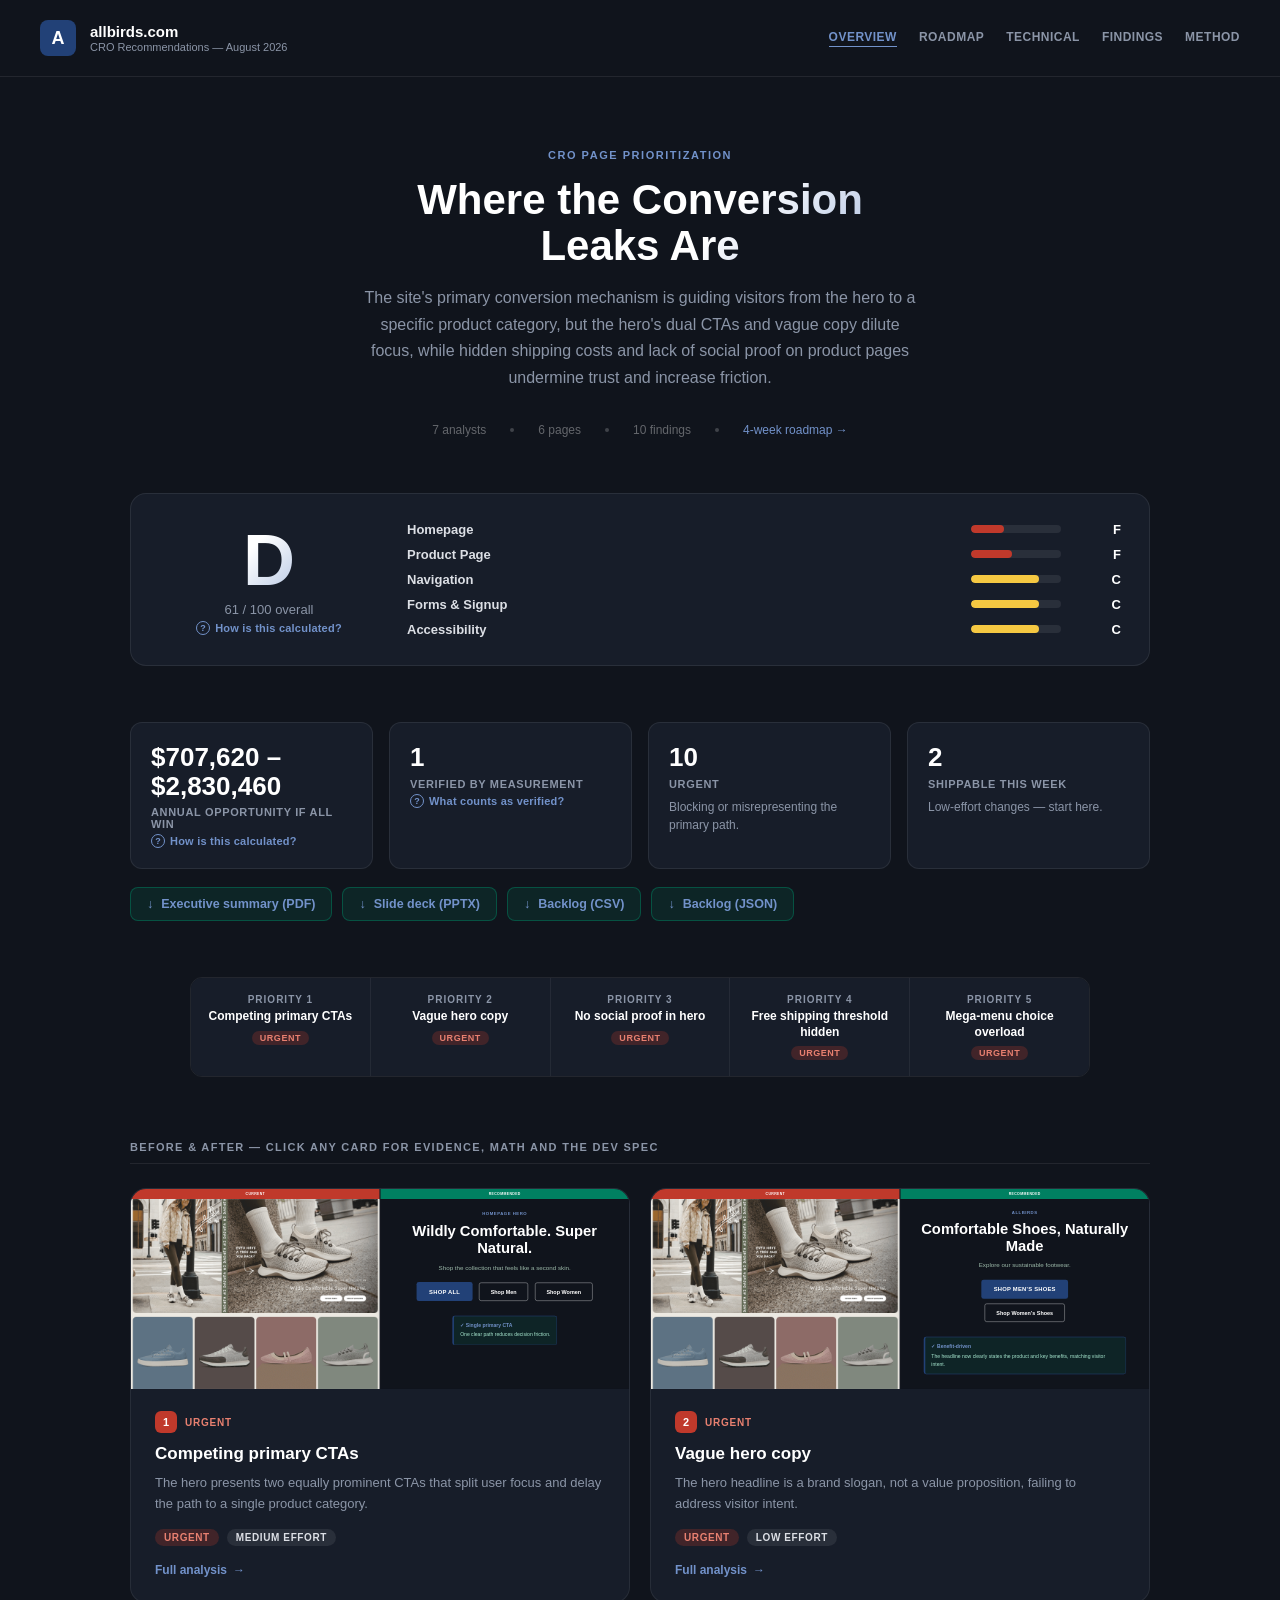
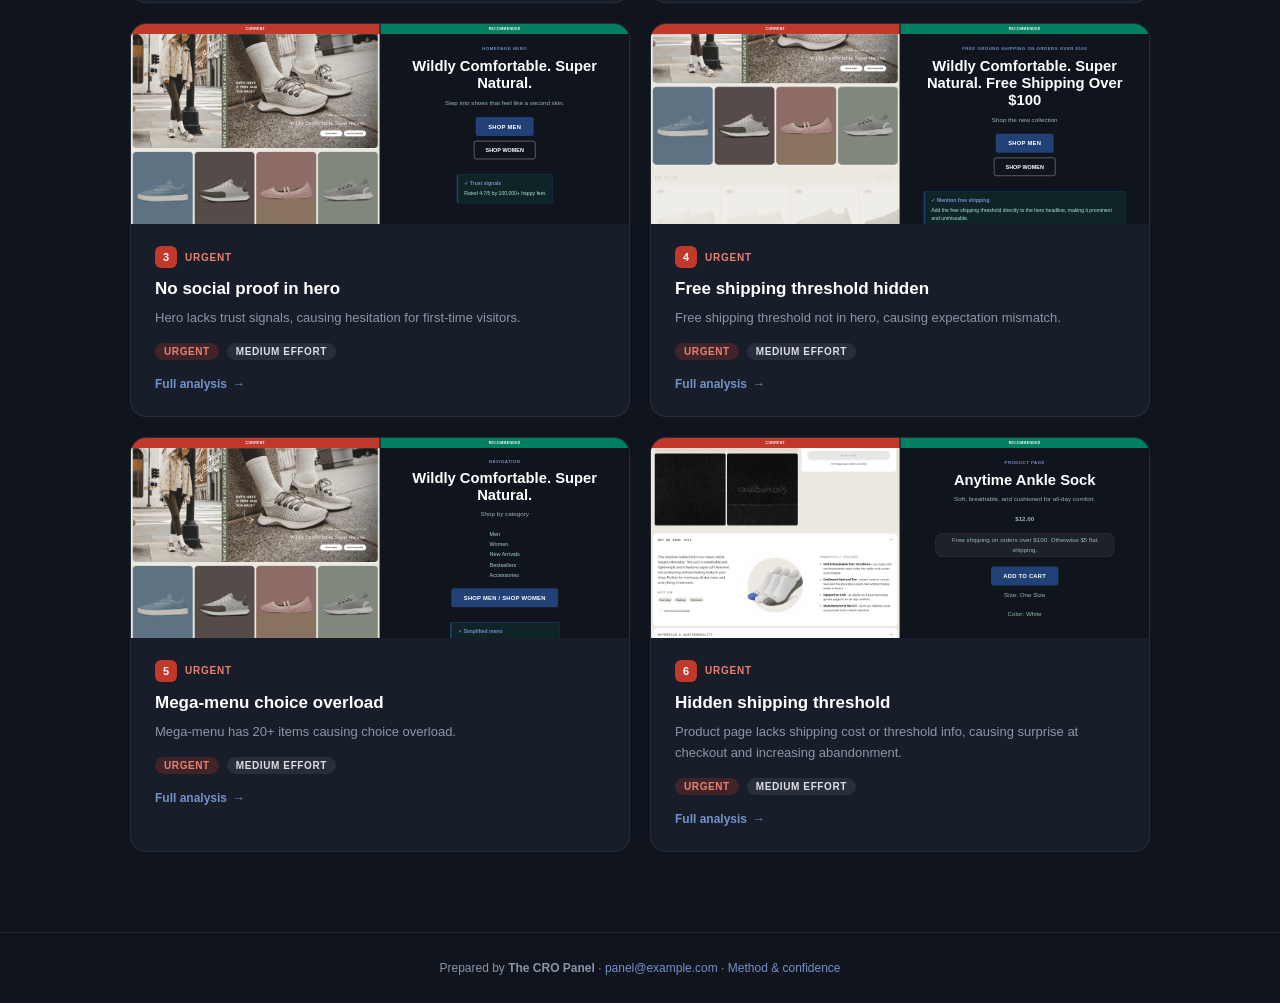
<file: index.html>
<!doctype html>
<html lang="en">
<head>
<meta charset="utf-8">
<meta name="viewport" content="width=device-width, initial-scale=1.0">
<title>allbirds.com — CRO Recommendations</title>
<link rel="stylesheet" href="cro_system.css">
<style>:root{--green:#224177;--teal:#7292ca;--navy:#10141c;--mid:#171d29;--light:#212a3b;--muted:#8b95a7;--off:#dcdfe5;}</style></head>
<body>
<header>
  <a class="logo-area" href="index.html" style="text-decoration:none">
    <div class="logo-dot">A</div>
    <div>
      <div class="logo-text">allbirds.com</div>
      <div class="logo-sub">CRO Recommendations — August 2026</div>
    </div>
  </a>
  <nav class="nav"><a href="index.html" class="active">Overview</a><a href="roadmap.html">Roadmap</a><a href="technical.html">Technical</a><a href="appendix.html">Findings</a><a href="methodology.html">Method</a></nav>
</header>

<div class="hero">
  <div class="hero-eyebrow">CRO Page Prioritization</div>
  <h1>Where the Conversion<br>Leaks Are</h1>
  <p>The site&#x27;s primary conversion mechanism is guiding visitors from the hero to a specific product category, but the hero&#x27;s dual CTAs and vague copy dilute focus, while hidden shipping costs and lack of social proof on product pages undermine trust and increase friction.</p>
  <div class="hero-meta">
    <span>7 analysts</span><span class="dot"></span>
    <span>6 pages</span><span class="dot"></span>
    <span>10 findings</span><span class="dot"></span>
    <span><a href="roadmap.html" style="color:var(--teal);text-decoration:none">4-week roadmap →</a></span>
  </div>
</div>

<div class="wrap">
  <div class="section" style="padding-top:0">
    <div class="scorecard">
      <div class="grade-dial">
        <div class="grade-letter">D</div>
        <div class="grade-score">61 / 100 overall</div>
        <button class="explain" data-m="grade">How is this calculated?</button>
      </div>
      <div class="surface-rows"><div class="surface-row"><div class="sname">Homepage</div><div class="bar-track"><div class="bar-fill bad" style="width:37%"></div></div><div class="sgrade">F</div></div><div class="surface-row"><div class="sname">Product Page</div><div class="bar-track"><div class="bar-fill bad" style="width:45%"></div></div><div class="sgrade">F</div></div><div class="surface-row"><div class="sname">Navigation</div><div class="bar-track"><div class="bar-fill warn" style="width:75%"></div></div><div class="sgrade">C</div></div><div class="surface-row"><div class="sname">Forms &amp; Signup</div><div class="bar-track"><div class="bar-fill warn" style="width:75%"></div></div><div class="sgrade">C</div></div><div class="surface-row"><div class="sname">Accessibility</div><div class="bar-track"><div class="bar-fill warn" style="width:75%"></div></div><div class="sgrade">C</div></div></div>
    </div>
  </div>

  <div class="section" style="padding-top:0;border-top:none">
    <div class="tiles">
      <div class="tile"><div class="tval">$707,620 – $2,830,460</div>
        <div class="tlabel">annual opportunity if all win</div><button class="explain" data-m="opp">How is this calculated?</button></div>
      <div class="tile"><div class="tval">1</div>
        <div class="tlabel">Verified by measurement</div><button class="explain" data-m="ver">What counts as verified?</button></div>
      <div class="tile"><div class="tval">10</div>
        <div class="tlabel">Urgent</div>
        <div class="tnote">Blocking or misrepresenting the primary path.</div></div>
      <div class="tile"><div class="tval">2</div>
        <div class="tlabel">Shippable this week</div>
        <div class="tnote">Low-effort changes — start here.</div></div>
    </div>
    <div class="dl-row">
      <a class="btn-dl" href="executive-summary.pdf" download>Executive summary (PDF)</a>
      <a class="btn-dl" href="report-deck.pptx" download>Slide deck (PPTX)</a>
      <a class="btn-dl" href="backlog.csv" download>Backlog (CSV)</a>
      <a class="btn-dl" href="backlog.json" download>Backlog (JSON)</a>
    </div>
  </div>
</div>

<div class="priority-strip"><div class="pitem"><div class="pnum">Priority 1</div><div class="ptitle">Competing primary CTAs</div><div class="pbadge badge-urgent">Urgent</div></div><div class="pitem"><div class="pnum">Priority 2</div><div class="ptitle">Vague hero copy</div><div class="pbadge badge-urgent">Urgent</div></div><div class="pitem"><div class="pnum">Priority 3</div><div class="ptitle">No social proof in hero</div><div class="pbadge badge-urgent">Urgent</div></div><div class="pitem"><div class="pnum">Priority 4</div><div class="ptitle">Free shipping threshold hidden</div><div class="pbadge badge-urgent">Urgent</div></div><div class="pitem"><div class="pnum">Priority 5</div><div class="ptitle">Mega-menu choice overload</div><div class="pbadge badge-urgent">Urgent</div></div></div>

<div class="cards-section">
  <div class="section-label">Before &amp; After — click any card for evidence, math and the dev spec</div>
  <div class="cards"><a class="card" href="finding_1_competing_primary_ctas.html">
      <div class="card-preview"><div class="preview-inner">
        <div class="preview-half">
          <div class="preview-bar bar-red">Current</div><div class="shotwrap"><img class="shot" src="shot_home.png" alt="" loading="lazy" style="object-position:center 8%"></div>
        </div>
        <div class="preview-divider"></div>
        <div class="preview-half">
          <div class="preview-bar bar-green">Recommended</div>
          <div class="preview-body"><div class="surface"><p class="eyebrow">Homepage Hero</p><h1>Wildly Comfortable. Super Natural.</h1><p>Shop the collection that feels like a second skin.</p><div><span class="btn-primary">Shop All</span> <span class="btn-secondary">Shop Men</span> <span class="btn-secondary">Shop Women</span></div><div class="win-callout"><strong>✓ Single primary CTA</strong>One clear path reduces decision friction.</div></div></div>
        </div>
      </div></div>
      <div class="card-body">
        <div class="card-priority">
          <div class="priority-num num-urgent">1</div>
          <div class="priority-label label-urgent">Urgent</div>
        </div>
        <h2>Competing primary CTAs</h2>
        <p>The hero presents two equally prominent CTAs that split user focus and delay the path to a single product category.</p>
        <div class="badge-row" style="margin-bottom:14px"><span class="badge badge-urgent">Urgent</span><span class="badge badge-effort">Medium effort</span></div>
        <span class="card-link">Full analysis <span class="arrow">→</span></span>
      </div></a><a class="card" href="finding_2_vague_hero_copy.html">
      <div class="card-preview"><div class="preview-inner">
        <div class="preview-half">
          <div class="preview-bar bar-red">Current</div><div class="shotwrap"><img class="shot" src="shot_home.png" alt="" loading="lazy" style="object-position:center 8%"></div>
        </div>
        <div class="preview-divider"></div>
        <div class="preview-half">
          <div class="preview-bar bar-green">Recommended</div>
          <div class="preview-body"><div class="surface"><div class="eyebrow">Allbirds</div><h1>Comfortable Shoes, Naturally Made</h1><p>Explore our sustainable footwear.</p><span class="btn-primary">Shop Men's Shoes</span><span class="btn-secondary">Shop Women's Shoes</span><div class="win-callout"><strong>✓ Benefit-driven</strong>The headline now clearly states the product and key benefits, matching visitor intent.</div></div></div>
        </div>
      </div></div>
      <div class="card-body">
        <div class="card-priority">
          <div class="priority-num num-urgent">2</div>
          <div class="priority-label label-urgent">Urgent</div>
        </div>
        <h2>Vague hero copy</h2>
        <p>The hero headline is a brand slogan, not a value proposition, failing to address visitor intent.</p>
        <div class="badge-row" style="margin-bottom:14px"><span class="badge badge-urgent">Urgent</span><span class="badge badge-effort">Low effort</span></div>
        <span class="card-link">Full analysis <span class="arrow">→</span></span>
      </div></a><a class="card" href="finding_3_no_social_proof_in_hero.html">
      <div class="card-preview"><div class="preview-inner">
        <div class="preview-half">
          <div class="preview-bar bar-red">Current</div><div class="shotwrap"><img class="shot" src="shot_home.png" alt="" loading="lazy" style="object-position:center 8%"></div>
        </div>
        <div class="preview-divider"></div>
        <div class="preview-half">
          <div class="preview-bar bar-green">Recommended</div>
          <div class="preview-body"><div class="surface"><p class="eyebrow">Homepage Hero</p><h1>Wildly Comfortable. Super Natural.</h1><p>Step into shoes that feel like a second skin.</p><span class="btn-primary">SHOP MEN</span><span class="btn-secondary">SHOP WOMEN</span><div class="win-callout"><strong>✓ Trust signals</strong>Rated 4.7/5 by 100,000+ happy feet.</div></div></div>
        </div>
      </div></div>
      <div class="card-body">
        <div class="card-priority">
          <div class="priority-num num-urgent">3</div>
          <div class="priority-label label-urgent">Urgent</div>
        </div>
        <h2>No social proof in hero</h2>
        <p>Hero lacks trust signals, causing hesitation for first-time visitors.</p>
        <div class="badge-row" style="margin-bottom:14px"><span class="badge badge-urgent">Urgent</span><span class="badge badge-effort">Medium effort</span></div>
        <span class="card-link">Full analysis <span class="arrow">→</span></span>
      </div></a><a class="card" href="finding_4_free_shipping_threshold_hidden.html">
      <div class="card-preview"><div class="preview-inner">
        <div class="preview-half">
          <div class="preview-bar bar-red">Current</div><div class="shotwrap"><img class="shot" src="shot_home.png" alt="" loading="lazy" style="object-position:center 22%"></div>
        </div>
        <div class="preview-divider"></div>
        <div class="preview-half">
          <div class="preview-bar bar-green">Recommended</div>
          <div class="preview-body"><div class="surface"><p class="eyebrow">Free ground shipping on orders over $100</p><h1>Wildly Comfortable. Super Natural. Free Shipping Over $100</h1><p>Shop the new collection</p><span class="btn-primary">SHOP MEN</span><span class="btn-secondary">SHOP WOMEN</span><div class="win-callout"><strong>✓ Mention free shipping</strong>Add the free shipping threshold directly to the hero headline, making it prominent and unmissable.</div></div></div>
        </div>
      </div></div>
      <div class="card-body">
        <div class="card-priority">
          <div class="priority-num num-urgent">4</div>
          <div class="priority-label label-urgent">Urgent</div>
        </div>
        <h2>Free shipping threshold hidden</h2>
        <p>Free shipping threshold not in hero, causing expectation mismatch.</p>
        <div class="badge-row" style="margin-bottom:14px"><span class="badge badge-urgent">Urgent</span><span class="badge badge-effort">Medium effort</span></div>
        <span class="card-link">Full analysis <span class="arrow">→</span></span>
      </div></a><a class="card" href="finding_5_mega_menu_choice_overload.html">
      <div class="card-preview"><div class="preview-inner">
        <div class="preview-half">
          <div class="preview-bar bar-red">Current</div><div class="shotwrap"><img class="shot" src="shot_home.png" alt="" loading="lazy" style="object-position:center 8%"></div>
        </div>
        <div class="preview-divider"></div>
        <div class="preview-half">
          <div class="preview-bar bar-green">Recommended</div>
          <div class="preview-body"><div class="surface"><div class="eyebrow">Navigation</div><h1>Wildly Comfortable. Super Natural.</h1><p>Shop by category</p><ul><li>Men</li><li>Women</li><li>New Arrivals</li><li>Bestsellers</li><li>Accessories</li></ul><span class="btn-primary">SHOP MEN / SHOP WOMEN</span><div class="win-callout"><strong>✓ Simplified menu</strong>5 clear categories reduce choice overload.</div></div></div>
        </div>
      </div></div>
      <div class="card-body">
        <div class="card-priority">
          <div class="priority-num num-urgent">5</div>
          <div class="priority-label label-urgent">Urgent</div>
        </div>
        <h2>Mega-menu choice overload</h2>
        <p>Mega-menu has 20+ items causing choice overload.</p>
        <div class="badge-row" style="margin-bottom:14px"><span class="badge badge-urgent">Urgent</span><span class="badge badge-effort">Medium effort</span></div>
        <span class="card-link">Full analysis <span class="arrow">→</span></span>
      </div></a><a class="card" href="finding_6_hidden_shipping_threshold.html">
      <div class="card-preview"><div class="preview-inner">
        <div class="preview-half">
          <div class="preview-bar bar-red">Current</div><div class="shotwrap"><img class="shot" src="shot_products_anytime_ankle_sock.png" alt="" loading="lazy" style="object-position:center 22%"></div>
        </div>
        <div class="preview-divider"></div>
        <div class="preview-half">
          <div class="preview-bar bar-green">Recommended</div>
          <div class="preview-body"><div class="surface"><p class="eyebrow">Product Page</p><h1>Anytime Ankle Sock</h1><p>Soft, breathable, and cushioned for all-day comfort.</p><p class="price">$12.00</p><p class="pill">Free shipping on orders over $100. Otherwise $5 flat shipping.</p><span class="btn-primary">Add to Cart</span><p>Size: One Size</p><p>Color: White</p><div class="win-callout"><strong>✓ Show shipping upfront</strong>Add a clear shipping notice directly below the price and above the primary call-to-action.</div></div></div>
        </div>
      </div></div>
      <div class="card-body">
        <div class="card-priority">
          <div class="priority-num num-urgent">6</div>
          <div class="priority-label label-urgent">Urgent</div>
        </div>
        <h2>Hidden shipping threshold</h2>
        <p>Product page lacks shipping cost or threshold info, causing surprise at checkout and increasing abandonment.</p>
        <div class="badge-row" style="margin-bottom:14px"><span class="badge badge-urgent">Urgent</span><span class="badge badge-effort">Medium effort</span></div>
        <span class="card-link">Full analysis <span class="arrow">→</span></span>
      </div></a></div>
</div>
<div class="footer">
  Prepared by <strong>The CRO Panel</strong> · <a href="mailto:panel@example.com">panel@example.com</a> · <a href="methodology.html">Method &amp; confidence</a>
</div>
<div class="modal-overlay" id="modal-root"><div class="modal-box"></div></div>
<template id="m-grade"><h3>How the grade is calculated</h3><p>Each surface starts at 100. The worst issue costs its full penalty — Urgent 25, High 12, Medium 5 — and each further issue costs 30% less than the one before, because the fifth problem on a page does not damage it as much as the first.</p><div class="formula">surface = 100 − Σ penalty × 0.7ⁱ&nbsp;&nbsp;(worst first)
overall = mean of surface scores</div><table><tr><th>Surface</th><th>Urgent</th><th>High</th><th>Score</th><th>Grade</th></tr><tr><td>Homepage</td><td class='num'>4</td><td class='num'>0</td><td class='num'>37</td><td class='num'>F</td></tr><tr><td>Product Page</td><td class='num'>3</td><td class='num'>0</td><td class='num'>45</td><td class='num'>F</td></tr><tr><td>Navigation</td><td class='num'>1</td><td class='num'>0</td><td class='num'>75</td><td class='num'>C</td></tr><tr><td>Forms &amp; Signup</td><td class='num'>1</td><td class='num'>0</td><td class='num'>75</td><td class='num'>C</td></tr><tr><td>Accessibility</td><td class='num'>1</td><td class='num'>0</td><td class='num'>75</td><td class='num'>C</td></tr></table><p>Grades: A 90+, B 80+, C 70+, D 60+, F below 60.</p></template><template id="m-opp"><h3>How the total is calculated</h3><p>The sum of every finding's individual range. Each row is traffic × conversion × assumed lift band × order value:</p><table><tr><th>Finding</th><th>Lift band</th><th>Range</th></tr><tr><td>Competing primary CTAs</td><td class='num'>2.0–8.0%</td><td class='num'>$70,762–$283,046</td></tr><tr><td>Vague hero copy</td><td class='num'>2.0–8.0%</td><td class='num'>$70,762–$283,046</td></tr><tr><td>No social proof in hero</td><td class='num'>2.0–8.0%</td><td class='num'>$70,762–$283,046</td></tr><tr><td>Free shipping threshold hidden</td><td class='num'>2.0–8.0%</td><td class='num'>$70,762–$283,046</td></tr><tr><td>Mega-menu choice overload</td><td class='num'>2.0–8.0%</td><td class='num'>$70,762–$283,046</td></tr><tr><td>Hidden shipping threshold</td><td class='num'>2.0–8.0%</td><td class='num'>$70,762–$283,046</td></tr><tr><td>No visible reviews on product page</td><td class='num'>2.0–8.0%</td><td class='num'>$70,762–$283,046</td></tr><tr><td>Out-of-stock notification without email capture</td><td class='num'>2.0–8.0%</td><td class='num'>$70,762–$283,046</td></tr><tr><td>Email-only signup without incentive</td><td class='num'>2.0–8.0%</td><td class='num'>$70,762–$283,046</td></tr><tr><td>Controls without accessible names</td><td class='num'>2.0–8.0%</td><td class='num'>$70,762–$283,046</td></tr></table><p>Inputs supplied by the client: 180,000 visits/month, $78 average order, 2.10% baseline conversion.</p><p><strong>Caveat that applies to every row:</strong> Across 127,000 experiments, 12% produced a statistically significant improvement on the primary metric; a healthy programme win rate is 10-30%. These are prizes if changes work, not forecasts.</p></template><template id="m-ver"><h3>What &#x27;verified&#x27; means</h3><p>A verified finding was measured directly — real-user field data, security headers, accessibility defects counted in the markup — and is reproducible by anyone. Everything else is expert inspection: valuable, but a hypothesis until tested.</p></template><script>
(function(){
  var root=document.getElementById('modal-root');
  function close(){root.classList.remove('open');}
  document.addEventListener('click',function(e){
    var b=e.target.closest('[data-m]');
    if(b){var t=document.getElementById('m-'+b.getAttribute('data-m'));
      if(t){root.querySelector('.modal-box').innerHTML=
        '<button class="modal-close" aria-label="Close">\u00d7</button>'+t.innerHTML;
        root.classList.add('open');}return;}
    if(e.target.closest('.modal-close')||e.target===root)close();
  });
  document.addEventListener('keydown',function(e){if(e.key==='Escape')close();});
  function scale(){
    document.querySelectorAll('.card-preview .preview-inner').forEach(function(el){
      var w=el.parentElement.clientWidth;if(!w)return;
      var s=w/1280;el.style.transform='scale('+s+')';
      el.parentElement.style.height=Math.round(514*s)+'px';});
  }
  scale();window.addEventListener('resize',scale);
  function pos(){
    document.querySelectorAll('.shot-scroll[data-frac]').forEach(function(el){
      var img=el.querySelector('img');
      var go=function(){var f=parseFloat(el.getAttribute('data-frac'))||0;
        el.scrollTop=f*(el.scrollHeight-el.clientHeight);};
      if(img&&!img.complete){img.addEventListener('load',go);}else{go();}
    });
  }
  pos();
})();
</script>
</body>
</html>
</file>
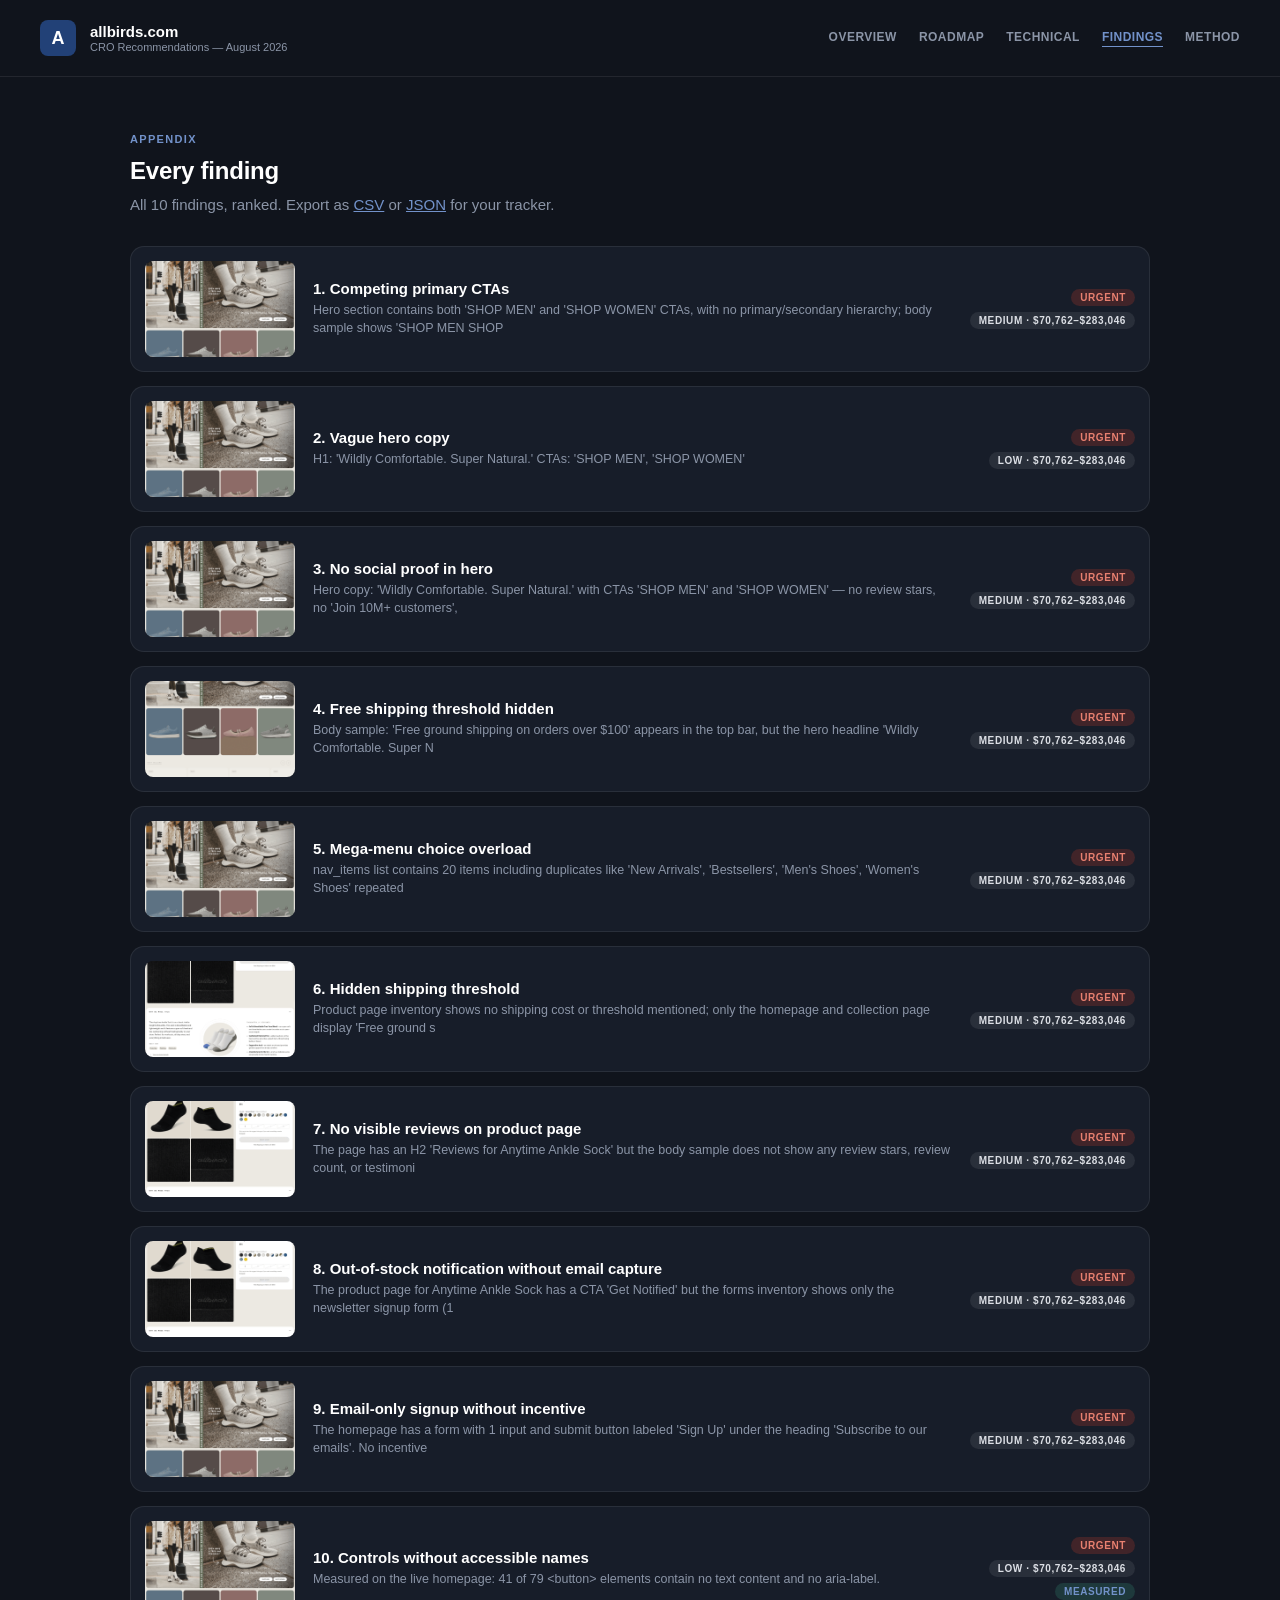
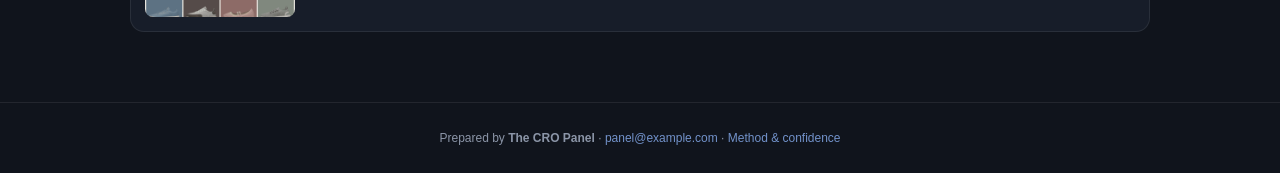
<file: appendix.html>
<!doctype html>
<html lang="en">
<head>
<meta charset="utf-8">
<meta name="viewport" content="width=device-width, initial-scale=1.0">
<title>All findings — allbirds.com</title>
<link rel="stylesheet" href="cro_system.css">
<style>:root{--green:#224177;--teal:#7292ca;--navy:#10141c;--mid:#171d29;--light:#212a3b;--muted:#8b95a7;--off:#dcdfe5;}</style></head>
<body>
<header>
  <a class="logo-area" href="index.html" style="text-decoration:none">
    <div class="logo-dot">A</div>
    <div>
      <div class="logo-text">allbirds.com</div>
      <div class="logo-sub">CRO Recommendations — August 2026</div>
    </div>
  </a>
  <nav class="nav"><a href="index.html">Overview</a><a href="roadmap.html">Roadmap</a><a href="technical.html">Technical</a><a href="appendix.html" class="active">Findings</a><a href="methodology.html">Method</a></nav>
</header>

<div class="wrap">
  <div class="section">
    <div class="eyebrow-label">Appendix</div>
    <h2 class="section-title">Every finding</h2>
    <p class="section-intro">All 10 findings, ranked. Export as
      <a href="backlog.csv" style="color:var(--teal)">CSV</a> or
      <a href="backlog.json" style="color:var(--teal)">JSON</a> for your tracker.</p>
    <a class="finding-row" href="finding_1_competing_primary_ctas.html">
      <div class="finding-thumb"><img src="shot_home.png" alt="" loading="lazy" style="object-position:center 8%"></div>
      <div class="fr-body">
        <h3>1. Competing primary CTAs</h3>
        <p>Hero section contains both &#x27;SHOP MEN&#x27; and &#x27;SHOP WOMEN&#x27; CTAs, with no primary/secondary hierarchy; body sample shows &#x27;SHOP MEN SHOP</p>
      </div>
      <div class="fr-meta">
        <span class="badge badge-urgent">Urgent</span>
        <span class="badge badge-effort">Medium · $70,762–$283,046</span>
        
      </div>
    </a><a class="finding-row" href="finding_2_vague_hero_copy.html">
      <div class="finding-thumb"><img src="shot_home.png" alt="" loading="lazy" style="object-position:center 8%"></div>
      <div class="fr-body">
        <h3>2. Vague hero copy</h3>
        <p>H1: &#x27;Wildly Comfortable. Super Natural.&#x27; CTAs: &#x27;SHOP MEN&#x27;, &#x27;SHOP WOMEN&#x27;</p>
      </div>
      <div class="fr-meta">
        <span class="badge badge-urgent">Urgent</span>
        <span class="badge badge-effort">Low · $70,762–$283,046</span>
        
      </div>
    </a><a class="finding-row" href="finding_3_no_social_proof_in_hero.html">
      <div class="finding-thumb"><img src="shot_home.png" alt="" loading="lazy" style="object-position:center 8%"></div>
      <div class="fr-body">
        <h3>3. No social proof in hero</h3>
        <p>Hero copy: &#x27;Wildly Comfortable. Super Natural.&#x27; with CTAs &#x27;SHOP MEN&#x27; and &#x27;SHOP WOMEN&#x27; — no review stars, no &#x27;Join 10M+ customers&#x27;,</p>
      </div>
      <div class="fr-meta">
        <span class="badge badge-urgent">Urgent</span>
        <span class="badge badge-effort">Medium · $70,762–$283,046</span>
        
      </div>
    </a><a class="finding-row" href="finding_4_free_shipping_threshold_hidden.html">
      <div class="finding-thumb"><img src="shot_home.png" alt="" loading="lazy" style="object-position:center 22%"></div>
      <div class="fr-body">
        <h3>4. Free shipping threshold hidden</h3>
        <p>Body sample: &#x27;Free ground shipping on orders over $100&#x27; appears in the top bar, but the hero headline &#x27;Wildly Comfortable. Super N</p>
      </div>
      <div class="fr-meta">
        <span class="badge badge-urgent">Urgent</span>
        <span class="badge badge-effort">Medium · $70,762–$283,046</span>
        
      </div>
    </a><a class="finding-row" href="finding_5_mega_menu_choice_overload.html">
      <div class="finding-thumb"><img src="shot_home.png" alt="" loading="lazy" style="object-position:center 8%"></div>
      <div class="fr-body">
        <h3>5. Mega-menu choice overload</h3>
        <p>nav_items list contains 20 items including duplicates like &#x27;New Arrivals&#x27;, &#x27;Bestsellers&#x27;, &#x27;Men&#x27;s Shoes&#x27;, &#x27;Women&#x27;s Shoes&#x27; repeated </p>
      </div>
      <div class="fr-meta">
        <span class="badge badge-urgent">Urgent</span>
        <span class="badge badge-effort">Medium · $70,762–$283,046</span>
        
      </div>
    </a><a class="finding-row" href="finding_6_hidden_shipping_threshold.html">
      <div class="finding-thumb"><img src="shot_products_anytime_ankle_sock.png" alt="" loading="lazy" style="object-position:center 22%"></div>
      <div class="fr-body">
        <h3>6. Hidden shipping threshold</h3>
        <p>Product page inventory shows no shipping cost or threshold mentioned; only the homepage and collection page display &#x27;Free ground s</p>
      </div>
      <div class="fr-meta">
        <span class="badge badge-urgent">Urgent</span>
        <span class="badge badge-effort">Medium · $70,762–$283,046</span>
        
      </div>
    </a><a class="finding-row" href="finding_7_no_visible_reviews_on_product_page.html">
      <div class="finding-thumb"><img src="shot_products_anytime_ankle_sock.png" alt="" loading="lazy" style="object-position:center 8%"></div>
      <div class="fr-body">
        <h3>7. No visible reviews on product page</h3>
        <p>The page has an H2 &#x27;Reviews for Anytime Ankle Sock&#x27; but the body sample does not show any review stars, review count, or testimoni</p>
      </div>
      <div class="fr-meta">
        <span class="badge badge-urgent">Urgent</span>
        <span class="badge badge-effort">Medium · $70,762–$283,046</span>
        
      </div>
    </a><a class="finding-row" href="finding_8_out_of_stock_notification_without_email_capture.html">
      <div class="finding-thumb"><img src="shot_products_anytime_ankle_sock.png" alt="" loading="lazy" style="object-position:center 8%"></div>
      <div class="fr-body">
        <h3>8. Out-of-stock notification without email capture</h3>
        <p>The product page for Anytime Ankle Sock has a CTA &#x27;Get Notified&#x27; but the forms inventory shows only the newsletter signup form (1 </p>
      </div>
      <div class="fr-meta">
        <span class="badge badge-urgent">Urgent</span>
        <span class="badge badge-effort">Medium · $70,762–$283,046</span>
        
      </div>
    </a><a class="finding-row" href="finding_9_email_only_signup_without_incentive.html">
      <div class="finding-thumb"><img src="shot_home.png" alt="" loading="lazy" style="object-position:center 8%"></div>
      <div class="fr-body">
        <h3>9. Email-only signup without incentive</h3>
        <p>The homepage has a form with 1 input and submit button labeled &#x27;Sign Up&#x27; under the heading &#x27;Subscribe to our emails&#x27;. No incentive</p>
      </div>
      <div class="fr-meta">
        <span class="badge badge-urgent">Urgent</span>
        <span class="badge badge-effort">Medium · $70,762–$283,046</span>
        
      </div>
    </a><a class="finding-row" href="finding_10_controls_without_accessible_names.html">
      <div class="finding-thumb"><img src="shot_home.png" alt="" loading="lazy" style="object-position:center 8%"></div>
      <div class="fr-body">
        <h3>10. Controls without accessible names</h3>
        <p>Measured on the live homepage: 41 of 79 &lt;button&gt; elements contain no text content and no aria-label.</p>
      </div>
      <div class="fr-meta">
        <span class="badge badge-urgent">Urgent</span>
        <span class="badge badge-effort">Low · $70,762–$283,046</span>
        <span class="badge badge-verified">Measured</span>
      </div>
    </a>
  </div>
</div>
<div class="footer">
  Prepared by <strong>The CRO Panel</strong> · <a href="mailto:panel@example.com">panel@example.com</a> · <a href="methodology.html">Method &amp; confidence</a>
</div>
<div class="modal-overlay" id="modal-root"><div class="modal-box"></div></div>
<script>
(function(){
  var root=document.getElementById('modal-root');
  function close(){root.classList.remove('open');}
  document.addEventListener('click',function(e){
    var b=e.target.closest('[data-m]');
    if(b){var t=document.getElementById('m-'+b.getAttribute('data-m'));
      if(t){root.querySelector('.modal-box').innerHTML=
        '<button class="modal-close" aria-label="Close">\u00d7</button>'+t.innerHTML;
        root.classList.add('open');}return;}
    if(e.target.closest('.modal-close')||e.target===root)close();
  });
  document.addEventListener('keydown',function(e){if(e.key==='Escape')close();});
  function scale(){
    document.querySelectorAll('.card-preview .preview-inner').forEach(function(el){
      var w=el.parentElement.clientWidth;if(!w)return;
      var s=w/1280;el.style.transform='scale('+s+')';
      el.parentElement.style.height=Math.round(514*s)+'px';});
  }
  scale();window.addEventListener('resize',scale);
  function pos(){
    document.querySelectorAll('.shot-scroll[data-frac]').forEach(function(el){
      var img=el.querySelector('img');
      var go=function(){var f=parseFloat(el.getAttribute('data-frac'))||0;
        el.scrollTop=f*(el.scrollHeight-el.clientHeight);};
      if(img&&!img.complete){img.addEventListener('load',go);}else{go();}
    });
  }
  pos();
})();
</script>
</body>
</html>
</file>
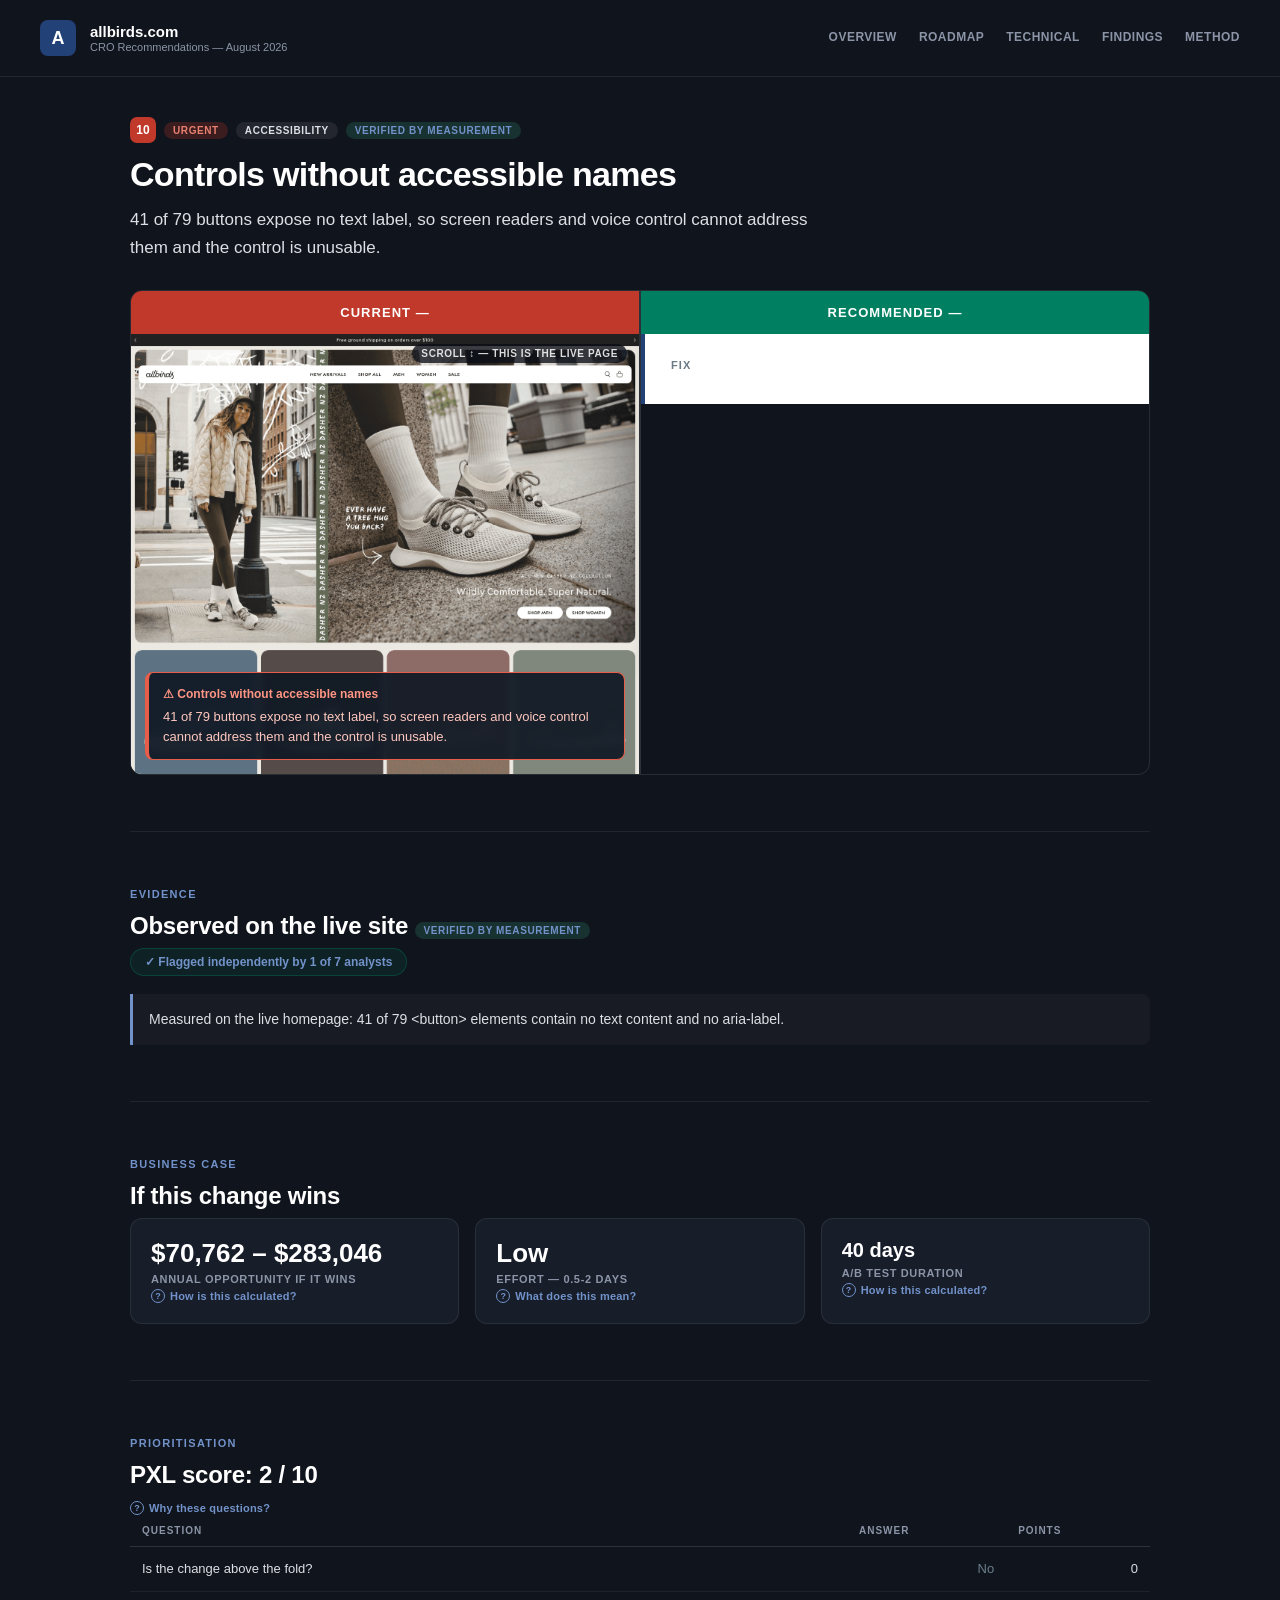
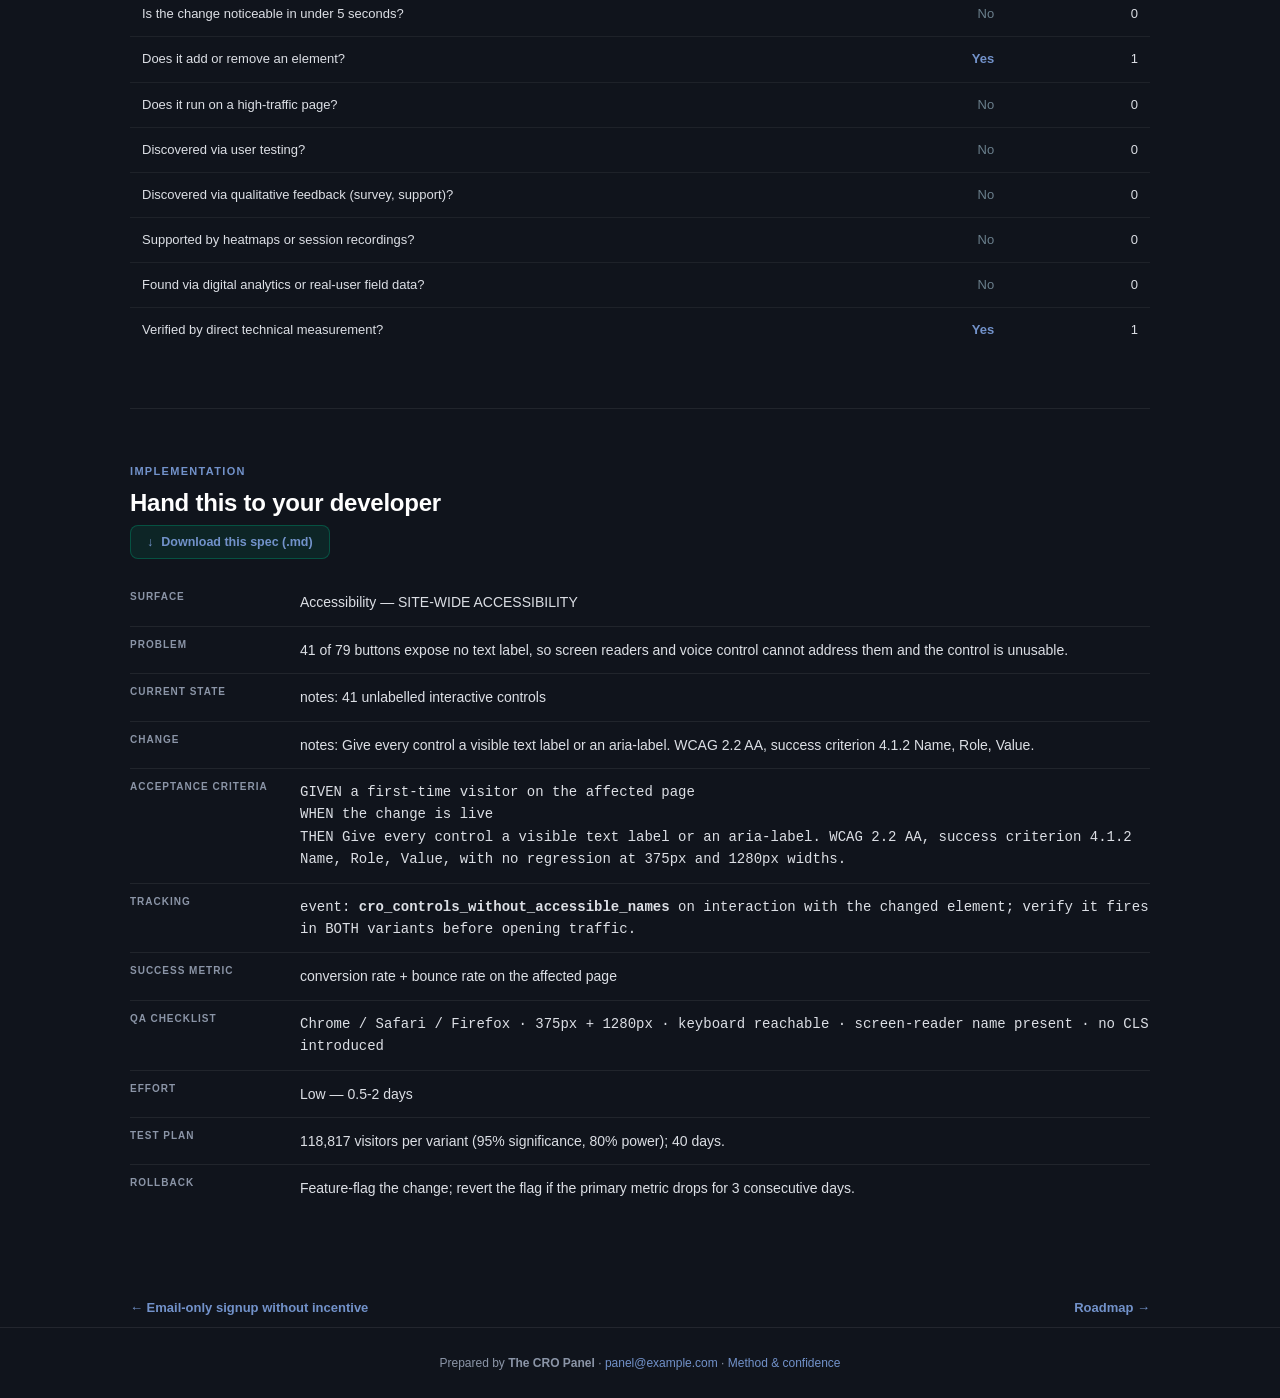
<file: finding_10_controls_without_accessible_names.html>
<!doctype html>
<html lang="en">
<head>
<meta charset="utf-8">
<meta name="viewport" content="width=device-width, initial-scale=1.0">
<title>Controls without accessible names — allbirds.com</title>
<link rel="stylesheet" href="cro_system.css">
<style>:root{--green:#224177;--teal:#7292ca;--navy:#10141c;--mid:#171d29;--light:#212a3b;--muted:#8b95a7;--off:#dcdfe5;}</style></head>
<body>
<header>
  <a class="logo-area" href="index.html" style="text-decoration:none">
    <div class="logo-dot">A</div>
    <div>
      <div class="logo-text">allbirds.com</div>
      <div class="logo-sub">CRO Recommendations — August 2026</div>
    </div>
  </a>
  <nav class="nav"><a href="index.html">Overview</a><a href="roadmap.html">Roadmap</a><a href="technical.html">Technical</a><a href="appendix.html">Findings</a><a href="methodology.html">Method</a></nav>
</header>

<div class="wrap">
  <div class="finding-head">
    <div class="badge-row">
      <span class="rank-chip rank-urgent">10</span>
      <span class="badge badge-urgent">Urgent</span>
      <span class="badge badge-effort">Accessibility</span>
      <span class="badge badge-verified">Verified by measurement</span>
    </div>
    <h1>Controls without accessible names</h1>
    <p class="thesis">41 of 79 buttons expose no text label, so screen readers and voice control cannot address them and the control is unusable.</p>
  </div>
  
  <div class="section" style="padding-top:0;border-top:none">
    <div class="split">
      <div class="col">
        <div class="label-bar label-current">CURRENT — </div>
        <div class="shotwrap"><div class="shot-scroll" data-frac="0.05"><img class="shot-full" src="shot_home.png" alt="Full-page screenshot of the current page" loading="lazy"></div><div class="shot-hint">scroll ↕ — this is the live page</div><div class="shot-tag"><strong>⚠ Controls without accessible names</strong>41 of 79 buttons expose no text label, so screen readers and voice control cannot address them and the control is unusable.</div></div>
      </div>
      <div class="divider"></div>
      <div class="col">
        <div class="label-bar label-recommended">RECOMMENDED — </div>
        
        <div class="annotation good"><strong>Fix</strong></div>
      </div>
    </div>
  </div>
  
<div class="section">
  <div class="eyebrow-label">Evidence</div>
  <h2 class="section-title">Observed on the live site <span class="badge badge-verified">Verified by measurement</span></h2>
  <div class="agreement">✓ Flagged independently by 1 of 7 analysts</div>
  <ul class="evidence-list"><li>Measured on the live homepage: 41 of 79 &lt;button&gt; elements contain no text content and no aria-label.</li></ul>
</div>
  
<div class="section">
  <div class="eyebrow-label">Business case</div>
  <h2 class="section-title">If this change wins</h2>
  <div class="tiles" style="grid-template-columns:repeat(3,1fr)">
    <div class="tile">
      <div class="tval">$70,762 – $283,046</div>
      <div class="tlabel">annual opportunity if it wins</div>
      <button class="explain" data-m="size-10">How is this calculated?</button>
    </div>
    <div class="tile">
      <div class="tval">Low</div>
      <div class="tlabel">Effort — 0.5-2 days</div>
      <button class="explain" data-m="eff-10">What does this mean?</button>
    </div>
    <div class="tile">
      <div class="tval" style="font-size:20px">40 days</div>
      <div class="tlabel">A/B test duration</div>
      <button class="explain" data-m="test-10">How is this calculated?</button>
    </div>
  </div>
</div>
  
<div class="section">
  <div class="eyebrow-label">Prioritisation</div>
  <h2 class="section-title">PXL score: 2 / 10</h2>
  <button class="explain" data-m="pxl-10">Why these questions?</button>
  <div class="tscroll"><table class="dtable">
    <thead><tr><th>Question</th><th class="num">Answer</th><th class="num">Points</th></tr></thead>
    <tbody><tr><td>Is the change above the fold?</td><td class="num no">No</td><td class="num">0</td></tr><tr><td>Is the change noticeable in under 5 seconds?</td><td class="num no">No</td><td class="num">0</td></tr><tr><td>Does it add or remove an element?</td><td class="num yes">Yes</td><td class="num">1</td></tr><tr><td>Does it run on a high-traffic page?</td><td class="num no">No</td><td class="num">0</td></tr><tr><td>Discovered via user testing?</td><td class="num no">No</td><td class="num">0</td></tr><tr><td>Discovered via qualitative feedback (survey, support)?</td><td class="num no">No</td><td class="num">0</td></tr><tr><td>Supported by heatmaps or session recordings?</td><td class="num no">No</td><td class="num">0</td></tr><tr><td>Found via digital analytics or real-user field data?</td><td class="num no">No</td><td class="num">0</td></tr><tr><td>Verified by direct technical measurement?</td><td class="num yes">Yes</td><td class="num">1</td></tr></tbody>
  </table></div>
</div>
  
<div class="section">
  <div class="eyebrow-label">Implementation</div>
  <h2 class="section-title">Hand this to your developer</h2>
  <div class="dl-row" style="margin:0 0 20px">
    <a class="btn-dl" href="dev_spec_10_controls_without_accessible_names.md" download>Download this spec (.md)</a>
  </div>
  <dl class="spec">
    <dt>Surface</dt><dd>Accessibility — SITE-WIDE ACCESSIBILITY</dd>
    <dt>Problem</dt><dd>41 of 79 buttons expose no text label, so screen readers and voice control cannot address them and the control is unusable.</dd>
    <dt>Current state</dt><dd>notes: 41 unlabelled interactive controls</dd>
    <dt>Change</dt><dd>notes: Give every control a visible text label or an aria-label. WCAG 2.2 AA, success criterion 4.1.2 Name, Role, Value.</dd>
    <dt>Acceptance criteria</dt><dd class="mono">GIVEN a first-time visitor on the affected page<br>
      WHEN the change is live<br>
      THEN Give every control a visible text label or an aria-label. WCAG 2.2 AA, success criterion 4.1.2 Name, Role, Value,
      with no regression at 375px and 1280px widths.</dd>
    <dt>Tracking</dt><dd class="mono">event: <strong>cro_controls_without_accessible_names</strong> on interaction with the
      changed element; verify it fires in BOTH variants before opening traffic.</dd>
    <dt>Success metric</dt><dd>conversion rate + bounce rate on the affected page</dd>
    <dt>QA checklist</dt><dd class="mono">Chrome / Safari / Firefox · 375px + 1280px ·
      keyboard reachable · screen-reader name present · no CLS introduced</dd>
    <dt>Effort</dt><dd>Low —
      0.5-2 days</dd>
    <dt>Test plan</dt><dd>118,817 visitors per variant
      (95% significance, 80% power);
      40 days.</dd>
    <dt>Rollback</dt><dd>Feature-flag the change; revert the flag if the primary metric
      drops for 3 consecutive days.</dd>
  </dl>
</div>
  <div class="pager"><a href="finding_9_email_only_signup_without_incentive.html">← Email-only signup without incentive</a><a href="roadmap.html">Roadmap →</a></div>
</div>
<div class="footer">
  Prepared by <strong>The CRO Panel</strong> · <a href="mailto:panel@example.com">panel@example.com</a> · <a href="methodology.html">Method &amp; confidence</a>
</div>
<div class="modal-overlay" id="modal-root"><div class="modal-box"></div></div>
<template id="m-size-10"><h3>How this range is calculated</h3><p>Result: <strong>$70,762 – $283,046 / yr</strong></p><div class="formula">annual visits × baseline conversion × relative lift × order value
= 2,160,000 annual visits x 2.10% conversion x 2.0-8.0% relative lift x $78 order value</div><p>The 2.0–8.0% relative-lift band is an assumption bounded by severity (Urgent), not a prediction.</p><p><strong>Why the range is conservative:</strong> Across 127,000 experiments, 12% produced a statistically significant improvement on the primary metric; a healthy programme win rate is 10-30%. Winning tests also overstate their true effect, so treat this as the prize if the change works — never expected revenue.</p></template><template id="m-eff-10"><h3>How effort is estimated</h3><table><tr><th>Bracket</th><th>Days</th><th>Typical scope</th></tr><tr><td>Low</td><td class='num'>0.5–2</td><td>copy, colour, labels, image swaps</td></tr><tr><td>Medium</td><td class='num'>2–5</td><td>layout shifts, form changes, new modules</td></tr><tr><td>High</td><td class='num'>5+</td><td>personalisation, funnel work, integrations</td></tr></table><p>Assigned by matching the recommended change against these scopes; the estimate is a bracket, not a quote.</p></template><template id="m-test-10"><h3>Sample size math</h3><p>Two-proportion z-test, the standard pre-test sample-size calculation:</p><div class="formula">n = [z&#8320;.&#8320;&#8322;&#8325;·√(2·p̄·(1−p̄)) + z&#8320;.&#8322;&#8320;·√(p₁(1−p₁)+p₂(1−p₂))]² / (p₁−p₂)²</div><table><tr><td>Baseline conversion</td><td class='num'>2.1%</td></tr><tr><td>Significance / power</td><td class='num'>95% / 80%</td></tr><tr><td>Sample per variant, 8.0% lift</td><td class='num'>118,817</td></tr><tr><td>Sample per variant, 2.0% lift</td><td class='num'>1,847,435</td></tr></table><p>Halving the minimum detectable effect roughly quadruples the sample required, which is why the conservative figure is so much larger.</p></template><template id="m-pxl-10"><h3>What PXL is</h3><p>PXL is CXL's prioritisation framework: binary questions instead of subjective 1–10 guesses, weighted toward evidence.</p><p>Findings discovered by inspection score zero on all four evidence questions — that is the honest signal, not a defect. Findings verified by direct measurement earn the extension point and, where real-user field data is involved, the analytics point.</p><p>The full rubric is on the <a href="methodology.html" style="color:var(--teal)">method page</a>.</p></template><script>
(function(){
  var root=document.getElementById('modal-root');
  function close(){root.classList.remove('open');}
  document.addEventListener('click',function(e){
    var b=e.target.closest('[data-m]');
    if(b){var t=document.getElementById('m-'+b.getAttribute('data-m'));
      if(t){root.querySelector('.modal-box').innerHTML=
        '<button class="modal-close" aria-label="Close">\u00d7</button>'+t.innerHTML;
        root.classList.add('open');}return;}
    if(e.target.closest('.modal-close')||e.target===root)close();
  });
  document.addEventListener('keydown',function(e){if(e.key==='Escape')close();});
  function scale(){
    document.querySelectorAll('.card-preview .preview-inner').forEach(function(el){
      var w=el.parentElement.clientWidth;if(!w)return;
      var s=w/1280;el.style.transform='scale('+s+')';
      el.parentElement.style.height=Math.round(514*s)+'px';});
  }
  scale();window.addEventListener('resize',scale);
  function pos(){
    document.querySelectorAll('.shot-scroll[data-frac]').forEach(function(el){
      var img=el.querySelector('img');
      var go=function(){var f=parseFloat(el.getAttribute('data-frac'))||0;
        el.scrollTop=f*(el.scrollHeight-el.clientHeight);};
      if(img&&!img.complete){img.addEventListener('load',go);}else{go();}
    });
  }
  pos();
})();
</script>
</body>
</html>
</file>
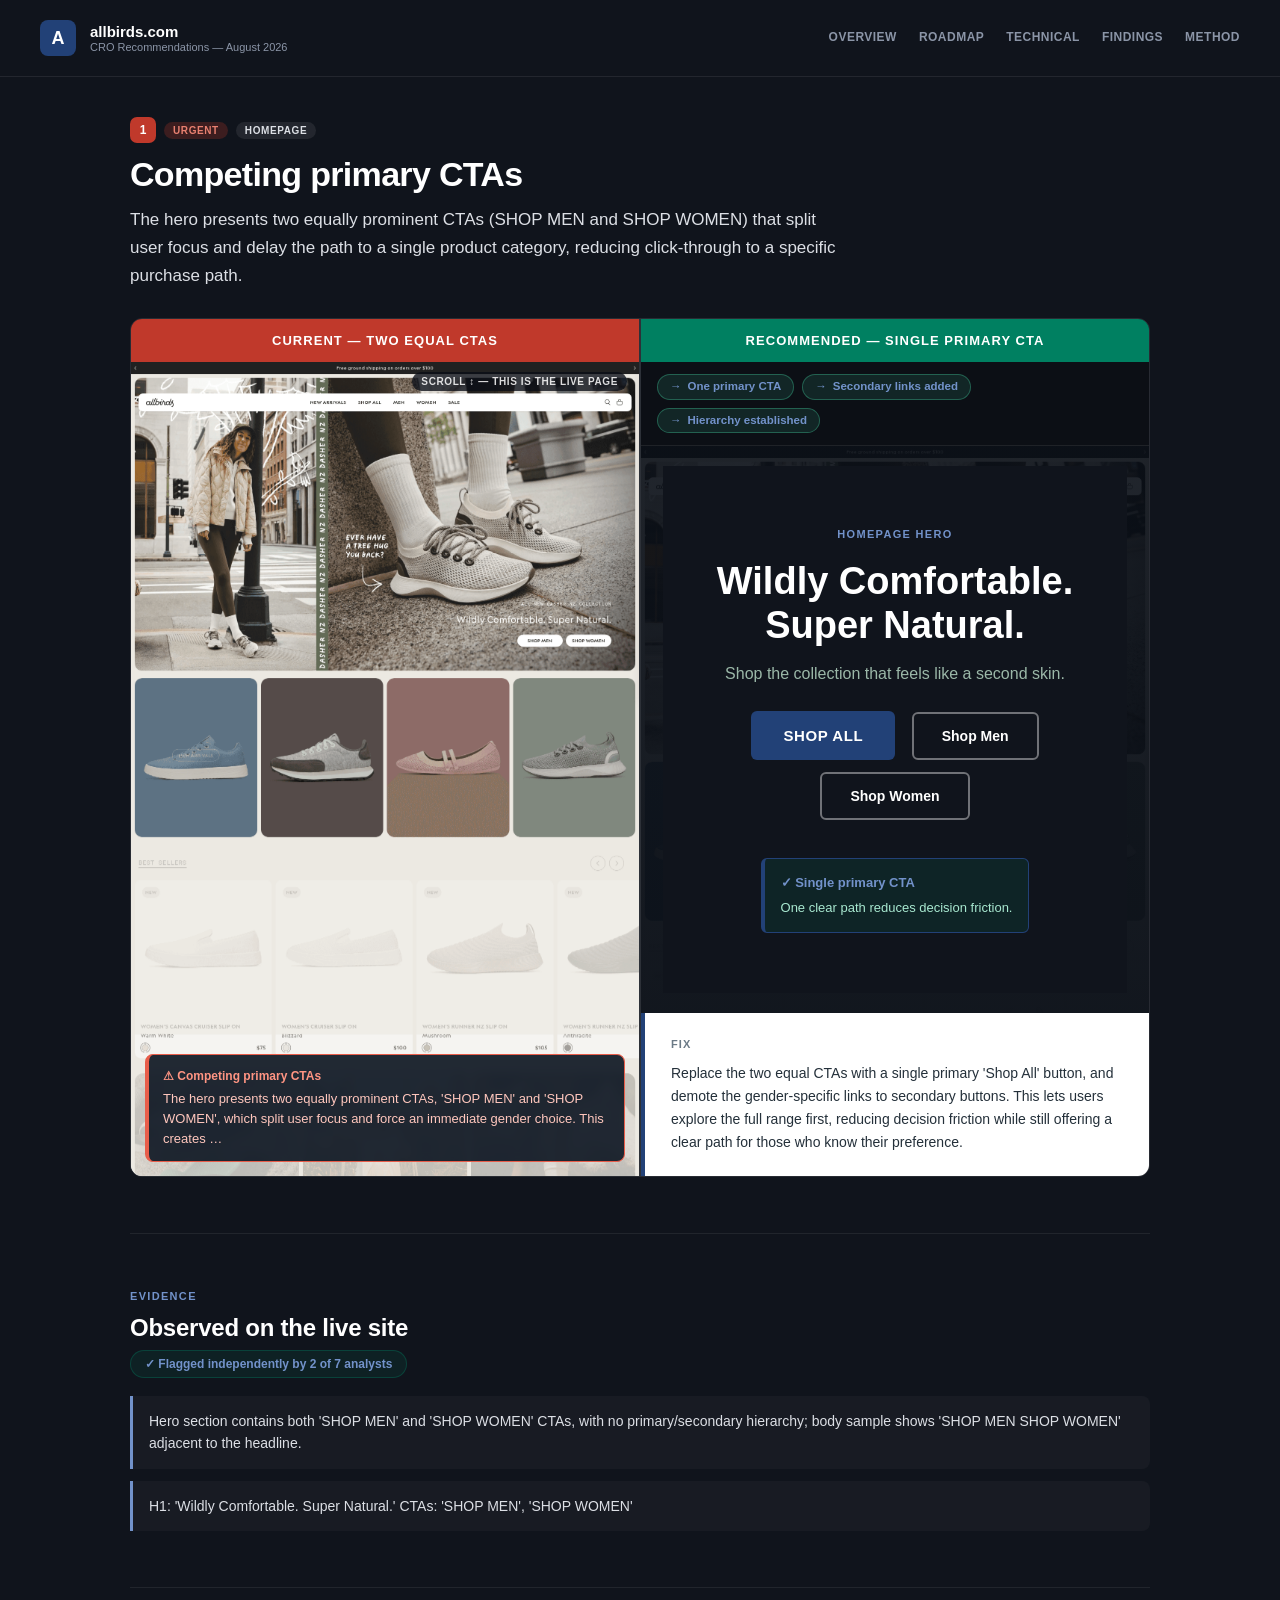
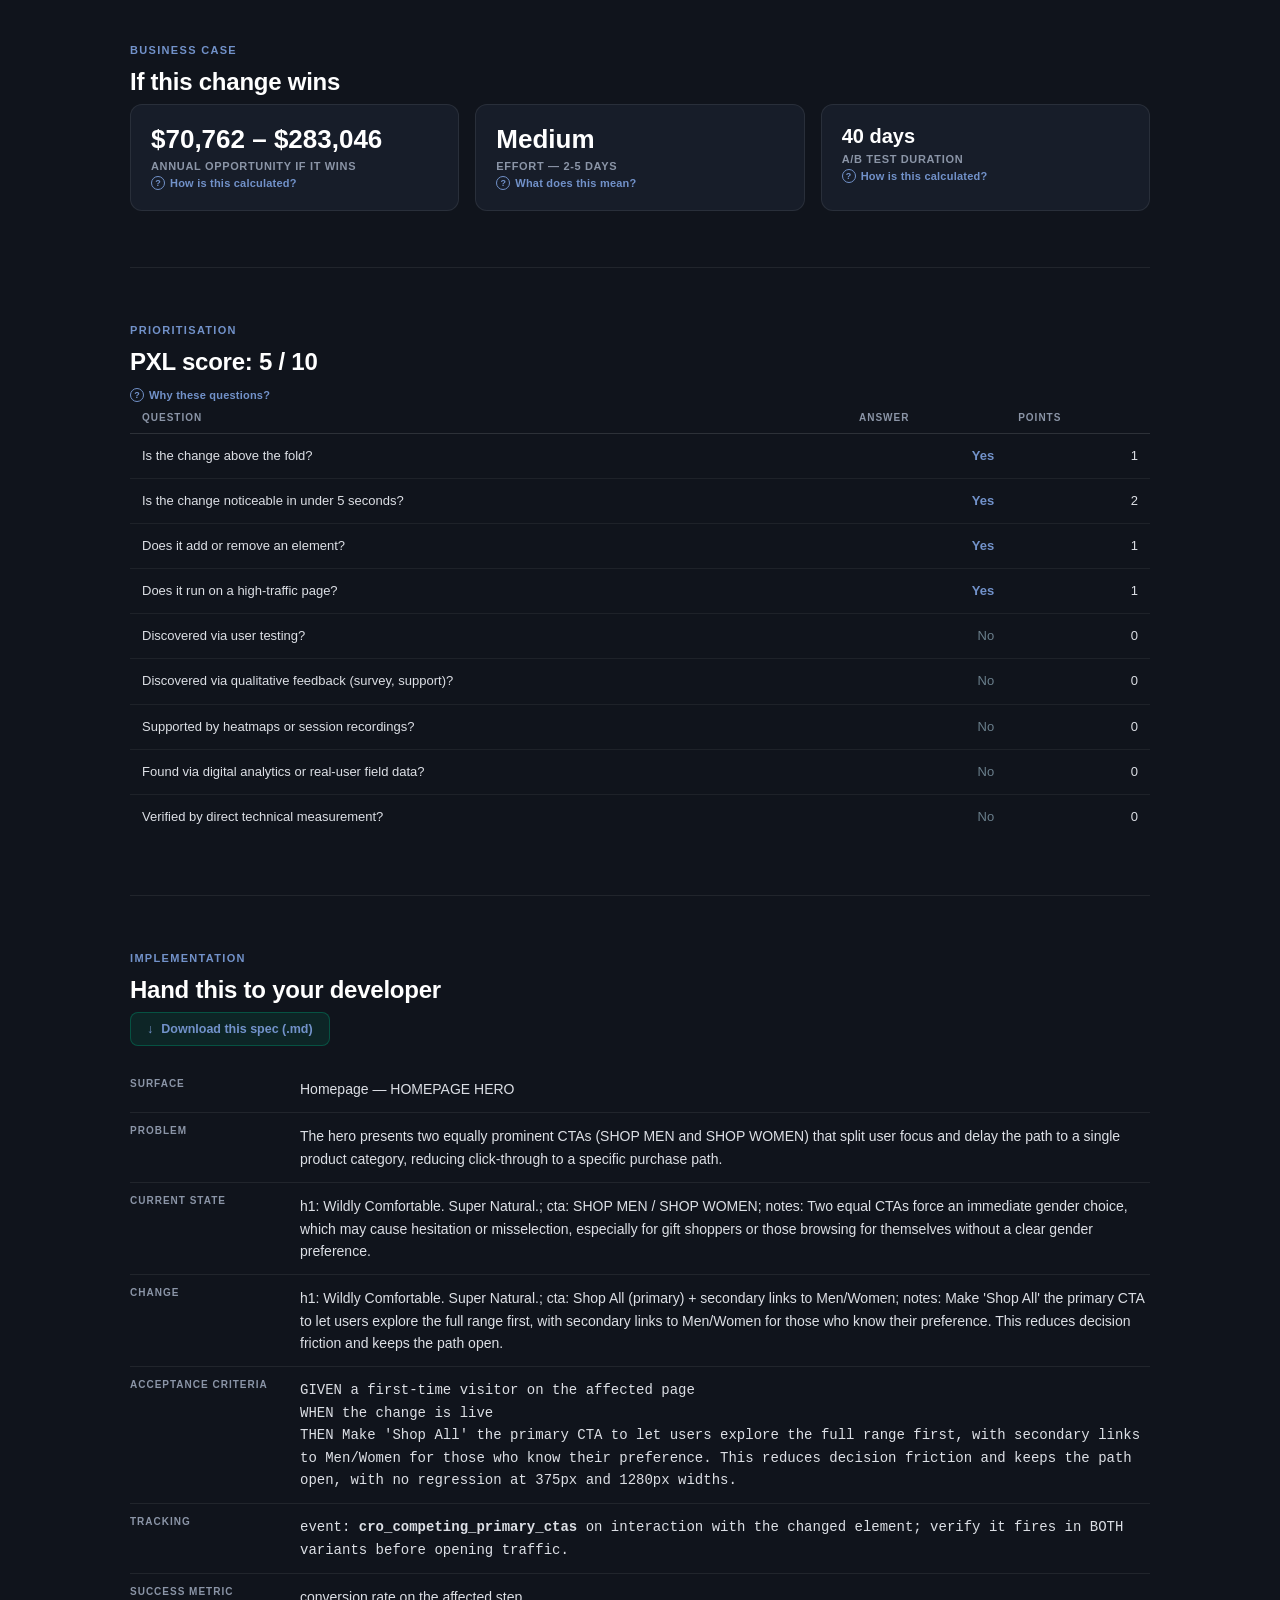
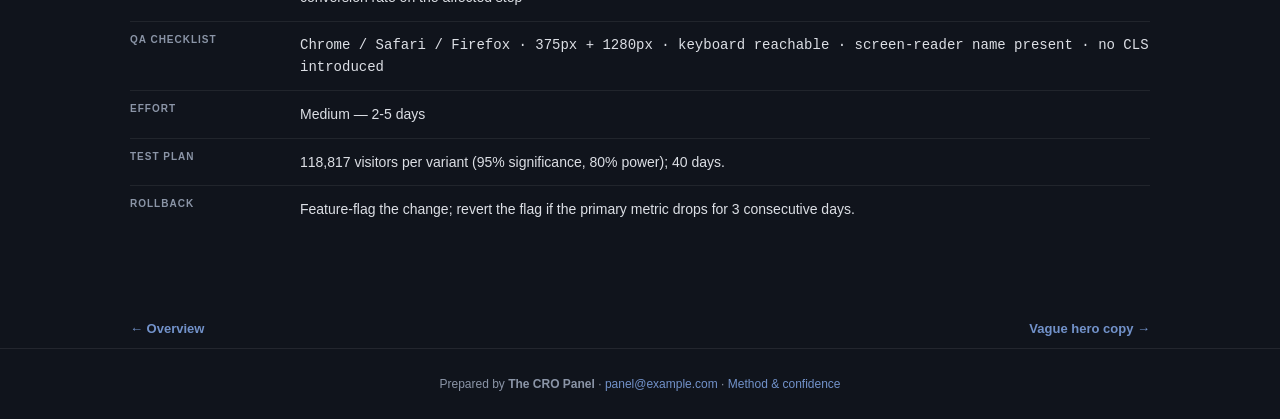
<file: finding_1_competing_primary_ctas.html>
<!doctype html>
<html lang="en">
<head>
<meta charset="utf-8">
<meta name="viewport" content="width=device-width, initial-scale=1.0">
<title>Competing primary CTAs — allbirds.com</title>
<link rel="stylesheet" href="cro_system.css">
<style>:root{--green:#224177;--teal:#7292ca;--navy:#10141c;--mid:#171d29;--light:#212a3b;--muted:#8b95a7;--off:#dcdfe5;}</style></head>
<body>
<header>
  <a class="logo-area" href="index.html" style="text-decoration:none">
    <div class="logo-dot">A</div>
    <div>
      <div class="logo-text">allbirds.com</div>
      <div class="logo-sub">CRO Recommendations — August 2026</div>
    </div>
  </a>
  <nav class="nav"><a href="index.html">Overview</a><a href="roadmap.html">Roadmap</a><a href="technical.html">Technical</a><a href="appendix.html">Findings</a><a href="methodology.html">Method</a></nav>
</header>

<div class="wrap">
  <div class="finding-head">
    <div class="badge-row">
      <span class="rank-chip rank-urgent">1</span>
      <span class="badge badge-urgent">Urgent</span>
      <span class="badge badge-effort">Homepage</span>
      
    </div>
    <h1>Competing primary CTAs</h1>
    <p class="thesis">The hero presents two equally prominent CTAs (SHOP MEN and SHOP WOMEN) that split user focus and delay the path to a single product category, reducing click-through to a specific purchase path.</p>
  </div>
  
  <div class="section" style="padding-top:0;border-top:none">
    <div class="split">
      <div class="col">
        <div class="label-bar label-current">CURRENT — Two equal CTAs</div>
        <div class="shotwrap"><div class="shot-scroll" data-frac="0.05"><img class="shot-full" src="shot_home.png" alt="Full-page screenshot of the current page" loading="lazy"></div><div class="shot-hint">scroll ↕ — this is the live page</div><div class="shot-tag"><strong>⚠ Competing primary CTAs</strong>The hero presents two equally prominent CTAs, &#x27;SHOP MEN&#x27; and &#x27;SHOP WOMEN&#x27;, which split user focus and force an immediate gender choice. This creates …</div></div>
      </div>
      <div class="divider"></div>
      <div class="col">
        <div class="label-bar label-recommended">RECOMMENDED — Single primary CTA</div>
        <div class="diff-chips"><span class="chip">One primary CTA</span><span class="chip">Secondary links added</span><span class="chip">Hierarchy established</span></div><div class="rec-stage" style="background-image:url('shot_home.png')"><div class="rec-dim"></div><div class="rec-card"><div class="surface"><p class="eyebrow">Homepage Hero</p><h1>Wildly Comfortable. Super Natural.</h1><p>Shop the collection that feels like a second skin.</p><div><span class="btn-primary">Shop All</span> <span class="btn-secondary">Shop Men</span> <span class="btn-secondary">Shop Women</span></div><div class="win-callout"><strong>✓ Single primary CTA</strong>One clear path reduces decision friction.</div></div></div></div>
        <div class="annotation good"><strong>Fix</strong>Replace the two equal CTAs with a single primary &#x27;Shop All&#x27; button, and demote the gender-specific links to secondary buttons. This lets users explore the full range first, reducing decision friction while still offering a clear path for those who know their preference.</div>
      </div>
    </div>
  </div>
  
<div class="section">
  <div class="eyebrow-label">Evidence</div>
  <h2 class="section-title">Observed on the live site </h2>
  <div class="agreement">✓ Flagged independently by 2 of 7 analysts</div>
  <ul class="evidence-list"><li>Hero section contains both &#x27;SHOP MEN&#x27; and &#x27;SHOP WOMEN&#x27; CTAs, with no primary/secondary hierarchy; body sample shows &#x27;SHOP MEN SHOP WOMEN&#x27; adjacent to the headline.</li><li>H1: &#x27;Wildly Comfortable. Super Natural.&#x27; CTAs: &#x27;SHOP MEN&#x27;, &#x27;SHOP WOMEN&#x27;</li></ul>
</div>
  
<div class="section">
  <div class="eyebrow-label">Business case</div>
  <h2 class="section-title">If this change wins</h2>
  <div class="tiles" style="grid-template-columns:repeat(3,1fr)">
    <div class="tile">
      <div class="tval">$70,762 – $283,046</div>
      <div class="tlabel">annual opportunity if it wins</div>
      <button class="explain" data-m="size-1">How is this calculated?</button>
    </div>
    <div class="tile">
      <div class="tval">Medium</div>
      <div class="tlabel">Effort — 2-5 days</div>
      <button class="explain" data-m="eff-1">What does this mean?</button>
    </div>
    <div class="tile">
      <div class="tval" style="font-size:20px">40 days</div>
      <div class="tlabel">A/B test duration</div>
      <button class="explain" data-m="test-1">How is this calculated?</button>
    </div>
  </div>
</div>
  
<div class="section">
  <div class="eyebrow-label">Prioritisation</div>
  <h2 class="section-title">PXL score: 5 / 10</h2>
  <button class="explain" data-m="pxl-1">Why these questions?</button>
  <div class="tscroll"><table class="dtable">
    <thead><tr><th>Question</th><th class="num">Answer</th><th class="num">Points</th></tr></thead>
    <tbody><tr><td>Is the change above the fold?</td><td class="num yes">Yes</td><td class="num">1</td></tr><tr><td>Is the change noticeable in under 5 seconds?</td><td class="num yes">Yes</td><td class="num">2</td></tr><tr><td>Does it add or remove an element?</td><td class="num yes">Yes</td><td class="num">1</td></tr><tr><td>Does it run on a high-traffic page?</td><td class="num yes">Yes</td><td class="num">1</td></tr><tr><td>Discovered via user testing?</td><td class="num no">No</td><td class="num">0</td></tr><tr><td>Discovered via qualitative feedback (survey, support)?</td><td class="num no">No</td><td class="num">0</td></tr><tr><td>Supported by heatmaps or session recordings?</td><td class="num no">No</td><td class="num">0</td></tr><tr><td>Found via digital analytics or real-user field data?</td><td class="num no">No</td><td class="num">0</td></tr><tr><td>Verified by direct technical measurement?</td><td class="num no">No</td><td class="num">0</td></tr></tbody>
  </table></div>
</div>
  
<div class="section">
  <div class="eyebrow-label">Implementation</div>
  <h2 class="section-title">Hand this to your developer</h2>
  <div class="dl-row" style="margin:0 0 20px">
    <a class="btn-dl" href="dev_spec_1_competing_primary_ctas.md" download>Download this spec (.md)</a>
  </div>
  <dl class="spec">
    <dt>Surface</dt><dd>Homepage — HOMEPAGE HERO</dd>
    <dt>Problem</dt><dd>The hero presents two equally prominent CTAs (SHOP MEN and SHOP WOMEN) that split user focus and delay the path to a single product category, reducing click-through to a specific purchase path.</dd>
    <dt>Current state</dt><dd>h1: Wildly Comfortable. Super Natural.; cta: SHOP MEN / SHOP WOMEN; notes: Two equal CTAs force an immediate gender choice, which may cause hesitation or misselection, especially for gift shoppers or those browsing for themselves without a clear gender preference.</dd>
    <dt>Change</dt><dd>h1: Wildly Comfortable. Super Natural.; cta: Shop All (primary) + secondary links to Men/Women; notes: Make &#x27;Shop All&#x27; the primary CTA to let users explore the full range first, with secondary links to Men/Women for those who know their preference. This reduces decision friction and keeps the path open.</dd>
    <dt>Acceptance criteria</dt><dd class="mono">GIVEN a first-time visitor on the affected page<br>
      WHEN the change is live<br>
      THEN Make &#x27;Shop All&#x27; the primary CTA to let users explore the full range first, with secondary links to Men/Women for those who know their preference. This reduces decision friction and keeps the path open,
      with no regression at 375px and 1280px widths.</dd>
    <dt>Tracking</dt><dd class="mono">event: <strong>cro_competing_primary_ctas</strong> on interaction with the
      changed element; verify it fires in BOTH variants before opening traffic.</dd>
    <dt>Success metric</dt><dd>conversion rate on the affected step</dd>
    <dt>QA checklist</dt><dd class="mono">Chrome / Safari / Firefox · 375px + 1280px ·
      keyboard reachable · screen-reader name present · no CLS introduced</dd>
    <dt>Effort</dt><dd>Medium —
      2-5 days</dd>
    <dt>Test plan</dt><dd>118,817 visitors per variant
      (95% significance, 80% power);
      40 days.</dd>
    <dt>Rollback</dt><dd>Feature-flag the change; revert the flag if the primary metric
      drops for 3 consecutive days.</dd>
  </dl>
</div>
  <div class="pager"><a href="index.html">← Overview</a><a href="finding_2_vague_hero_copy.html">Vague hero copy →</a></div>
</div>
<div class="footer">
  Prepared by <strong>The CRO Panel</strong> · <a href="mailto:panel@example.com">panel@example.com</a> · <a href="methodology.html">Method &amp; confidence</a>
</div>
<div class="modal-overlay" id="modal-root"><div class="modal-box"></div></div>
<template id="m-size-1"><h3>How this range is calculated</h3><p>Result: <strong>$70,762 – $283,046 / yr</strong></p><div class="formula">annual visits × baseline conversion × relative lift × order value
= 2,160,000 annual visits x 2.10% conversion x 2.0-8.0% relative lift x $78 order value</div><p>The 2.0–8.0% relative-lift band is an assumption bounded by severity (Urgent), not a prediction.</p><p><strong>Why the range is conservative:</strong> Across 127,000 experiments, 12% produced a statistically significant improvement on the primary metric; a healthy programme win rate is 10-30%. Winning tests also overstate their true effect, so treat this as the prize if the change works — never expected revenue.</p></template><template id="m-eff-1"><h3>How effort is estimated</h3><table><tr><th>Bracket</th><th>Days</th><th>Typical scope</th></tr><tr><td>Low</td><td class='num'>0.5–2</td><td>copy, colour, labels, image swaps</td></tr><tr><td>Medium</td><td class='num'>2–5</td><td>layout shifts, form changes, new modules</td></tr><tr><td>High</td><td class='num'>5+</td><td>personalisation, funnel work, integrations</td></tr></table><p>Assigned by matching the recommended change against these scopes; the estimate is a bracket, not a quote.</p></template><template id="m-test-1"><h3>Sample size math</h3><p>Two-proportion z-test, the standard pre-test sample-size calculation:</p><div class="formula">n = [z&#8320;.&#8320;&#8322;&#8325;·√(2·p̄·(1−p̄)) + z&#8320;.&#8322;&#8320;·√(p₁(1−p₁)+p₂(1−p₂))]² / (p₁−p₂)²</div><table><tr><td>Baseline conversion</td><td class='num'>2.1%</td></tr><tr><td>Significance / power</td><td class='num'>95% / 80%</td></tr><tr><td>Sample per variant, 8.0% lift</td><td class='num'>118,817</td></tr><tr><td>Sample per variant, 2.0% lift</td><td class='num'>1,847,435</td></tr></table><p>Halving the minimum detectable effect roughly quadruples the sample required, which is why the conservative figure is so much larger.</p></template><template id="m-pxl-1"><h3>What PXL is</h3><p>PXL is CXL's prioritisation framework: binary questions instead of subjective 1–10 guesses, weighted toward evidence.</p><p>Findings discovered by inspection score zero on all four evidence questions — that is the honest signal, not a defect. Findings verified by direct measurement earn the extension point and, where real-user field data is involved, the analytics point.</p><p>The full rubric is on the <a href="methodology.html" style="color:var(--teal)">method page</a>.</p></template><script>
(function(){
  var root=document.getElementById('modal-root');
  function close(){root.classList.remove('open');}
  document.addEventListener('click',function(e){
    var b=e.target.closest('[data-m]');
    if(b){var t=document.getElementById('m-'+b.getAttribute('data-m'));
      if(t){root.querySelector('.modal-box').innerHTML=
        '<button class="modal-close" aria-label="Close">\u00d7</button>'+t.innerHTML;
        root.classList.add('open');}return;}
    if(e.target.closest('.modal-close')||e.target===root)close();
  });
  document.addEventListener('keydown',function(e){if(e.key==='Escape')close();});
  function scale(){
    document.querySelectorAll('.card-preview .preview-inner').forEach(function(el){
      var w=el.parentElement.clientWidth;if(!w)return;
      var s=w/1280;el.style.transform='scale('+s+')';
      el.parentElement.style.height=Math.round(514*s)+'px';});
  }
  scale();window.addEventListener('resize',scale);
  function pos(){
    document.querySelectorAll('.shot-scroll[data-frac]').forEach(function(el){
      var img=el.querySelector('img');
      var go=function(){var f=parseFloat(el.getAttribute('data-frac'))||0;
        el.scrollTop=f*(el.scrollHeight-el.clientHeight);};
      if(img&&!img.complete){img.addEventListener('load',go);}else{go();}
    });
  }
  pos();
})();
</script>
</body>
</html>
</file>
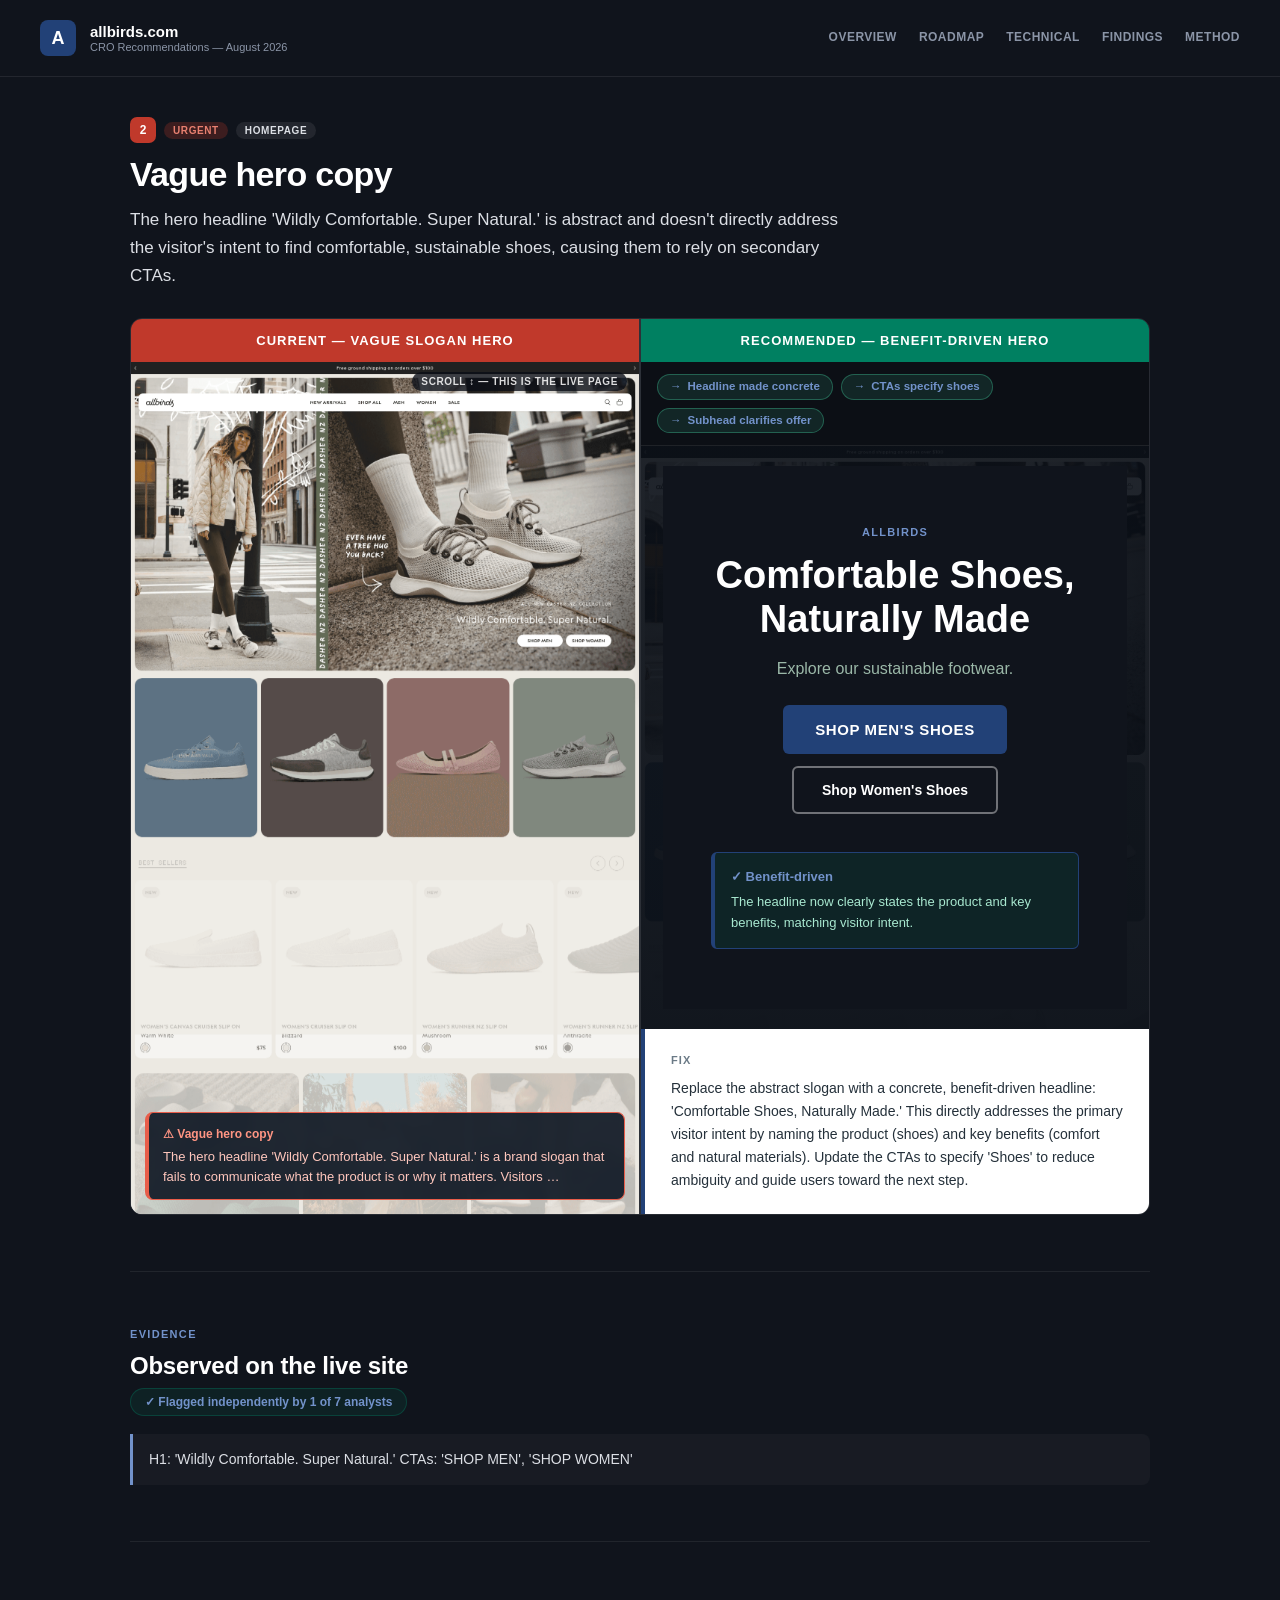
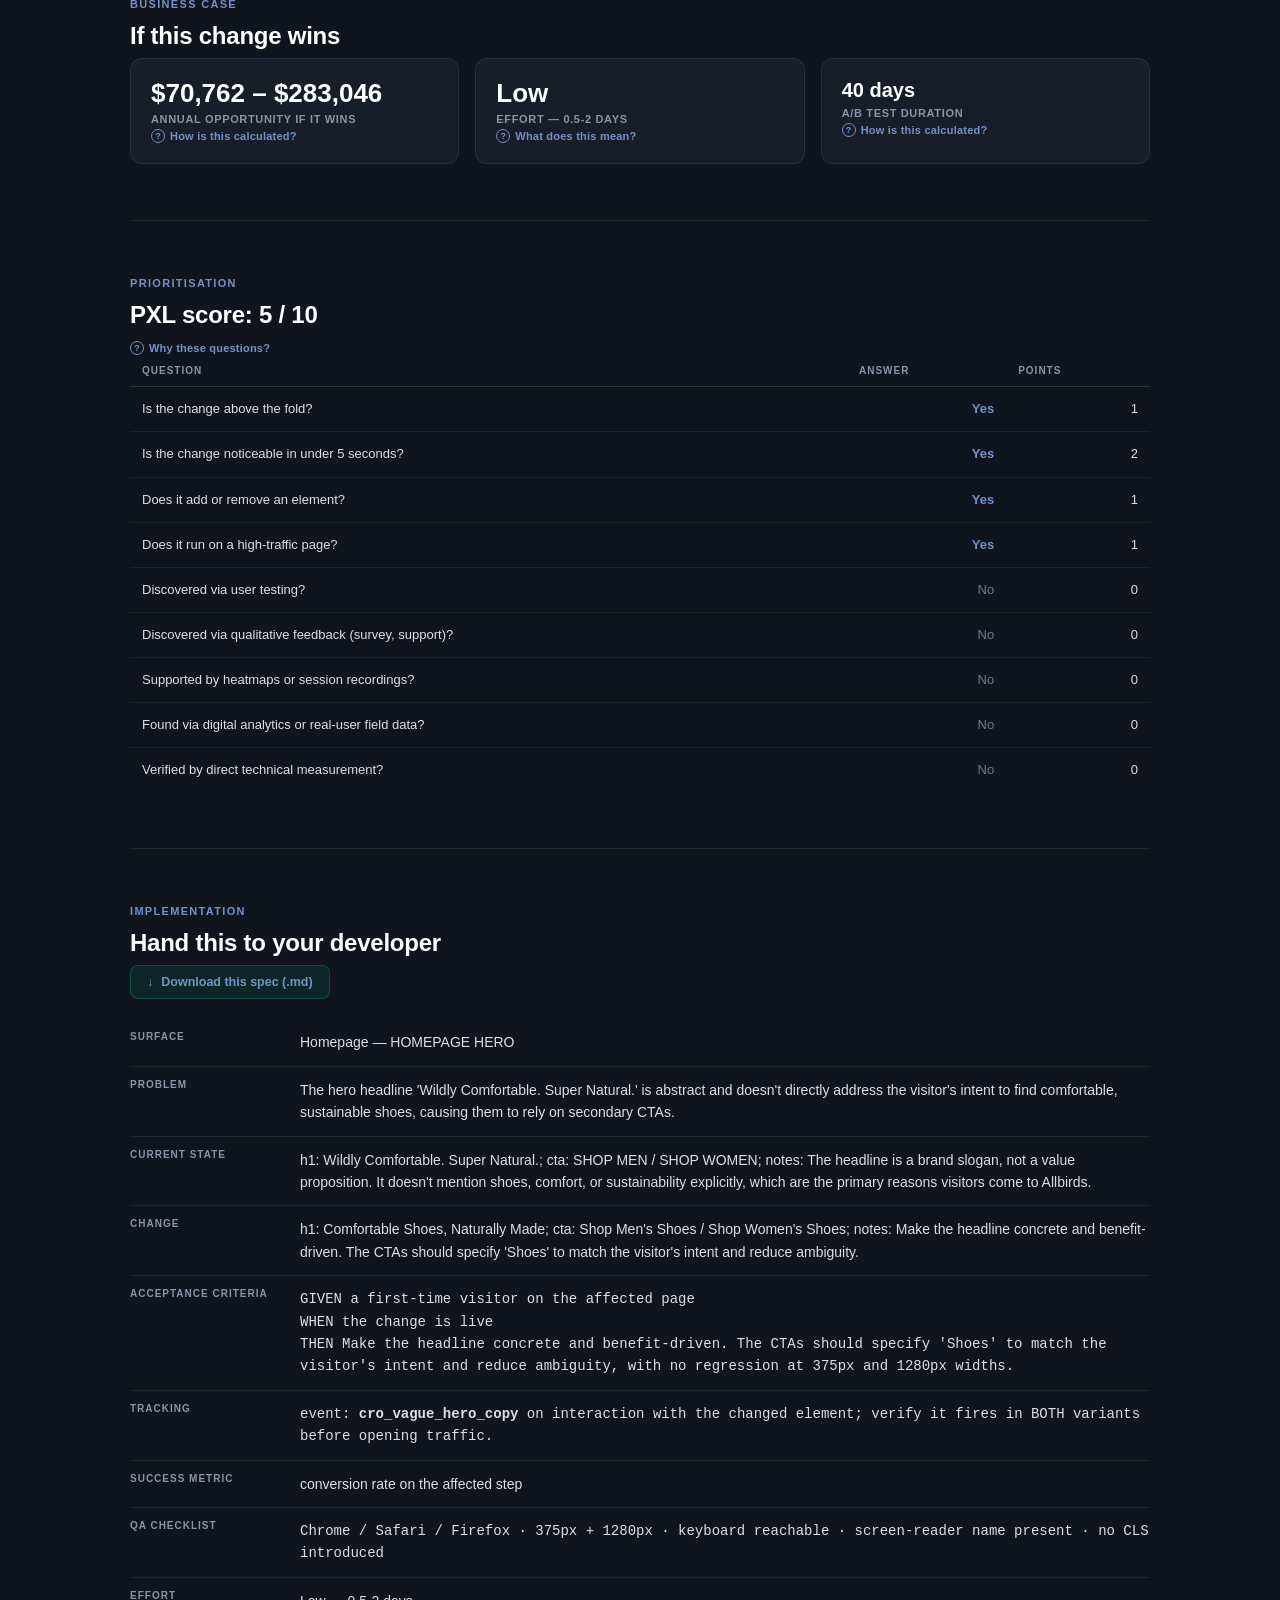
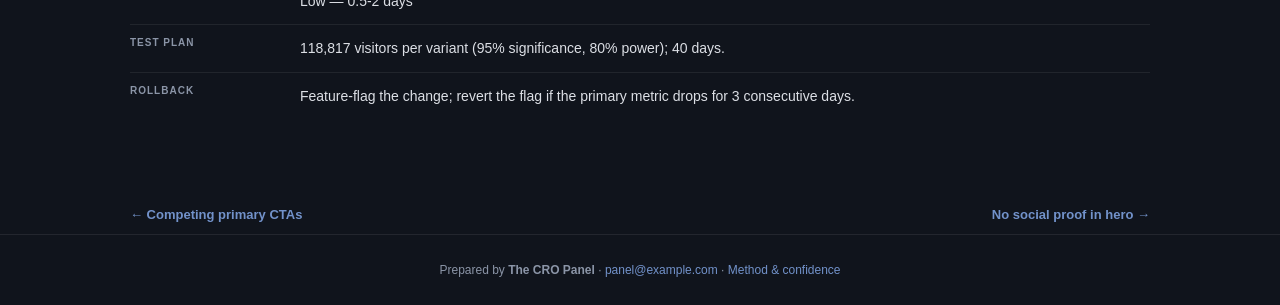
<file: finding_2_vague_hero_copy.html>
<!doctype html>
<html lang="en">
<head>
<meta charset="utf-8">
<meta name="viewport" content="width=device-width, initial-scale=1.0">
<title>Vague hero copy — allbirds.com</title>
<link rel="stylesheet" href="cro_system.css">
<style>:root{--green:#224177;--teal:#7292ca;--navy:#10141c;--mid:#171d29;--light:#212a3b;--muted:#8b95a7;--off:#dcdfe5;}</style></head>
<body>
<header>
  <a class="logo-area" href="index.html" style="text-decoration:none">
    <div class="logo-dot">A</div>
    <div>
      <div class="logo-text">allbirds.com</div>
      <div class="logo-sub">CRO Recommendations — August 2026</div>
    </div>
  </a>
  <nav class="nav"><a href="index.html">Overview</a><a href="roadmap.html">Roadmap</a><a href="technical.html">Technical</a><a href="appendix.html">Findings</a><a href="methodology.html">Method</a></nav>
</header>

<div class="wrap">
  <div class="finding-head">
    <div class="badge-row">
      <span class="rank-chip rank-urgent">2</span>
      <span class="badge badge-urgent">Urgent</span>
      <span class="badge badge-effort">Homepage</span>
      
    </div>
    <h1>Vague hero copy</h1>
    <p class="thesis">The hero headline &#x27;Wildly Comfortable. Super Natural.&#x27; is abstract and doesn&#x27;t directly address the visitor&#x27;s intent to find comfortable, sustainable shoes, causing them to rely on secondary CTAs.</p>
  </div>
  
  <div class="section" style="padding-top:0;border-top:none">
    <div class="split">
      <div class="col">
        <div class="label-bar label-current">CURRENT — Vague slogan hero</div>
        <div class="shotwrap"><div class="shot-scroll" data-frac="0.05"><img class="shot-full" src="shot_home.png" alt="Full-page screenshot of the current page" loading="lazy"></div><div class="shot-hint">scroll ↕ — this is the live page</div><div class="shot-tag"><strong>⚠ Vague hero copy</strong>The hero headline &#x27;Wildly Comfortable. Super Natural.&#x27; is a brand slogan that fails to communicate what the product is or why it matters. Visitors …</div></div>
      </div>
      <div class="divider"></div>
      <div class="col">
        <div class="label-bar label-recommended">RECOMMENDED — Benefit-driven hero</div>
        <div class="diff-chips"><span class="chip">Headline made concrete</span><span class="chip">CTAs specify shoes</span><span class="chip">Subhead clarifies offer</span></div><div class="rec-stage" style="background-image:url('shot_home.png')"><div class="rec-dim"></div><div class="rec-card"><div class="surface"><div class="eyebrow">Allbirds</div><h1>Comfortable Shoes, Naturally Made</h1><p>Explore our sustainable footwear.</p><span class="btn-primary">Shop Men's Shoes</span><span class="btn-secondary">Shop Women's Shoes</span><div class="win-callout"><strong>✓ Benefit-driven</strong>The headline now clearly states the product and key benefits, matching visitor intent.</div></div></div></div>
        <div class="annotation good"><strong>Fix</strong>Replace the abstract slogan with a concrete, benefit-driven headline: &#x27;Comfortable Shoes, Naturally Made.&#x27; This directly addresses the primary visitor intent by naming the product (shoes) and key benefits (comfort and natural materials). Update the CTAs to specify &#x27;Shoes&#x27; to reduce ambiguity and guide users toward the next step.</div>
      </div>
    </div>
  </div>
  
<div class="section">
  <div class="eyebrow-label">Evidence</div>
  <h2 class="section-title">Observed on the live site </h2>
  <div class="agreement">✓ Flagged independently by 1 of 7 analysts</div>
  <ul class="evidence-list"><li>H1: &#x27;Wildly Comfortable. Super Natural.&#x27; CTAs: &#x27;SHOP MEN&#x27;, &#x27;SHOP WOMEN&#x27;</li></ul>
</div>
  
<div class="section">
  <div class="eyebrow-label">Business case</div>
  <h2 class="section-title">If this change wins</h2>
  <div class="tiles" style="grid-template-columns:repeat(3,1fr)">
    <div class="tile">
      <div class="tval">$70,762 – $283,046</div>
      <div class="tlabel">annual opportunity if it wins</div>
      <button class="explain" data-m="size-2">How is this calculated?</button>
    </div>
    <div class="tile">
      <div class="tval">Low</div>
      <div class="tlabel">Effort — 0.5-2 days</div>
      <button class="explain" data-m="eff-2">What does this mean?</button>
    </div>
    <div class="tile">
      <div class="tval" style="font-size:20px">40 days</div>
      <div class="tlabel">A/B test duration</div>
      <button class="explain" data-m="test-2">How is this calculated?</button>
    </div>
  </div>
</div>
  
<div class="section">
  <div class="eyebrow-label">Prioritisation</div>
  <h2 class="section-title">PXL score: 5 / 10</h2>
  <button class="explain" data-m="pxl-2">Why these questions?</button>
  <div class="tscroll"><table class="dtable">
    <thead><tr><th>Question</th><th class="num">Answer</th><th class="num">Points</th></tr></thead>
    <tbody><tr><td>Is the change above the fold?</td><td class="num yes">Yes</td><td class="num">1</td></tr><tr><td>Is the change noticeable in under 5 seconds?</td><td class="num yes">Yes</td><td class="num">2</td></tr><tr><td>Does it add or remove an element?</td><td class="num yes">Yes</td><td class="num">1</td></tr><tr><td>Does it run on a high-traffic page?</td><td class="num yes">Yes</td><td class="num">1</td></tr><tr><td>Discovered via user testing?</td><td class="num no">No</td><td class="num">0</td></tr><tr><td>Discovered via qualitative feedback (survey, support)?</td><td class="num no">No</td><td class="num">0</td></tr><tr><td>Supported by heatmaps or session recordings?</td><td class="num no">No</td><td class="num">0</td></tr><tr><td>Found via digital analytics or real-user field data?</td><td class="num no">No</td><td class="num">0</td></tr><tr><td>Verified by direct technical measurement?</td><td class="num no">No</td><td class="num">0</td></tr></tbody>
  </table></div>
</div>
  
<div class="section">
  <div class="eyebrow-label">Implementation</div>
  <h2 class="section-title">Hand this to your developer</h2>
  <div class="dl-row" style="margin:0 0 20px">
    <a class="btn-dl" href="dev_spec_2_vague_hero_copy.md" download>Download this spec (.md)</a>
  </div>
  <dl class="spec">
    <dt>Surface</dt><dd>Homepage — HOMEPAGE HERO</dd>
    <dt>Problem</dt><dd>The hero headline &#x27;Wildly Comfortable. Super Natural.&#x27; is abstract and doesn&#x27;t directly address the visitor&#x27;s intent to find comfortable, sustainable shoes, causing them to rely on secondary CTAs.</dd>
    <dt>Current state</dt><dd>h1: Wildly Comfortable. Super Natural.; cta: SHOP MEN / SHOP WOMEN; notes: The headline is a brand slogan, not a value proposition. It doesn&#x27;t mention shoes, comfort, or sustainability explicitly, which are the primary reasons visitors come to Allbirds.</dd>
    <dt>Change</dt><dd>h1: Comfortable Shoes, Naturally Made; cta: Shop Men&#x27;s Shoes / Shop Women&#x27;s Shoes; notes: Make the headline concrete and benefit-driven. The CTAs should specify &#x27;Shoes&#x27; to match the visitor&#x27;s intent and reduce ambiguity.</dd>
    <dt>Acceptance criteria</dt><dd class="mono">GIVEN a first-time visitor on the affected page<br>
      WHEN the change is live<br>
      THEN Make the headline concrete and benefit-driven. The CTAs should specify &#x27;Shoes&#x27; to match the visitor&#x27;s intent and reduce ambiguity,
      with no regression at 375px and 1280px widths.</dd>
    <dt>Tracking</dt><dd class="mono">event: <strong>cro_vague_hero_copy</strong> on interaction with the
      changed element; verify it fires in BOTH variants before opening traffic.</dd>
    <dt>Success metric</dt><dd>conversion rate on the affected step</dd>
    <dt>QA checklist</dt><dd class="mono">Chrome / Safari / Firefox · 375px + 1280px ·
      keyboard reachable · screen-reader name present · no CLS introduced</dd>
    <dt>Effort</dt><dd>Low —
      0.5-2 days</dd>
    <dt>Test plan</dt><dd>118,817 visitors per variant
      (95% significance, 80% power);
      40 days.</dd>
    <dt>Rollback</dt><dd>Feature-flag the change; revert the flag if the primary metric
      drops for 3 consecutive days.</dd>
  </dl>
</div>
  <div class="pager"><a href="finding_1_competing_primary_ctas.html">← Competing primary CTAs</a><a href="finding_3_no_social_proof_in_hero.html">No social proof in hero →</a></div>
</div>
<div class="footer">
  Prepared by <strong>The CRO Panel</strong> · <a href="mailto:panel@example.com">panel@example.com</a> · <a href="methodology.html">Method &amp; confidence</a>
</div>
<div class="modal-overlay" id="modal-root"><div class="modal-box"></div></div>
<template id="m-size-2"><h3>How this range is calculated</h3><p>Result: <strong>$70,762 – $283,046 / yr</strong></p><div class="formula">annual visits × baseline conversion × relative lift × order value
= 2,160,000 annual visits x 2.10% conversion x 2.0-8.0% relative lift x $78 order value</div><p>The 2.0–8.0% relative-lift band is an assumption bounded by severity (Urgent), not a prediction.</p><p><strong>Why the range is conservative:</strong> Across 127,000 experiments, 12% produced a statistically significant improvement on the primary metric; a healthy programme win rate is 10-30%. Winning tests also overstate their true effect, so treat this as the prize if the change works — never expected revenue.</p></template><template id="m-eff-2"><h3>How effort is estimated</h3><table><tr><th>Bracket</th><th>Days</th><th>Typical scope</th></tr><tr><td>Low</td><td class='num'>0.5–2</td><td>copy, colour, labels, image swaps</td></tr><tr><td>Medium</td><td class='num'>2–5</td><td>layout shifts, form changes, new modules</td></tr><tr><td>High</td><td class='num'>5+</td><td>personalisation, funnel work, integrations</td></tr></table><p>Assigned by matching the recommended change against these scopes; the estimate is a bracket, not a quote.</p></template><template id="m-test-2"><h3>Sample size math</h3><p>Two-proportion z-test, the standard pre-test sample-size calculation:</p><div class="formula">n = [z&#8320;.&#8320;&#8322;&#8325;·√(2·p̄·(1−p̄)) + z&#8320;.&#8322;&#8320;·√(p₁(1−p₁)+p₂(1−p₂))]² / (p₁−p₂)²</div><table><tr><td>Baseline conversion</td><td class='num'>2.1%</td></tr><tr><td>Significance / power</td><td class='num'>95% / 80%</td></tr><tr><td>Sample per variant, 8.0% lift</td><td class='num'>118,817</td></tr><tr><td>Sample per variant, 2.0% lift</td><td class='num'>1,847,435</td></tr></table><p>Halving the minimum detectable effect roughly quadruples the sample required, which is why the conservative figure is so much larger.</p></template><template id="m-pxl-2"><h3>What PXL is</h3><p>PXL is CXL's prioritisation framework: binary questions instead of subjective 1–10 guesses, weighted toward evidence.</p><p>Findings discovered by inspection score zero on all four evidence questions — that is the honest signal, not a defect. Findings verified by direct measurement earn the extension point and, where real-user field data is involved, the analytics point.</p><p>The full rubric is on the <a href="methodology.html" style="color:var(--teal)">method page</a>.</p></template><script>
(function(){
  var root=document.getElementById('modal-root');
  function close(){root.classList.remove('open');}
  document.addEventListener('click',function(e){
    var b=e.target.closest('[data-m]');
    if(b){var t=document.getElementById('m-'+b.getAttribute('data-m'));
      if(t){root.querySelector('.modal-box').innerHTML=
        '<button class="modal-close" aria-label="Close">\u00d7</button>'+t.innerHTML;
        root.classList.add('open');}return;}
    if(e.target.closest('.modal-close')||e.target===root)close();
  });
  document.addEventListener('keydown',function(e){if(e.key==='Escape')close();});
  function scale(){
    document.querySelectorAll('.card-preview .preview-inner').forEach(function(el){
      var w=el.parentElement.clientWidth;if(!w)return;
      var s=w/1280;el.style.transform='scale('+s+')';
      el.parentElement.style.height=Math.round(514*s)+'px';});
  }
  scale();window.addEventListener('resize',scale);
  function pos(){
    document.querySelectorAll('.shot-scroll[data-frac]').forEach(function(el){
      var img=el.querySelector('img');
      var go=function(){var f=parseFloat(el.getAttribute('data-frac'))||0;
        el.scrollTop=f*(el.scrollHeight-el.clientHeight);};
      if(img&&!img.complete){img.addEventListener('load',go);}else{go();}
    });
  }
  pos();
})();
</script>
</body>
</html>
</file>
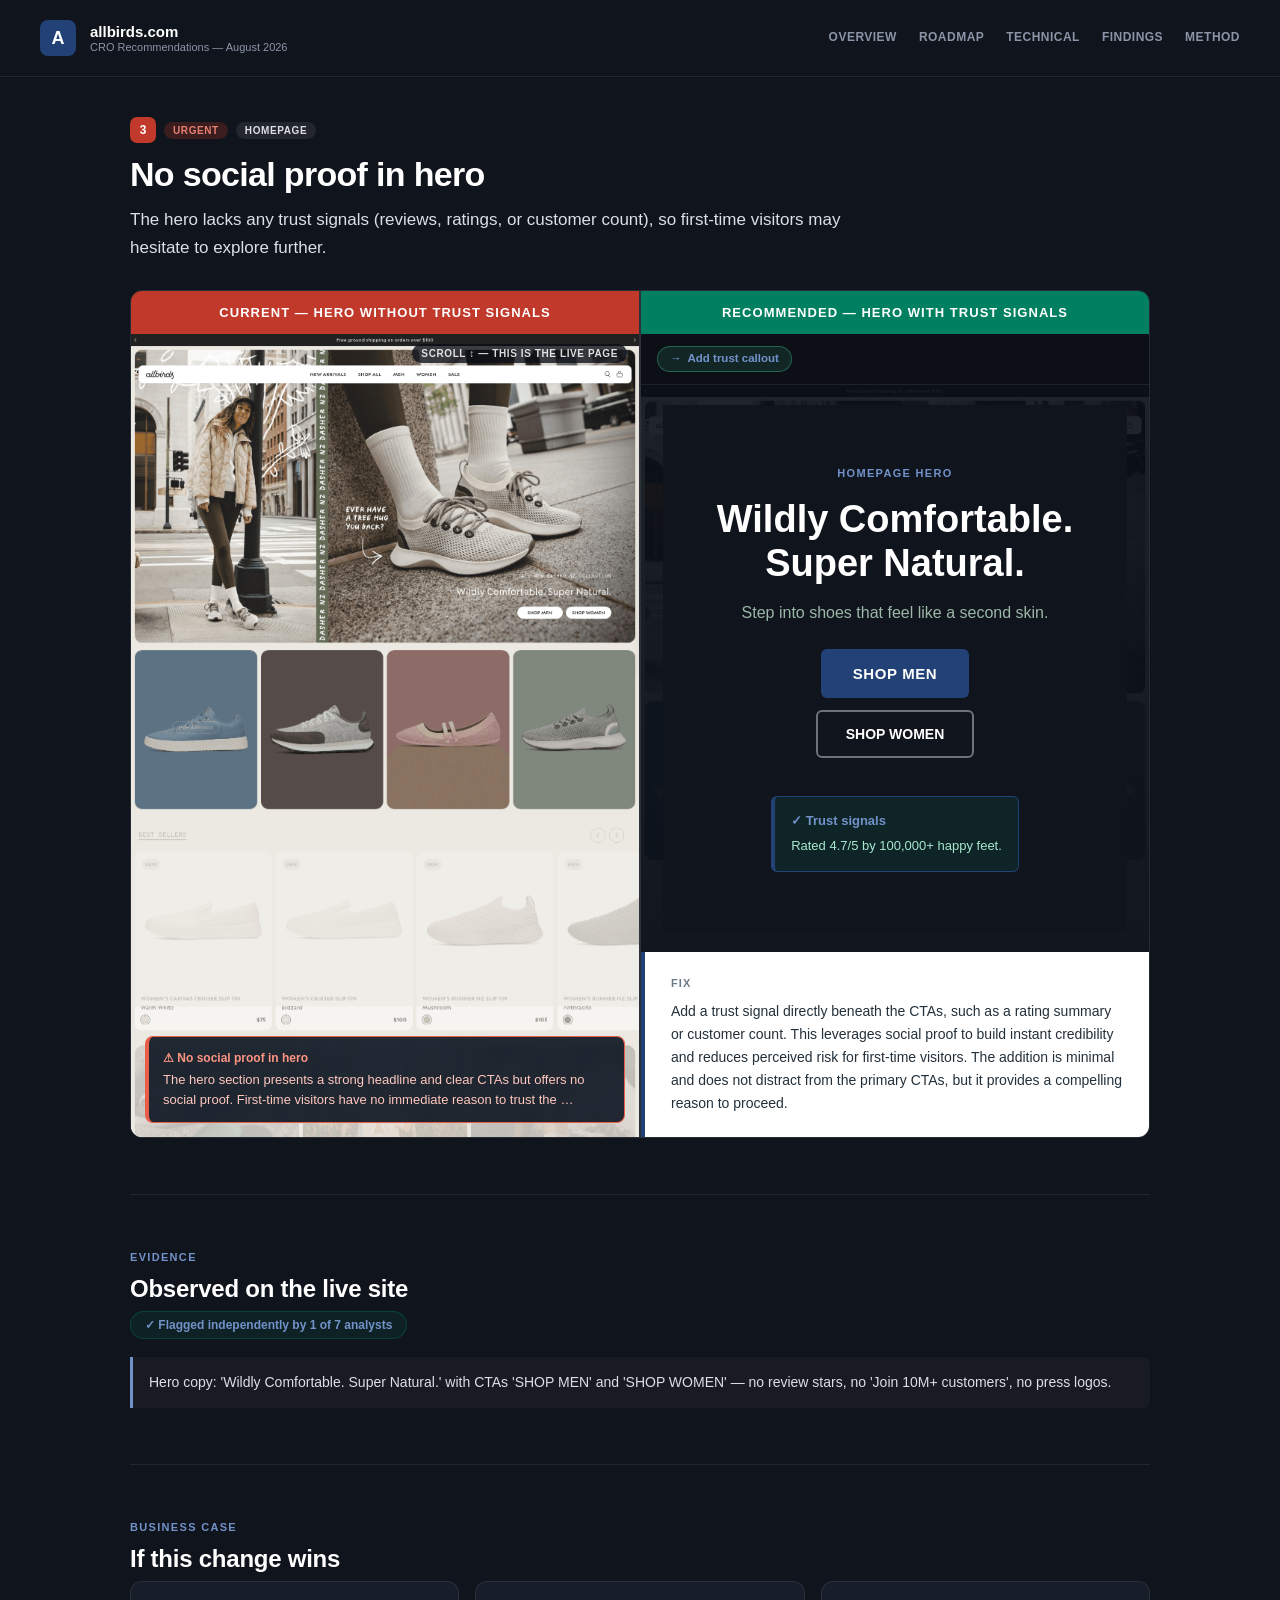
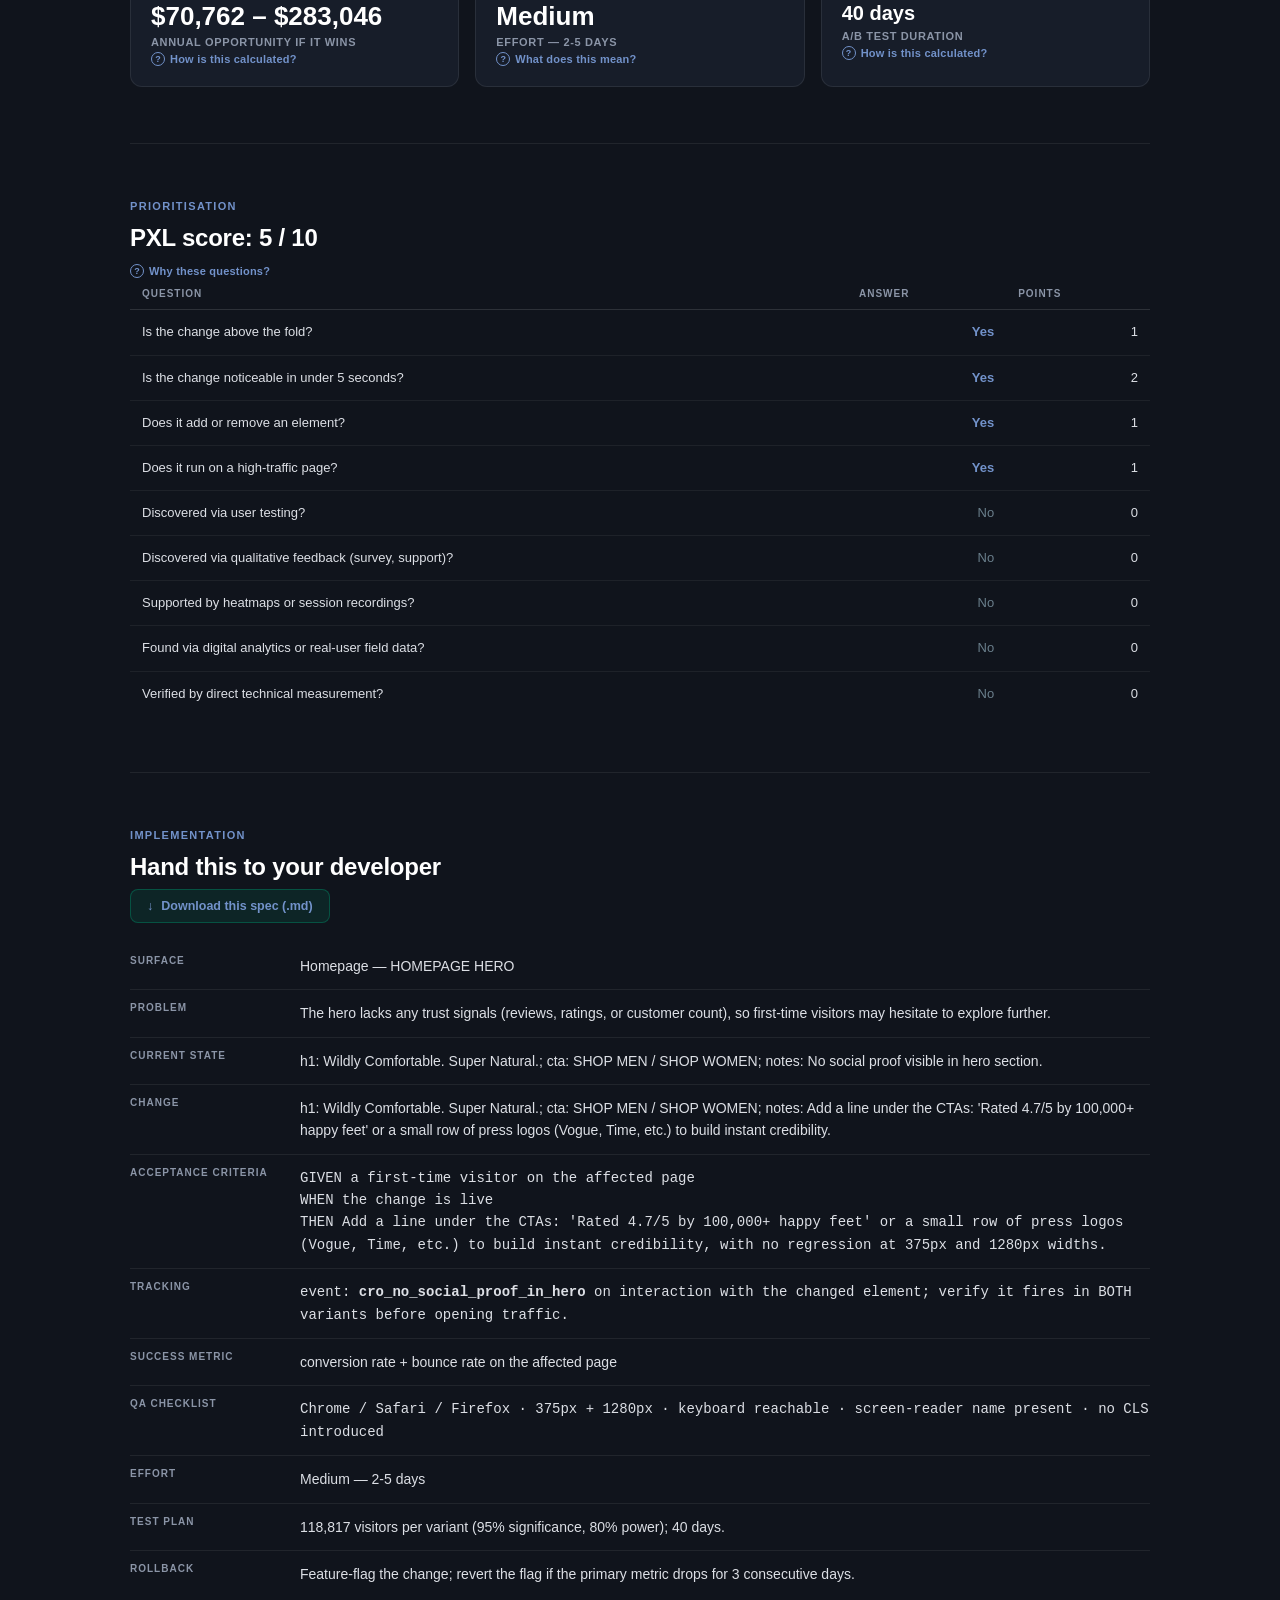
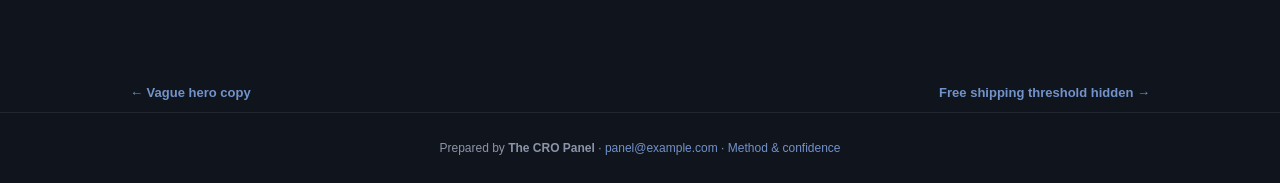
<file: finding_3_no_social_proof_in_hero.html>
<!doctype html>
<html lang="en">
<head>
<meta charset="utf-8">
<meta name="viewport" content="width=device-width, initial-scale=1.0">
<title>No social proof in hero — allbirds.com</title>
<link rel="stylesheet" href="cro_system.css">
<style>:root{--green:#224177;--teal:#7292ca;--navy:#10141c;--mid:#171d29;--light:#212a3b;--muted:#8b95a7;--off:#dcdfe5;}</style></head>
<body>
<header>
  <a class="logo-area" href="index.html" style="text-decoration:none">
    <div class="logo-dot">A</div>
    <div>
      <div class="logo-text">allbirds.com</div>
      <div class="logo-sub">CRO Recommendations — August 2026</div>
    </div>
  </a>
  <nav class="nav"><a href="index.html">Overview</a><a href="roadmap.html">Roadmap</a><a href="technical.html">Technical</a><a href="appendix.html">Findings</a><a href="methodology.html">Method</a></nav>
</header>

<div class="wrap">
  <div class="finding-head">
    <div class="badge-row">
      <span class="rank-chip rank-urgent">3</span>
      <span class="badge badge-urgent">Urgent</span>
      <span class="badge badge-effort">Homepage</span>
      
    </div>
    <h1>No social proof in hero</h1>
    <p class="thesis">The hero lacks any trust signals (reviews, ratings, or customer count), so first-time visitors may hesitate to explore further.</p>
  </div>
  
  <div class="section" style="padding-top:0;border-top:none">
    <div class="split">
      <div class="col">
        <div class="label-bar label-current">CURRENT — Hero without trust signals</div>
        <div class="shotwrap"><div class="shot-scroll" data-frac="0.05"><img class="shot-full" src="shot_home.png" alt="Full-page screenshot of the current page" loading="lazy"></div><div class="shot-hint">scroll ↕ — this is the live page</div><div class="shot-tag"><strong>⚠ No social proof in hero</strong>The hero section presents a strong headline and clear CTAs but offers no social proof. First-time visitors have no immediate reason to trust the …</div></div>
      </div>
      <div class="divider"></div>
      <div class="col">
        <div class="label-bar label-recommended">RECOMMENDED — Hero with trust signals</div>
        <div class="diff-chips"><span class="chip">Add trust callout</span></div><div class="rec-stage" style="background-image:url('shot_home.png')"><div class="rec-dim"></div><div class="rec-card"><div class="surface"><p class="eyebrow">Homepage Hero</p><h1>Wildly Comfortable. Super Natural.</h1><p>Step into shoes that feel like a second skin.</p><span class="btn-primary">SHOP MEN</span><span class="btn-secondary">SHOP WOMEN</span><div class="win-callout"><strong>✓ Trust signals</strong>Rated 4.7/5 by 100,000+ happy feet.</div></div></div></div>
        <div class="annotation good"><strong>Fix</strong>Add a trust signal directly beneath the CTAs, such as a rating summary or customer count. This leverages social proof to build instant credibility and reduces perceived risk for first-time visitors. The addition is minimal and does not distract from the primary CTAs, but it provides a compelling reason to proceed.</div>
      </div>
    </div>
  </div>
  
<div class="section">
  <div class="eyebrow-label">Evidence</div>
  <h2 class="section-title">Observed on the live site </h2>
  <div class="agreement">✓ Flagged independently by 1 of 7 analysts</div>
  <ul class="evidence-list"><li>Hero copy: &#x27;Wildly Comfortable. Super Natural.&#x27; with CTAs &#x27;SHOP MEN&#x27; and &#x27;SHOP WOMEN&#x27; — no review stars, no &#x27;Join 10M+ customers&#x27;, no press logos.</li></ul>
</div>
  
<div class="section">
  <div class="eyebrow-label">Business case</div>
  <h2 class="section-title">If this change wins</h2>
  <div class="tiles" style="grid-template-columns:repeat(3,1fr)">
    <div class="tile">
      <div class="tval">$70,762 – $283,046</div>
      <div class="tlabel">annual opportunity if it wins</div>
      <button class="explain" data-m="size-3">How is this calculated?</button>
    </div>
    <div class="tile">
      <div class="tval">Medium</div>
      <div class="tlabel">Effort — 2-5 days</div>
      <button class="explain" data-m="eff-3">What does this mean?</button>
    </div>
    <div class="tile">
      <div class="tval" style="font-size:20px">40 days</div>
      <div class="tlabel">A/B test duration</div>
      <button class="explain" data-m="test-3">How is this calculated?</button>
    </div>
  </div>
</div>
  
<div class="section">
  <div class="eyebrow-label">Prioritisation</div>
  <h2 class="section-title">PXL score: 5 / 10</h2>
  <button class="explain" data-m="pxl-3">Why these questions?</button>
  <div class="tscroll"><table class="dtable">
    <thead><tr><th>Question</th><th class="num">Answer</th><th class="num">Points</th></tr></thead>
    <tbody><tr><td>Is the change above the fold?</td><td class="num yes">Yes</td><td class="num">1</td></tr><tr><td>Is the change noticeable in under 5 seconds?</td><td class="num yes">Yes</td><td class="num">2</td></tr><tr><td>Does it add or remove an element?</td><td class="num yes">Yes</td><td class="num">1</td></tr><tr><td>Does it run on a high-traffic page?</td><td class="num yes">Yes</td><td class="num">1</td></tr><tr><td>Discovered via user testing?</td><td class="num no">No</td><td class="num">0</td></tr><tr><td>Discovered via qualitative feedback (survey, support)?</td><td class="num no">No</td><td class="num">0</td></tr><tr><td>Supported by heatmaps or session recordings?</td><td class="num no">No</td><td class="num">0</td></tr><tr><td>Found via digital analytics or real-user field data?</td><td class="num no">No</td><td class="num">0</td></tr><tr><td>Verified by direct technical measurement?</td><td class="num no">No</td><td class="num">0</td></tr></tbody>
  </table></div>
</div>
  
<div class="section">
  <div class="eyebrow-label">Implementation</div>
  <h2 class="section-title">Hand this to your developer</h2>
  <div class="dl-row" style="margin:0 0 20px">
    <a class="btn-dl" href="dev_spec_3_no_social_proof_in_hero.md" download>Download this spec (.md)</a>
  </div>
  <dl class="spec">
    <dt>Surface</dt><dd>Homepage — HOMEPAGE HERO</dd>
    <dt>Problem</dt><dd>The hero lacks any trust signals (reviews, ratings, or customer count), so first-time visitors may hesitate to explore further.</dd>
    <dt>Current state</dt><dd>h1: Wildly Comfortable. Super Natural.; cta: SHOP MEN / SHOP WOMEN; notes: No social proof visible in hero section.</dd>
    <dt>Change</dt><dd>h1: Wildly Comfortable. Super Natural.; cta: SHOP MEN / SHOP WOMEN; notes: Add a line under the CTAs: &#x27;Rated 4.7/5 by 100,000+ happy feet&#x27; or a small row of press logos (Vogue, Time, etc.) to build instant credibility.</dd>
    <dt>Acceptance criteria</dt><dd class="mono">GIVEN a first-time visitor on the affected page<br>
      WHEN the change is live<br>
      THEN Add a line under the CTAs: &#x27;Rated 4.7/5 by 100,000+ happy feet&#x27; or a small row of press logos (Vogue, Time, etc.) to build instant credibility,
      with no regression at 375px and 1280px widths.</dd>
    <dt>Tracking</dt><dd class="mono">event: <strong>cro_no_social_proof_in_hero</strong> on interaction with the
      changed element; verify it fires in BOTH variants before opening traffic.</dd>
    <dt>Success metric</dt><dd>conversion rate + bounce rate on the affected page</dd>
    <dt>QA checklist</dt><dd class="mono">Chrome / Safari / Firefox · 375px + 1280px ·
      keyboard reachable · screen-reader name present · no CLS introduced</dd>
    <dt>Effort</dt><dd>Medium —
      2-5 days</dd>
    <dt>Test plan</dt><dd>118,817 visitors per variant
      (95% significance, 80% power);
      40 days.</dd>
    <dt>Rollback</dt><dd>Feature-flag the change; revert the flag if the primary metric
      drops for 3 consecutive days.</dd>
  </dl>
</div>
  <div class="pager"><a href="finding_2_vague_hero_copy.html">← Vague hero copy</a><a href="finding_4_free_shipping_threshold_hidden.html">Free shipping threshold hidden →</a></div>
</div>
<div class="footer">
  Prepared by <strong>The CRO Panel</strong> · <a href="mailto:panel@example.com">panel@example.com</a> · <a href="methodology.html">Method &amp; confidence</a>
</div>
<div class="modal-overlay" id="modal-root"><div class="modal-box"></div></div>
<template id="m-size-3"><h3>How this range is calculated</h3><p>Result: <strong>$70,762 – $283,046 / yr</strong></p><div class="formula">annual visits × baseline conversion × relative lift × order value
= 2,160,000 annual visits x 2.10% conversion x 2.0-8.0% relative lift x $78 order value</div><p>The 2.0–8.0% relative-lift band is an assumption bounded by severity (Urgent), not a prediction.</p><p><strong>Why the range is conservative:</strong> Across 127,000 experiments, 12% produced a statistically significant improvement on the primary metric; a healthy programme win rate is 10-30%. Winning tests also overstate their true effect, so treat this as the prize if the change works — never expected revenue.</p></template><template id="m-eff-3"><h3>How effort is estimated</h3><table><tr><th>Bracket</th><th>Days</th><th>Typical scope</th></tr><tr><td>Low</td><td class='num'>0.5–2</td><td>copy, colour, labels, image swaps</td></tr><tr><td>Medium</td><td class='num'>2–5</td><td>layout shifts, form changes, new modules</td></tr><tr><td>High</td><td class='num'>5+</td><td>personalisation, funnel work, integrations</td></tr></table><p>Assigned by matching the recommended change against these scopes; the estimate is a bracket, not a quote.</p></template><template id="m-test-3"><h3>Sample size math</h3><p>Two-proportion z-test, the standard pre-test sample-size calculation:</p><div class="formula">n = [z&#8320;.&#8320;&#8322;&#8325;·√(2·p̄·(1−p̄)) + z&#8320;.&#8322;&#8320;·√(p₁(1−p₁)+p₂(1−p₂))]² / (p₁−p₂)²</div><table><tr><td>Baseline conversion</td><td class='num'>2.1%</td></tr><tr><td>Significance / power</td><td class='num'>95% / 80%</td></tr><tr><td>Sample per variant, 8.0% lift</td><td class='num'>118,817</td></tr><tr><td>Sample per variant, 2.0% lift</td><td class='num'>1,847,435</td></tr></table><p>Halving the minimum detectable effect roughly quadruples the sample required, which is why the conservative figure is so much larger.</p></template><template id="m-pxl-3"><h3>What PXL is</h3><p>PXL is CXL's prioritisation framework: binary questions instead of subjective 1–10 guesses, weighted toward evidence.</p><p>Findings discovered by inspection score zero on all four evidence questions — that is the honest signal, not a defect. Findings verified by direct measurement earn the extension point and, where real-user field data is involved, the analytics point.</p><p>The full rubric is on the <a href="methodology.html" style="color:var(--teal)">method page</a>.</p></template><script>
(function(){
  var root=document.getElementById('modal-root');
  function close(){root.classList.remove('open');}
  document.addEventListener('click',function(e){
    var b=e.target.closest('[data-m]');
    if(b){var t=document.getElementById('m-'+b.getAttribute('data-m'));
      if(t){root.querySelector('.modal-box').innerHTML=
        '<button class="modal-close" aria-label="Close">\u00d7</button>'+t.innerHTML;
        root.classList.add('open');}return;}
    if(e.target.closest('.modal-close')||e.target===root)close();
  });
  document.addEventListener('keydown',function(e){if(e.key==='Escape')close();});
  function scale(){
    document.querySelectorAll('.card-preview .preview-inner').forEach(function(el){
      var w=el.parentElement.clientWidth;if(!w)return;
      var s=w/1280;el.style.transform='scale('+s+')';
      el.parentElement.style.height=Math.round(514*s)+'px';});
  }
  scale();window.addEventListener('resize',scale);
  function pos(){
    document.querySelectorAll('.shot-scroll[data-frac]').forEach(function(el){
      var img=el.querySelector('img');
      var go=function(){var f=parseFloat(el.getAttribute('data-frac'))||0;
        el.scrollTop=f*(el.scrollHeight-el.clientHeight);};
      if(img&&!img.complete){img.addEventListener('load',go);}else{go();}
    });
  }
  pos();
})();
</script>
</body>
</html>
</file>
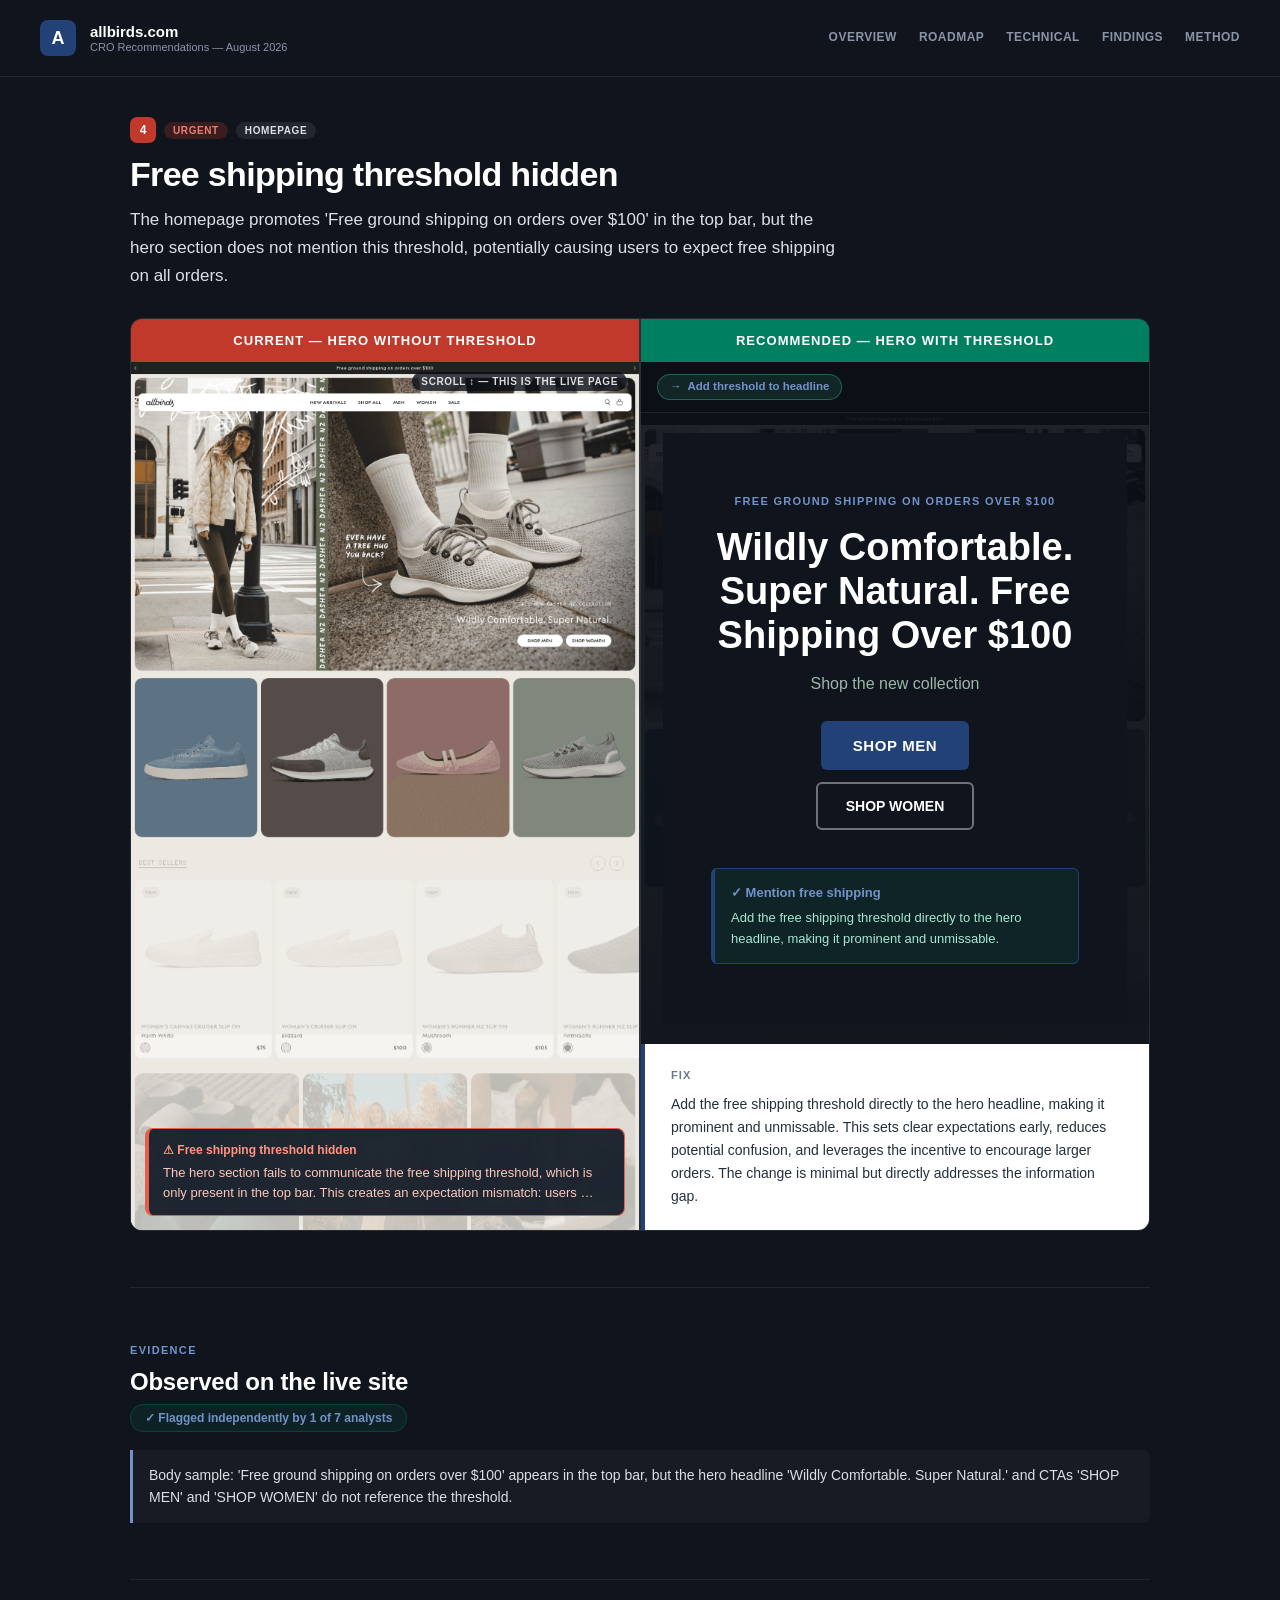
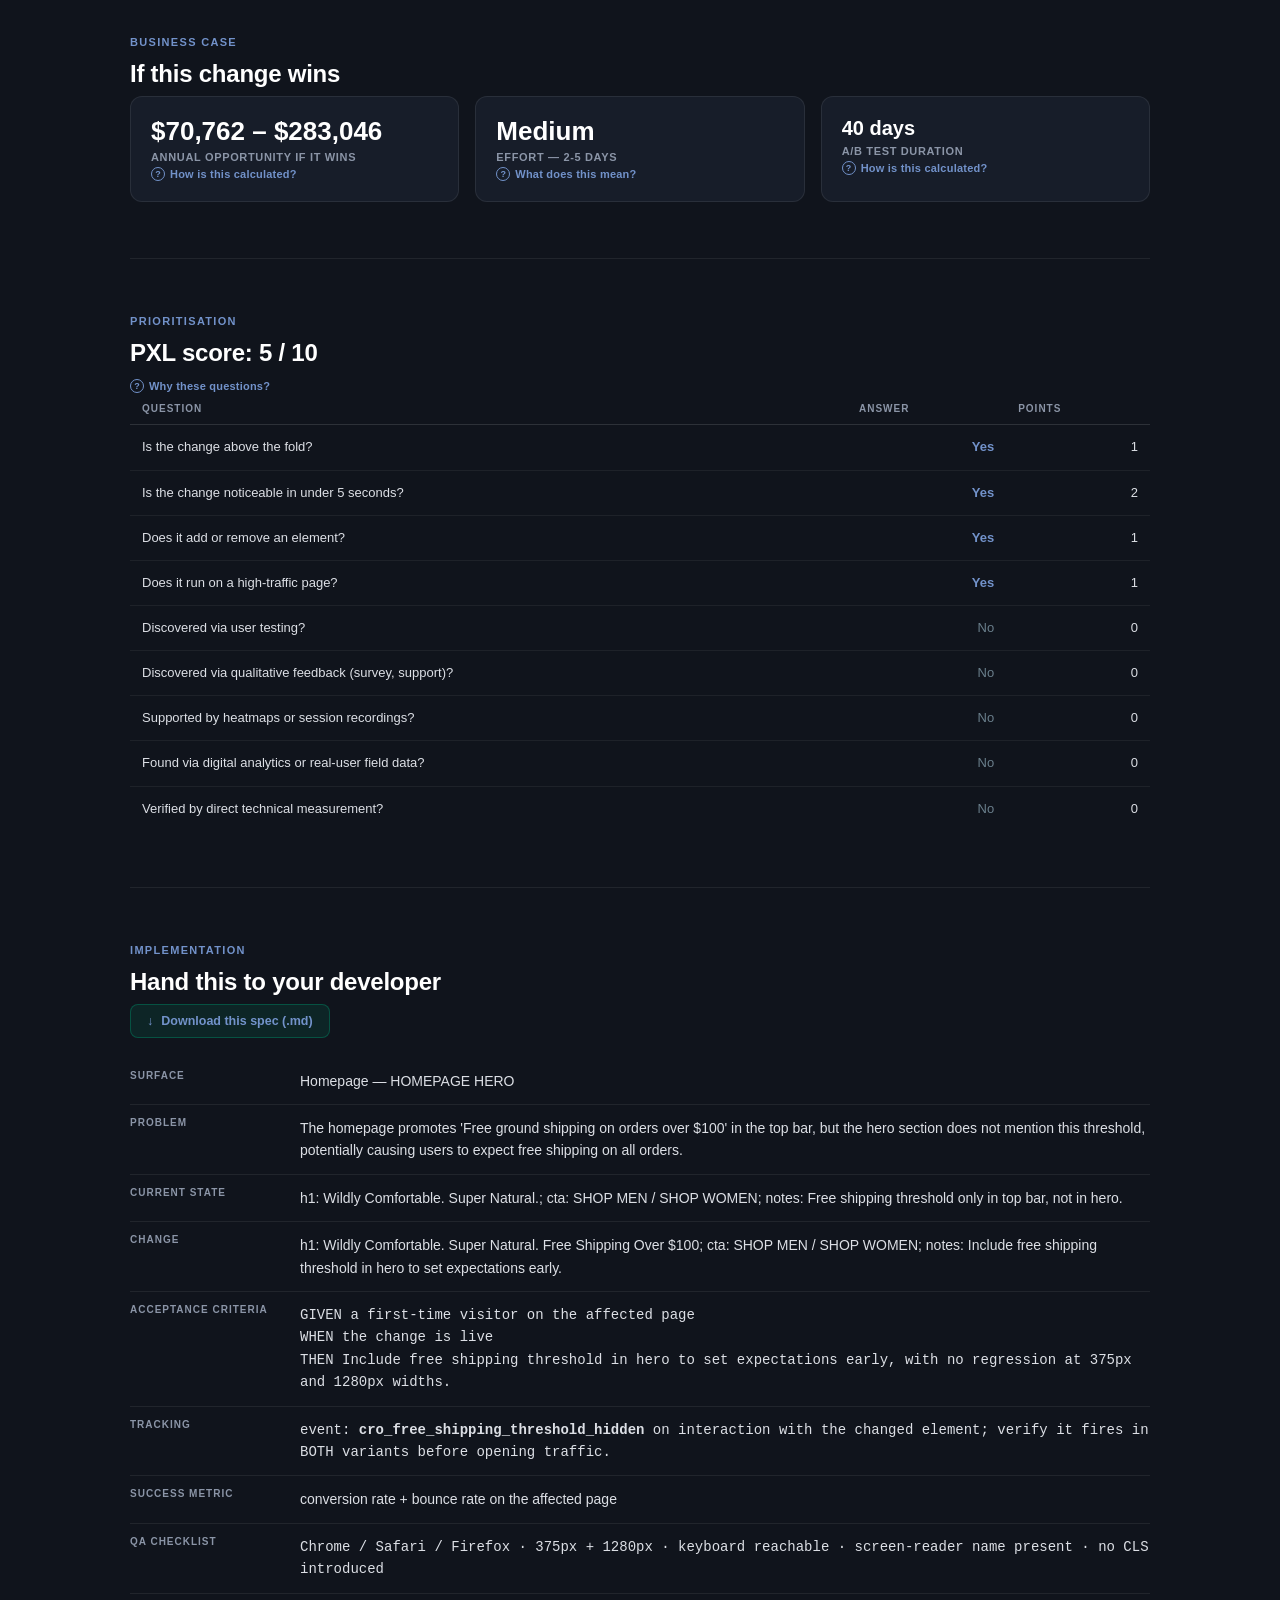
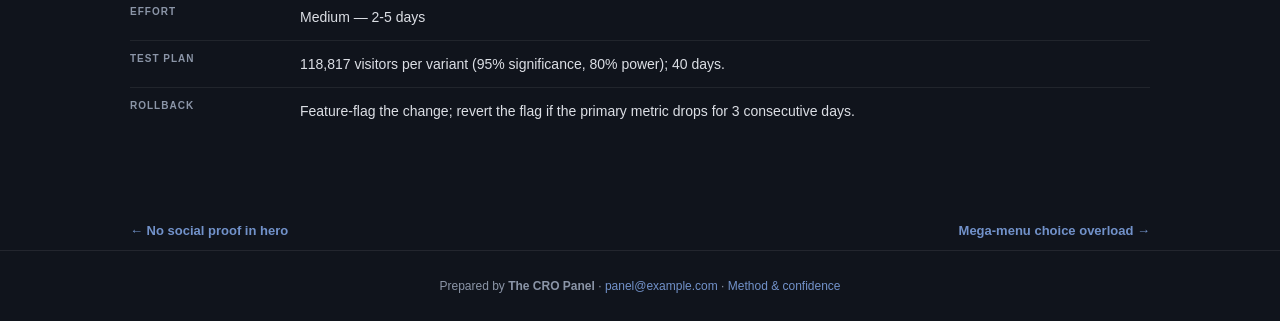
<file: finding_4_free_shipping_threshold_hidden.html>
<!doctype html>
<html lang="en">
<head>
<meta charset="utf-8">
<meta name="viewport" content="width=device-width, initial-scale=1.0">
<title>Free shipping threshold hidden — allbirds.com</title>
<link rel="stylesheet" href="cro_system.css">
<style>:root{--green:#224177;--teal:#7292ca;--navy:#10141c;--mid:#171d29;--light:#212a3b;--muted:#8b95a7;--off:#dcdfe5;}</style></head>
<body>
<header>
  <a class="logo-area" href="index.html" style="text-decoration:none">
    <div class="logo-dot">A</div>
    <div>
      <div class="logo-text">allbirds.com</div>
      <div class="logo-sub">CRO Recommendations — August 2026</div>
    </div>
  </a>
  <nav class="nav"><a href="index.html">Overview</a><a href="roadmap.html">Roadmap</a><a href="technical.html">Technical</a><a href="appendix.html">Findings</a><a href="methodology.html">Method</a></nav>
</header>

<div class="wrap">
  <div class="finding-head">
    <div class="badge-row">
      <span class="rank-chip rank-urgent">4</span>
      <span class="badge badge-urgent">Urgent</span>
      <span class="badge badge-effort">Homepage</span>
      
    </div>
    <h1>Free shipping threshold hidden</h1>
    <p class="thesis">The homepage promotes &#x27;Free ground shipping on orders over $100&#x27; in the top bar, but the hero section does not mention this threshold, potentially causing users to expect free shipping on all orders.</p>
  </div>
  
  <div class="section" style="padding-top:0;border-top:none">
    <div class="split">
      <div class="col">
        <div class="label-bar label-current">CURRENT — Hero without threshold</div>
        <div class="shotwrap"><div class="shot-scroll" data-frac="0.18"><img class="shot-full" src="shot_home.png" alt="Full-page screenshot of the current page" loading="lazy"></div><div class="shot-hint">scroll ↕ — this is the live page</div><div class="shot-tag"><strong>⚠ Free shipping threshold hidden</strong>The hero section fails to communicate the free shipping threshold, which is only present in the top bar. This creates an expectation mismatch: users …</div></div>
      </div>
      <div class="divider"></div>
      <div class="col">
        <div class="label-bar label-recommended">RECOMMENDED — Hero with threshold</div>
        <div class="diff-chips"><span class="chip">Add threshold to headline</span></div><div class="rec-stage" style="background-image:url('shot_home.png')"><div class="rec-dim"></div><div class="rec-card"><div class="surface"><p class="eyebrow">Free ground shipping on orders over $100</p><h1>Wildly Comfortable. Super Natural. Free Shipping Over $100</h1><p>Shop the new collection</p><span class="btn-primary">SHOP MEN</span><span class="btn-secondary">SHOP WOMEN</span><div class="win-callout"><strong>✓ Mention free shipping</strong>Add the free shipping threshold directly to the hero headline, making it prominent and unmissable.</div></div></div></div>
        <div class="annotation good"><strong>Fix</strong>Add the free shipping threshold directly to the hero headline, making it prominent and unmissable. This sets clear expectations early, reduces potential confusion, and leverages the incentive to encourage larger orders. The change is minimal but directly addresses the information gap.</div>
      </div>
    </div>
  </div>
  
<div class="section">
  <div class="eyebrow-label">Evidence</div>
  <h2 class="section-title">Observed on the live site </h2>
  <div class="agreement">✓ Flagged independently by 1 of 7 analysts</div>
  <ul class="evidence-list"><li>Body sample: &#x27;Free ground shipping on orders over $100&#x27; appears in the top bar, but the hero headline &#x27;Wildly Comfortable. Super Natural.&#x27; and CTAs &#x27;SHOP MEN&#x27; and &#x27;SHOP WOMEN&#x27; do not reference the threshold.</li></ul>
</div>
  
<div class="section">
  <div class="eyebrow-label">Business case</div>
  <h2 class="section-title">If this change wins</h2>
  <div class="tiles" style="grid-template-columns:repeat(3,1fr)">
    <div class="tile">
      <div class="tval">$70,762 – $283,046</div>
      <div class="tlabel">annual opportunity if it wins</div>
      <button class="explain" data-m="size-4">How is this calculated?</button>
    </div>
    <div class="tile">
      <div class="tval">Medium</div>
      <div class="tlabel">Effort — 2-5 days</div>
      <button class="explain" data-m="eff-4">What does this mean?</button>
    </div>
    <div class="tile">
      <div class="tval" style="font-size:20px">40 days</div>
      <div class="tlabel">A/B test duration</div>
      <button class="explain" data-m="test-4">How is this calculated?</button>
    </div>
  </div>
</div>
  
<div class="section">
  <div class="eyebrow-label">Prioritisation</div>
  <h2 class="section-title">PXL score: 5 / 10</h2>
  <button class="explain" data-m="pxl-4">Why these questions?</button>
  <div class="tscroll"><table class="dtable">
    <thead><tr><th>Question</th><th class="num">Answer</th><th class="num">Points</th></tr></thead>
    <tbody><tr><td>Is the change above the fold?</td><td class="num yes">Yes</td><td class="num">1</td></tr><tr><td>Is the change noticeable in under 5 seconds?</td><td class="num yes">Yes</td><td class="num">2</td></tr><tr><td>Does it add or remove an element?</td><td class="num yes">Yes</td><td class="num">1</td></tr><tr><td>Does it run on a high-traffic page?</td><td class="num yes">Yes</td><td class="num">1</td></tr><tr><td>Discovered via user testing?</td><td class="num no">No</td><td class="num">0</td></tr><tr><td>Discovered via qualitative feedback (survey, support)?</td><td class="num no">No</td><td class="num">0</td></tr><tr><td>Supported by heatmaps or session recordings?</td><td class="num no">No</td><td class="num">0</td></tr><tr><td>Found via digital analytics or real-user field data?</td><td class="num no">No</td><td class="num">0</td></tr><tr><td>Verified by direct technical measurement?</td><td class="num no">No</td><td class="num">0</td></tr></tbody>
  </table></div>
</div>
  
<div class="section">
  <div class="eyebrow-label">Implementation</div>
  <h2 class="section-title">Hand this to your developer</h2>
  <div class="dl-row" style="margin:0 0 20px">
    <a class="btn-dl" href="dev_spec_4_free_shipping_threshold_hidden.md" download>Download this spec (.md)</a>
  </div>
  <dl class="spec">
    <dt>Surface</dt><dd>Homepage — HOMEPAGE HERO</dd>
    <dt>Problem</dt><dd>The homepage promotes &#x27;Free ground shipping on orders over $100&#x27; in the top bar, but the hero section does not mention this threshold, potentially causing users to expect free shipping on all orders.</dd>
    <dt>Current state</dt><dd>h1: Wildly Comfortable. Super Natural.; cta: SHOP MEN / SHOP WOMEN; notes: Free shipping threshold only in top bar, not in hero.</dd>
    <dt>Change</dt><dd>h1: Wildly Comfortable. Super Natural. Free Shipping Over $100; cta: SHOP MEN / SHOP WOMEN; notes: Include free shipping threshold in hero to set expectations early.</dd>
    <dt>Acceptance criteria</dt><dd class="mono">GIVEN a first-time visitor on the affected page<br>
      WHEN the change is live<br>
      THEN Include free shipping threshold in hero to set expectations early,
      with no regression at 375px and 1280px widths.</dd>
    <dt>Tracking</dt><dd class="mono">event: <strong>cro_free_shipping_threshold_hidden</strong> on interaction with the
      changed element; verify it fires in BOTH variants before opening traffic.</dd>
    <dt>Success metric</dt><dd>conversion rate + bounce rate on the affected page</dd>
    <dt>QA checklist</dt><dd class="mono">Chrome / Safari / Firefox · 375px + 1280px ·
      keyboard reachable · screen-reader name present · no CLS introduced</dd>
    <dt>Effort</dt><dd>Medium —
      2-5 days</dd>
    <dt>Test plan</dt><dd>118,817 visitors per variant
      (95% significance, 80% power);
      40 days.</dd>
    <dt>Rollback</dt><dd>Feature-flag the change; revert the flag if the primary metric
      drops for 3 consecutive days.</dd>
  </dl>
</div>
  <div class="pager"><a href="finding_3_no_social_proof_in_hero.html">← No social proof in hero</a><a href="finding_5_mega_menu_choice_overload.html">Mega-menu choice overload →</a></div>
</div>
<div class="footer">
  Prepared by <strong>The CRO Panel</strong> · <a href="mailto:panel@example.com">panel@example.com</a> · <a href="methodology.html">Method &amp; confidence</a>
</div>
<div class="modal-overlay" id="modal-root"><div class="modal-box"></div></div>
<template id="m-size-4"><h3>How this range is calculated</h3><p>Result: <strong>$70,762 – $283,046 / yr</strong></p><div class="formula">annual visits × baseline conversion × relative lift × order value
= 2,160,000 annual visits x 2.10% conversion x 2.0-8.0% relative lift x $78 order value</div><p>The 2.0–8.0% relative-lift band is an assumption bounded by severity (Urgent), not a prediction.</p><p><strong>Why the range is conservative:</strong> Across 127,000 experiments, 12% produced a statistically significant improvement on the primary metric; a healthy programme win rate is 10-30%. Winning tests also overstate their true effect, so treat this as the prize if the change works — never expected revenue.</p></template><template id="m-eff-4"><h3>How effort is estimated</h3><table><tr><th>Bracket</th><th>Days</th><th>Typical scope</th></tr><tr><td>Low</td><td class='num'>0.5–2</td><td>copy, colour, labels, image swaps</td></tr><tr><td>Medium</td><td class='num'>2–5</td><td>layout shifts, form changes, new modules</td></tr><tr><td>High</td><td class='num'>5+</td><td>personalisation, funnel work, integrations</td></tr></table><p>Assigned by matching the recommended change against these scopes; the estimate is a bracket, not a quote.</p></template><template id="m-test-4"><h3>Sample size math</h3><p>Two-proportion z-test, the standard pre-test sample-size calculation:</p><div class="formula">n = [z&#8320;.&#8320;&#8322;&#8325;·√(2·p̄·(1−p̄)) + z&#8320;.&#8322;&#8320;·√(p₁(1−p₁)+p₂(1−p₂))]² / (p₁−p₂)²</div><table><tr><td>Baseline conversion</td><td class='num'>2.1%</td></tr><tr><td>Significance / power</td><td class='num'>95% / 80%</td></tr><tr><td>Sample per variant, 8.0% lift</td><td class='num'>118,817</td></tr><tr><td>Sample per variant, 2.0% lift</td><td class='num'>1,847,435</td></tr></table><p>Halving the minimum detectable effect roughly quadruples the sample required, which is why the conservative figure is so much larger.</p></template><template id="m-pxl-4"><h3>What PXL is</h3><p>PXL is CXL's prioritisation framework: binary questions instead of subjective 1–10 guesses, weighted toward evidence.</p><p>Findings discovered by inspection score zero on all four evidence questions — that is the honest signal, not a defect. Findings verified by direct measurement earn the extension point and, where real-user field data is involved, the analytics point.</p><p>The full rubric is on the <a href="methodology.html" style="color:var(--teal)">method page</a>.</p></template><script>
(function(){
  var root=document.getElementById('modal-root');
  function close(){root.classList.remove('open');}
  document.addEventListener('click',function(e){
    var b=e.target.closest('[data-m]');
    if(b){var t=document.getElementById('m-'+b.getAttribute('data-m'));
      if(t){root.querySelector('.modal-box').innerHTML=
        '<button class="modal-close" aria-label="Close">\u00d7</button>'+t.innerHTML;
        root.classList.add('open');}return;}
    if(e.target.closest('.modal-close')||e.target===root)close();
  });
  document.addEventListener('keydown',function(e){if(e.key==='Escape')close();});
  function scale(){
    document.querySelectorAll('.card-preview .preview-inner').forEach(function(el){
      var w=el.parentElement.clientWidth;if(!w)return;
      var s=w/1280;el.style.transform='scale('+s+')';
      el.parentElement.style.height=Math.round(514*s)+'px';});
  }
  scale();window.addEventListener('resize',scale);
  function pos(){
    document.querySelectorAll('.shot-scroll[data-frac]').forEach(function(el){
      var img=el.querySelector('img');
      var go=function(){var f=parseFloat(el.getAttribute('data-frac'))||0;
        el.scrollTop=f*(el.scrollHeight-el.clientHeight);};
      if(img&&!img.complete){img.addEventListener('load',go);}else{go();}
    });
  }
  pos();
})();
</script>
</body>
</html>
</file>
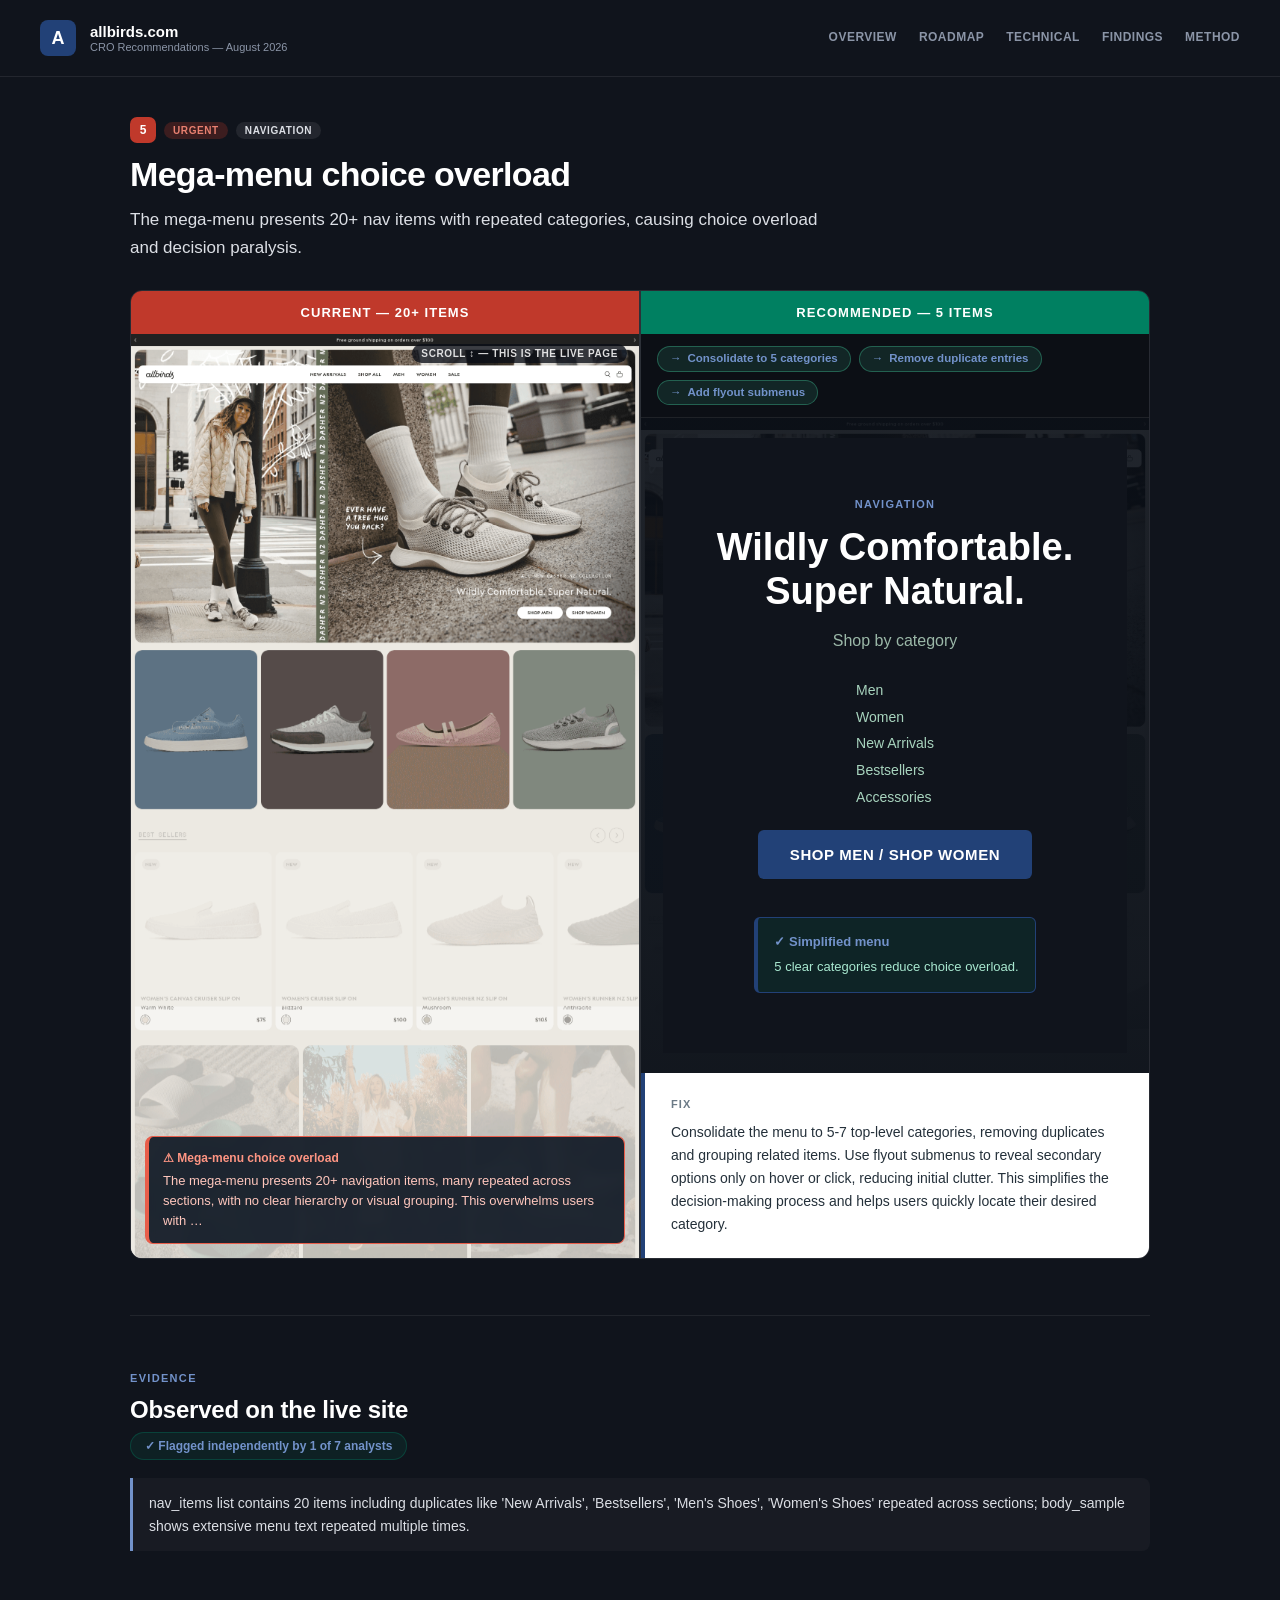
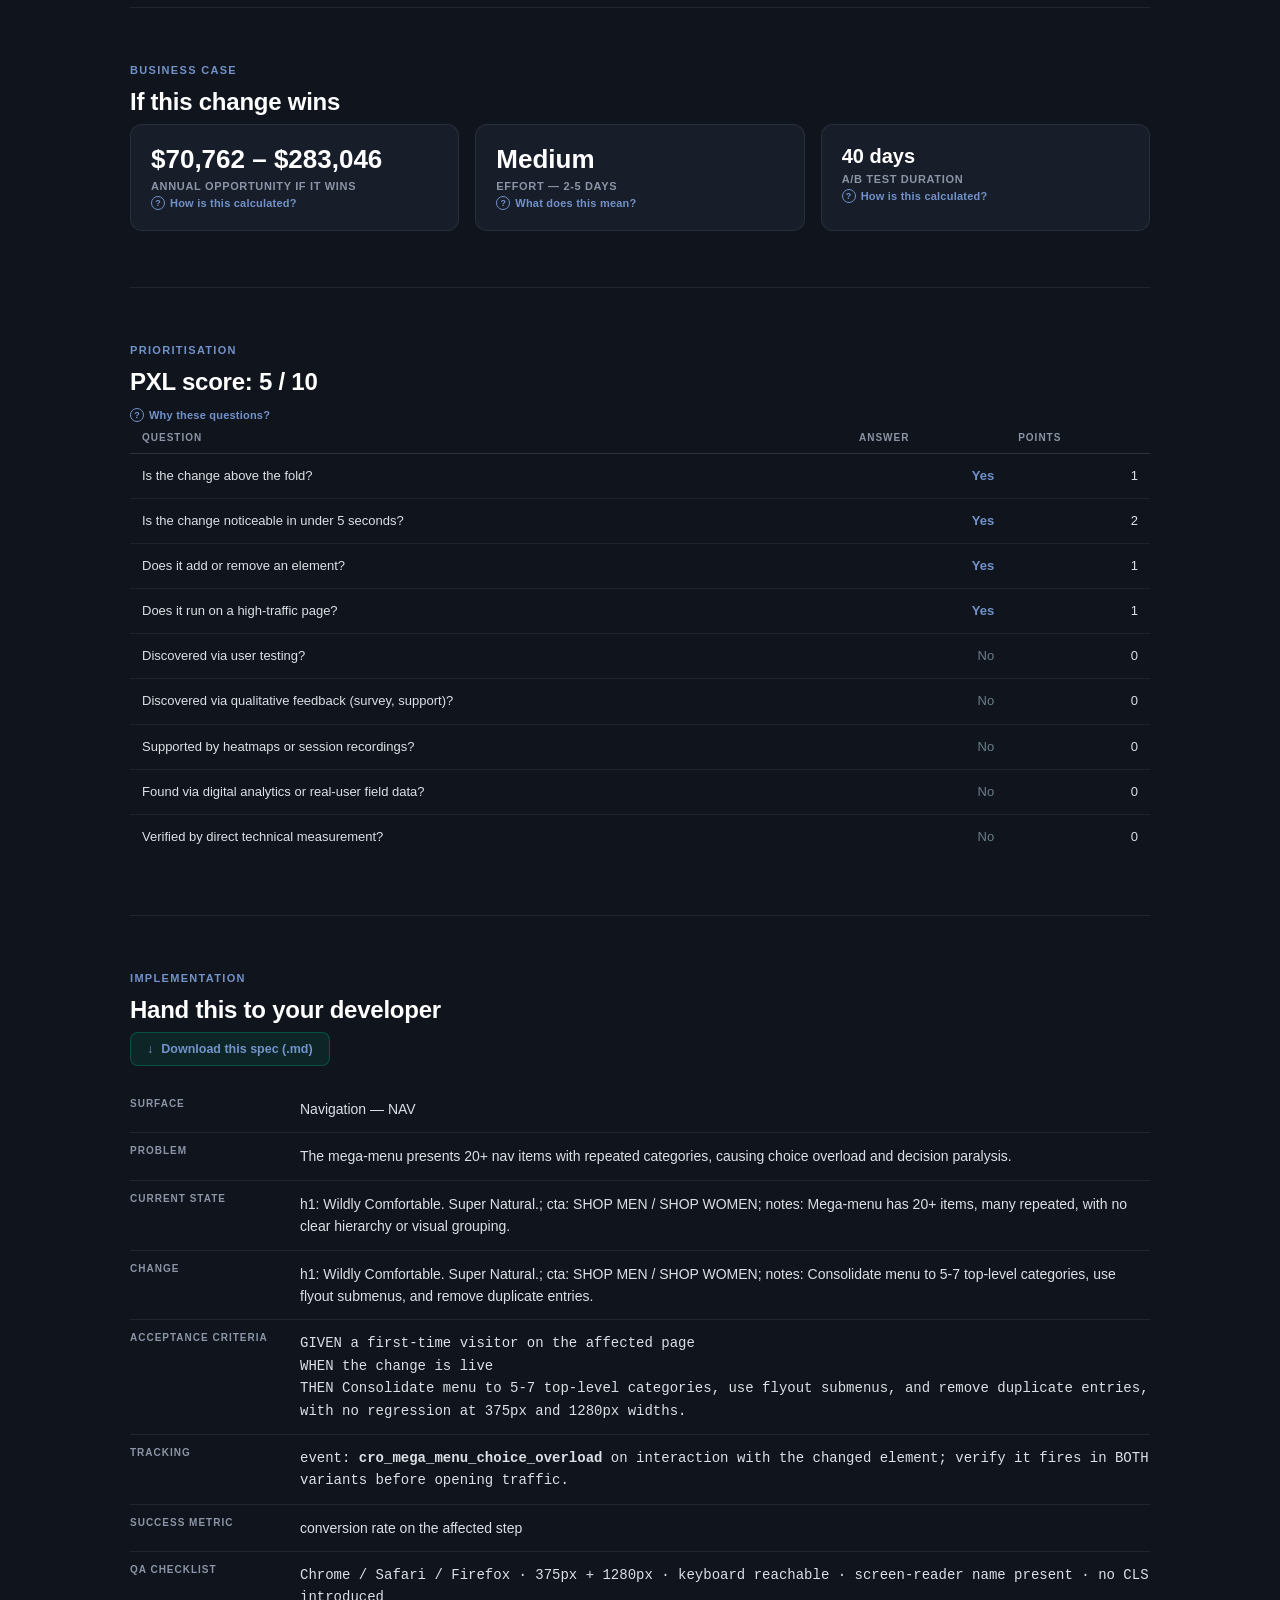
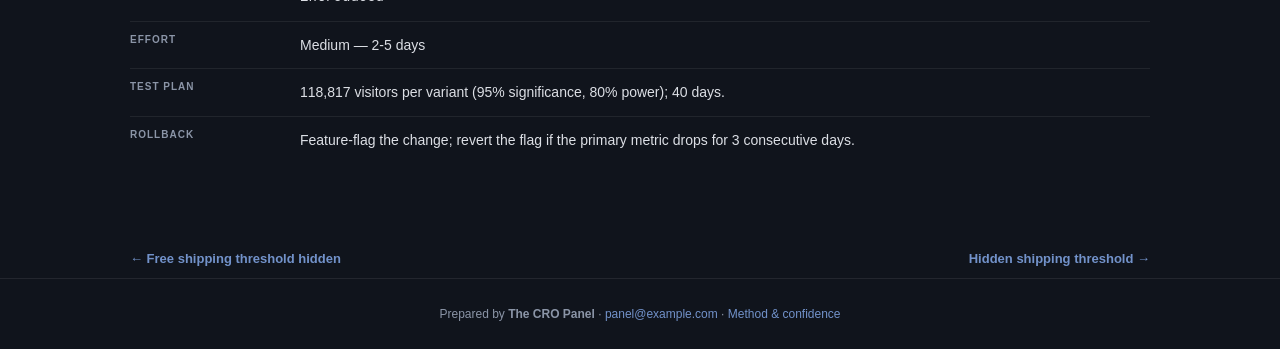
<file: finding_5_mega_menu_choice_overload.html>
<!doctype html>
<html lang="en">
<head>
<meta charset="utf-8">
<meta name="viewport" content="width=device-width, initial-scale=1.0">
<title>Mega-menu choice overload — allbirds.com</title>
<link rel="stylesheet" href="cro_system.css">
<style>:root{--green:#224177;--teal:#7292ca;--navy:#10141c;--mid:#171d29;--light:#212a3b;--muted:#8b95a7;--off:#dcdfe5;}</style></head>
<body>
<header>
  <a class="logo-area" href="index.html" style="text-decoration:none">
    <div class="logo-dot">A</div>
    <div>
      <div class="logo-text">allbirds.com</div>
      <div class="logo-sub">CRO Recommendations — August 2026</div>
    </div>
  </a>
  <nav class="nav"><a href="index.html">Overview</a><a href="roadmap.html">Roadmap</a><a href="technical.html">Technical</a><a href="appendix.html">Findings</a><a href="methodology.html">Method</a></nav>
</header>

<div class="wrap">
  <div class="finding-head">
    <div class="badge-row">
      <span class="rank-chip rank-urgent">5</span>
      <span class="badge badge-urgent">Urgent</span>
      <span class="badge badge-effort">Navigation</span>
      
    </div>
    <h1>Mega-menu choice overload</h1>
    <p class="thesis">The mega-menu presents 20+ nav items with repeated categories, causing choice overload and decision paralysis.</p>
  </div>
  
  <div class="section" style="padding-top:0;border-top:none">
    <div class="split">
      <div class="col">
        <div class="label-bar label-current">CURRENT — 20+ items</div>
        <div class="shotwrap"><div class="shot-scroll" data-frac="0.05"><img class="shot-full" src="shot_home.png" alt="Full-page screenshot of the current page" loading="lazy"></div><div class="shot-hint">scroll ↕ — this is the live page</div><div class="shot-tag"><strong>⚠ Mega-menu choice overload</strong>The mega-menu presents 20+ navigation items, many repeated across sections, with no clear hierarchy or visual grouping. This overwhelms users with …</div></div>
      </div>
      <div class="divider"></div>
      <div class="col">
        <div class="label-bar label-recommended">RECOMMENDED — 5 items</div>
        <div class="diff-chips"><span class="chip">Consolidate to 5 categories</span><span class="chip">Remove duplicate entries</span><span class="chip">Add flyout submenus</span></div><div class="rec-stage" style="background-image:url('shot_home.png')"><div class="rec-dim"></div><div class="rec-card"><div class="surface"><div class="eyebrow">Navigation</div><h1>Wildly Comfortable. Super Natural.</h1><p>Shop by category</p><ul><li>Men</li><li>Women</li><li>New Arrivals</li><li>Bestsellers</li><li>Accessories</li></ul><span class="btn-primary">SHOP MEN / SHOP WOMEN</span><div class="win-callout"><strong>✓ Simplified menu</strong>5 clear categories reduce choice overload.</div></div></div></div>
        <div class="annotation good"><strong>Fix</strong>Consolidate the menu to 5-7 top-level categories, removing duplicates and grouping related items. Use flyout submenus to reveal secondary options only on hover or click, reducing initial clutter. This simplifies the decision-making process and helps users quickly locate their desired category.</div>
      </div>
    </div>
  </div>
  
<div class="section">
  <div class="eyebrow-label">Evidence</div>
  <h2 class="section-title">Observed on the live site </h2>
  <div class="agreement">✓ Flagged independently by 1 of 7 analysts</div>
  <ul class="evidence-list"><li>nav_items list contains 20 items including duplicates like &#x27;New Arrivals&#x27;, &#x27;Bestsellers&#x27;, &#x27;Men&#x27;s Shoes&#x27;, &#x27;Women&#x27;s Shoes&#x27; repeated across sections; body_sample shows extensive menu text repeated multiple times.</li></ul>
</div>
  
<div class="section">
  <div class="eyebrow-label">Business case</div>
  <h2 class="section-title">If this change wins</h2>
  <div class="tiles" style="grid-template-columns:repeat(3,1fr)">
    <div class="tile">
      <div class="tval">$70,762 – $283,046</div>
      <div class="tlabel">annual opportunity if it wins</div>
      <button class="explain" data-m="size-5">How is this calculated?</button>
    </div>
    <div class="tile">
      <div class="tval">Medium</div>
      <div class="tlabel">Effort — 2-5 days</div>
      <button class="explain" data-m="eff-5">What does this mean?</button>
    </div>
    <div class="tile">
      <div class="tval" style="font-size:20px">40 days</div>
      <div class="tlabel">A/B test duration</div>
      <button class="explain" data-m="test-5">How is this calculated?</button>
    </div>
  </div>
</div>
  
<div class="section">
  <div class="eyebrow-label">Prioritisation</div>
  <h2 class="section-title">PXL score: 5 / 10</h2>
  <button class="explain" data-m="pxl-5">Why these questions?</button>
  <div class="tscroll"><table class="dtable">
    <thead><tr><th>Question</th><th class="num">Answer</th><th class="num">Points</th></tr></thead>
    <tbody><tr><td>Is the change above the fold?</td><td class="num yes">Yes</td><td class="num">1</td></tr><tr><td>Is the change noticeable in under 5 seconds?</td><td class="num yes">Yes</td><td class="num">2</td></tr><tr><td>Does it add or remove an element?</td><td class="num yes">Yes</td><td class="num">1</td></tr><tr><td>Does it run on a high-traffic page?</td><td class="num yes">Yes</td><td class="num">1</td></tr><tr><td>Discovered via user testing?</td><td class="num no">No</td><td class="num">0</td></tr><tr><td>Discovered via qualitative feedback (survey, support)?</td><td class="num no">No</td><td class="num">0</td></tr><tr><td>Supported by heatmaps or session recordings?</td><td class="num no">No</td><td class="num">0</td></tr><tr><td>Found via digital analytics or real-user field data?</td><td class="num no">No</td><td class="num">0</td></tr><tr><td>Verified by direct technical measurement?</td><td class="num no">No</td><td class="num">0</td></tr></tbody>
  </table></div>
</div>
  
<div class="section">
  <div class="eyebrow-label">Implementation</div>
  <h2 class="section-title">Hand this to your developer</h2>
  <div class="dl-row" style="margin:0 0 20px">
    <a class="btn-dl" href="dev_spec_5_mega_menu_choice_overload.md" download>Download this spec (.md)</a>
  </div>
  <dl class="spec">
    <dt>Surface</dt><dd>Navigation — NAV</dd>
    <dt>Problem</dt><dd>The mega-menu presents 20+ nav items with repeated categories, causing choice overload and decision paralysis.</dd>
    <dt>Current state</dt><dd>h1: Wildly Comfortable. Super Natural.; cta: SHOP MEN / SHOP WOMEN; notes: Mega-menu has 20+ items, many repeated, with no clear hierarchy or visual grouping.</dd>
    <dt>Change</dt><dd>h1: Wildly Comfortable. Super Natural.; cta: SHOP MEN / SHOP WOMEN; notes: Consolidate menu to 5-7 top-level categories, use flyout submenus, and remove duplicate entries.</dd>
    <dt>Acceptance criteria</dt><dd class="mono">GIVEN a first-time visitor on the affected page<br>
      WHEN the change is live<br>
      THEN Consolidate menu to 5-7 top-level categories, use flyout submenus, and remove duplicate entries,
      with no regression at 375px and 1280px widths.</dd>
    <dt>Tracking</dt><dd class="mono">event: <strong>cro_mega_menu_choice_overload</strong> on interaction with the
      changed element; verify it fires in BOTH variants before opening traffic.</dd>
    <dt>Success metric</dt><dd>conversion rate on the affected step</dd>
    <dt>QA checklist</dt><dd class="mono">Chrome / Safari / Firefox · 375px + 1280px ·
      keyboard reachable · screen-reader name present · no CLS introduced</dd>
    <dt>Effort</dt><dd>Medium —
      2-5 days</dd>
    <dt>Test plan</dt><dd>118,817 visitors per variant
      (95% significance, 80% power);
      40 days.</dd>
    <dt>Rollback</dt><dd>Feature-flag the change; revert the flag if the primary metric
      drops for 3 consecutive days.</dd>
  </dl>
</div>
  <div class="pager"><a href="finding_4_free_shipping_threshold_hidden.html">← Free shipping threshold hidden</a><a href="finding_6_hidden_shipping_threshold.html">Hidden shipping threshold →</a></div>
</div>
<div class="footer">
  Prepared by <strong>The CRO Panel</strong> · <a href="mailto:panel@example.com">panel@example.com</a> · <a href="methodology.html">Method &amp; confidence</a>
</div>
<div class="modal-overlay" id="modal-root"><div class="modal-box"></div></div>
<template id="m-size-5"><h3>How this range is calculated</h3><p>Result: <strong>$70,762 – $283,046 / yr</strong></p><div class="formula">annual visits × baseline conversion × relative lift × order value
= 2,160,000 annual visits x 2.10% conversion x 2.0-8.0% relative lift x $78 order value</div><p>The 2.0–8.0% relative-lift band is an assumption bounded by severity (Urgent), not a prediction.</p><p><strong>Why the range is conservative:</strong> Across 127,000 experiments, 12% produced a statistically significant improvement on the primary metric; a healthy programme win rate is 10-30%. Winning tests also overstate their true effect, so treat this as the prize if the change works — never expected revenue.</p></template><template id="m-eff-5"><h3>How effort is estimated</h3><table><tr><th>Bracket</th><th>Days</th><th>Typical scope</th></tr><tr><td>Low</td><td class='num'>0.5–2</td><td>copy, colour, labels, image swaps</td></tr><tr><td>Medium</td><td class='num'>2–5</td><td>layout shifts, form changes, new modules</td></tr><tr><td>High</td><td class='num'>5+</td><td>personalisation, funnel work, integrations</td></tr></table><p>Assigned by matching the recommended change against these scopes; the estimate is a bracket, not a quote.</p></template><template id="m-test-5"><h3>Sample size math</h3><p>Two-proportion z-test, the standard pre-test sample-size calculation:</p><div class="formula">n = [z&#8320;.&#8320;&#8322;&#8325;·√(2·p̄·(1−p̄)) + z&#8320;.&#8322;&#8320;·√(p₁(1−p₁)+p₂(1−p₂))]² / (p₁−p₂)²</div><table><tr><td>Baseline conversion</td><td class='num'>2.1%</td></tr><tr><td>Significance / power</td><td class='num'>95% / 80%</td></tr><tr><td>Sample per variant, 8.0% lift</td><td class='num'>118,817</td></tr><tr><td>Sample per variant, 2.0% lift</td><td class='num'>1,847,435</td></tr></table><p>Halving the minimum detectable effect roughly quadruples the sample required, which is why the conservative figure is so much larger.</p></template><template id="m-pxl-5"><h3>What PXL is</h3><p>PXL is CXL's prioritisation framework: binary questions instead of subjective 1–10 guesses, weighted toward evidence.</p><p>Findings discovered by inspection score zero on all four evidence questions — that is the honest signal, not a defect. Findings verified by direct measurement earn the extension point and, where real-user field data is involved, the analytics point.</p><p>The full rubric is on the <a href="methodology.html" style="color:var(--teal)">method page</a>.</p></template><script>
(function(){
  var root=document.getElementById('modal-root');
  function close(){root.classList.remove('open');}
  document.addEventListener('click',function(e){
    var b=e.target.closest('[data-m]');
    if(b){var t=document.getElementById('m-'+b.getAttribute('data-m'));
      if(t){root.querySelector('.modal-box').innerHTML=
        '<button class="modal-close" aria-label="Close">\u00d7</button>'+t.innerHTML;
        root.classList.add('open');}return;}
    if(e.target.closest('.modal-close')||e.target===root)close();
  });
  document.addEventListener('keydown',function(e){if(e.key==='Escape')close();});
  function scale(){
    document.querySelectorAll('.card-preview .preview-inner').forEach(function(el){
      var w=el.parentElement.clientWidth;if(!w)return;
      var s=w/1280;el.style.transform='scale('+s+')';
      el.parentElement.style.height=Math.round(514*s)+'px';});
  }
  scale();window.addEventListener('resize',scale);
  function pos(){
    document.querySelectorAll('.shot-scroll[data-frac]').forEach(function(el){
      var img=el.querySelector('img');
      var go=function(){var f=parseFloat(el.getAttribute('data-frac'))||0;
        el.scrollTop=f*(el.scrollHeight-el.clientHeight);};
      if(img&&!img.complete){img.addEventListener('load',go);}else{go();}
    });
  }
  pos();
})();
</script>
</body>
</html>
</file>
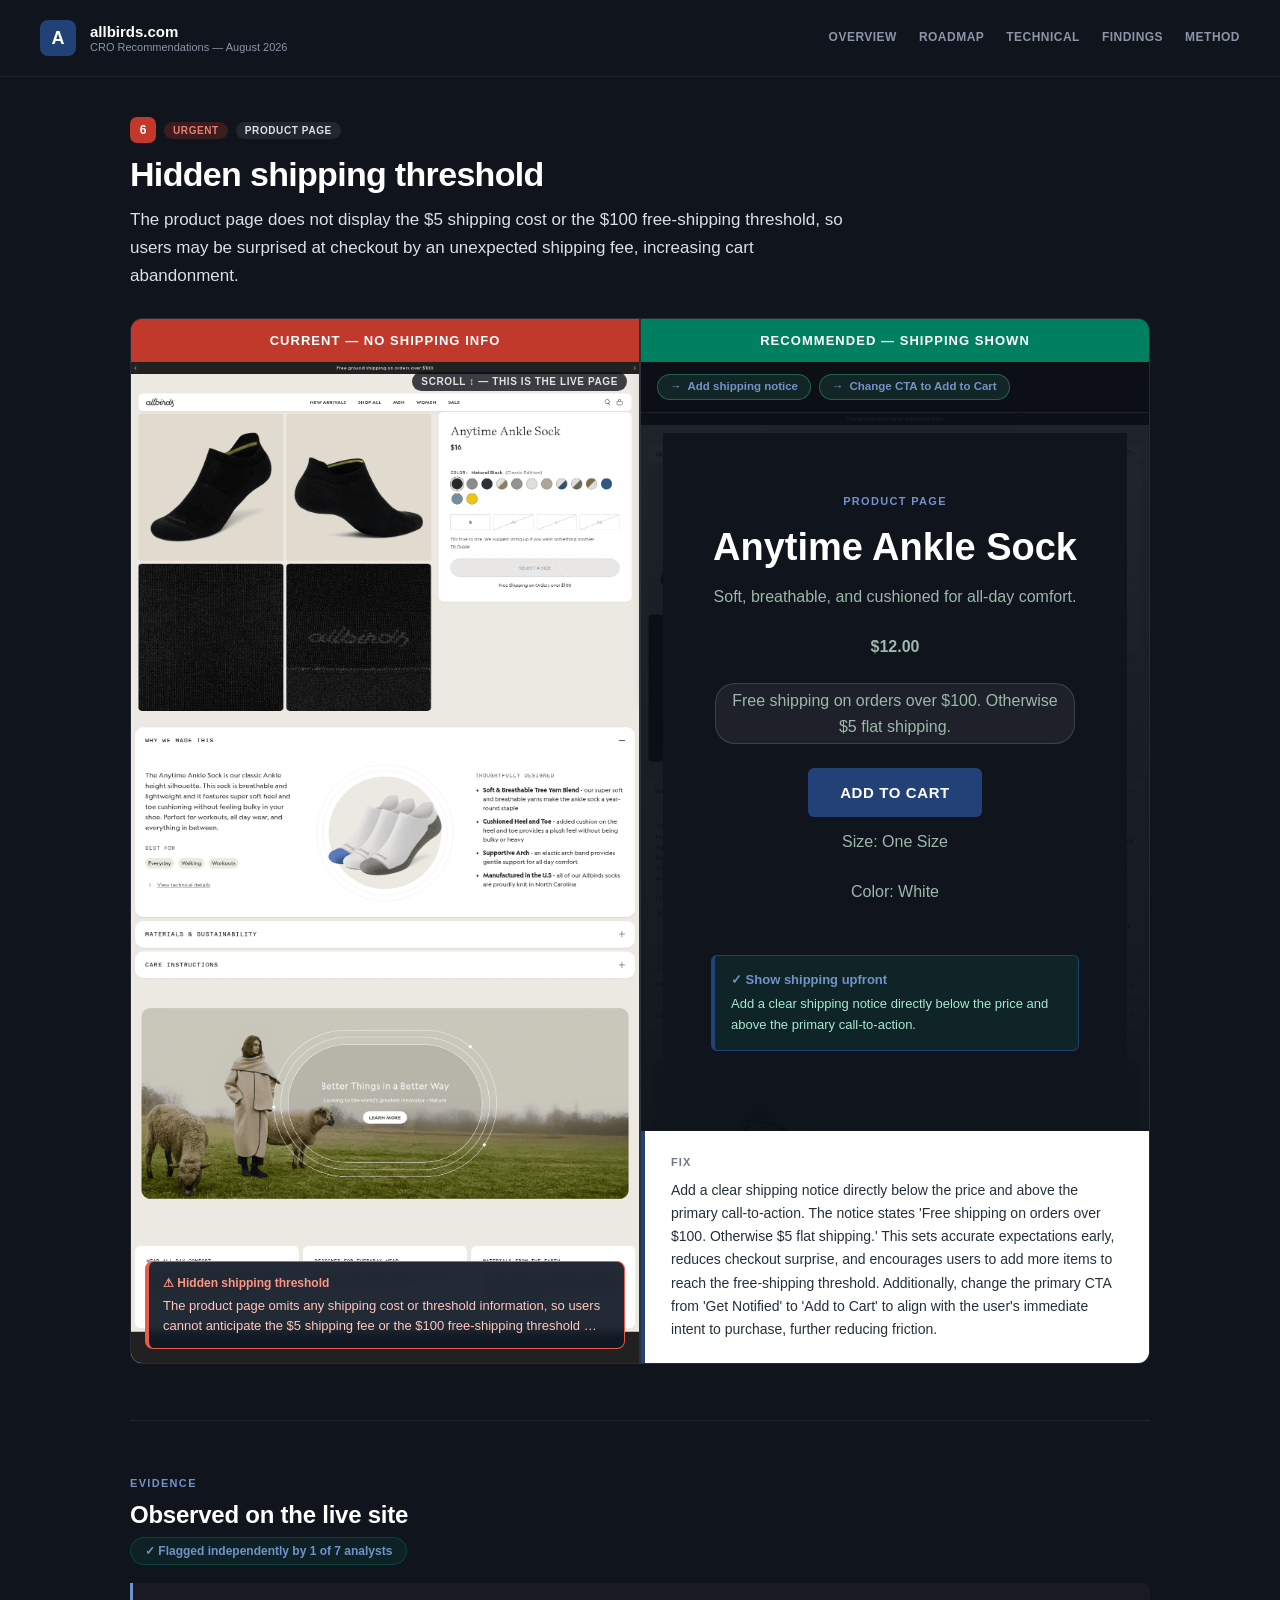
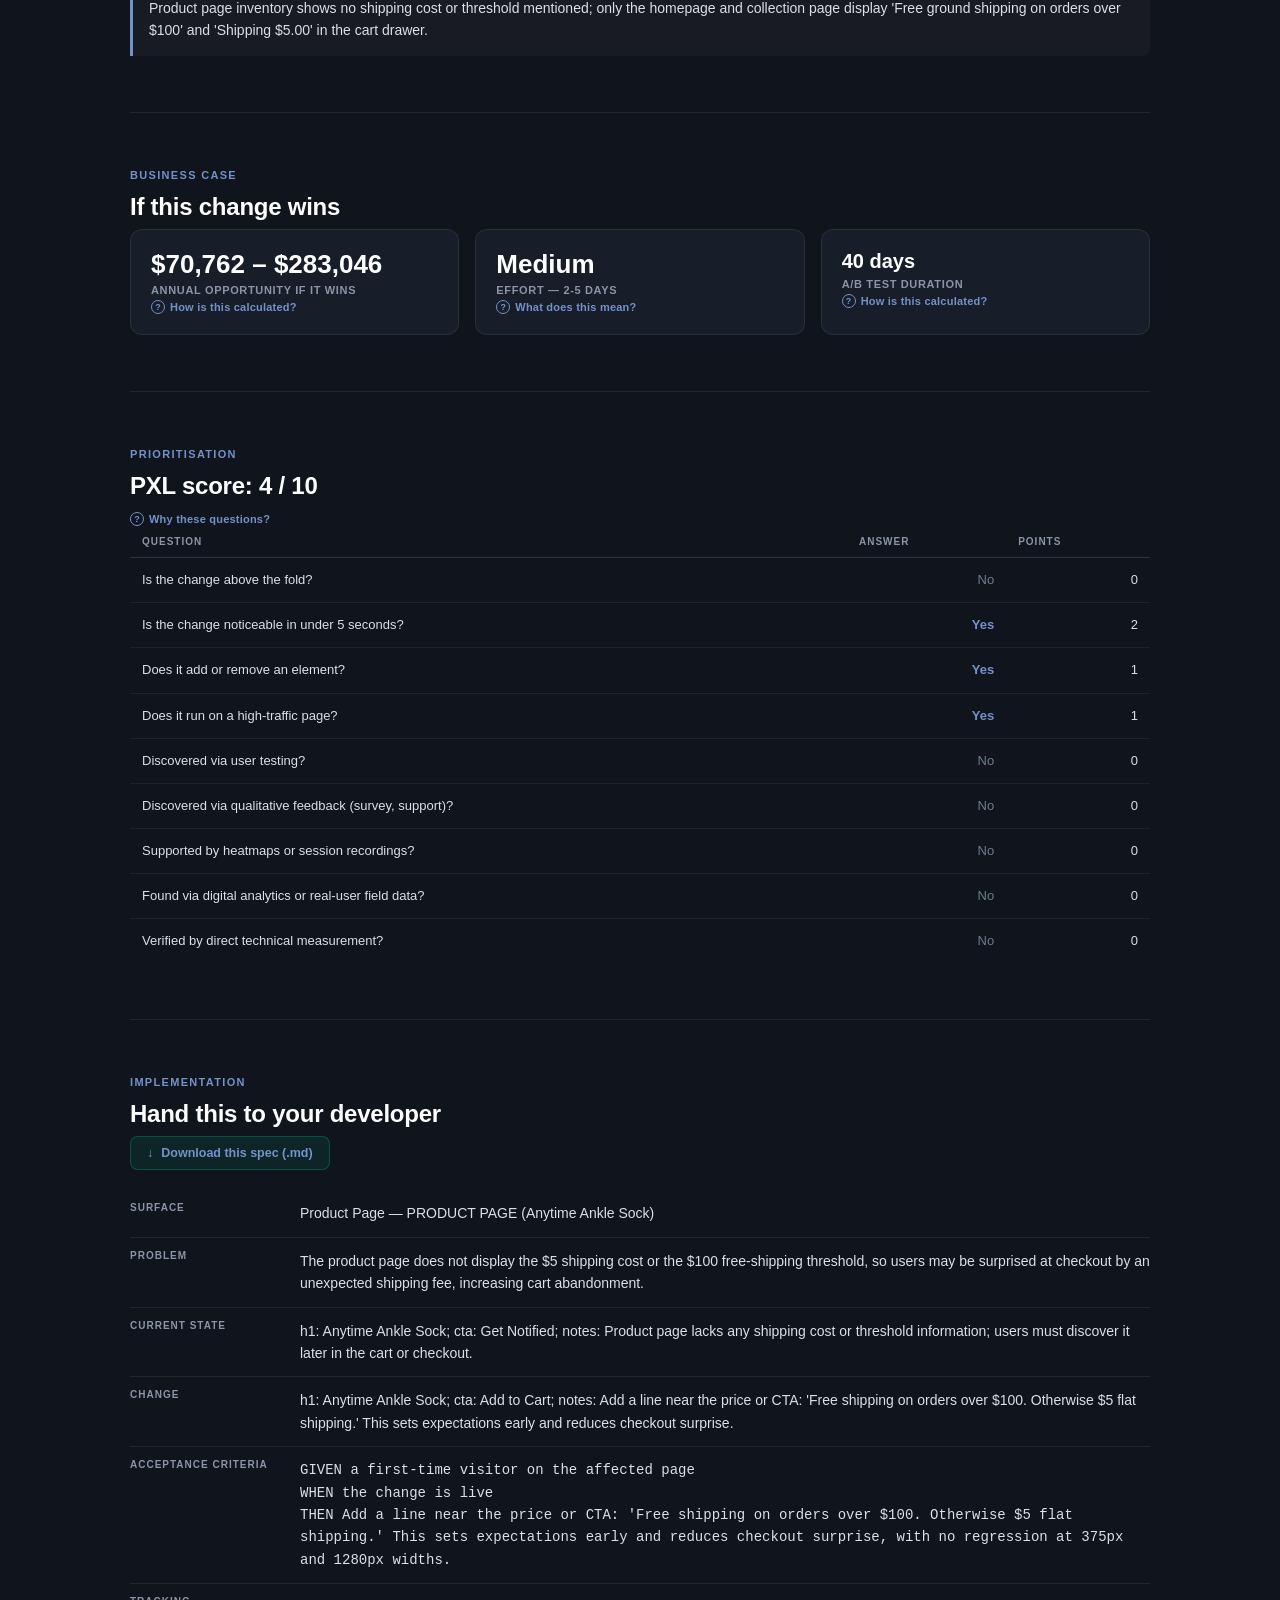
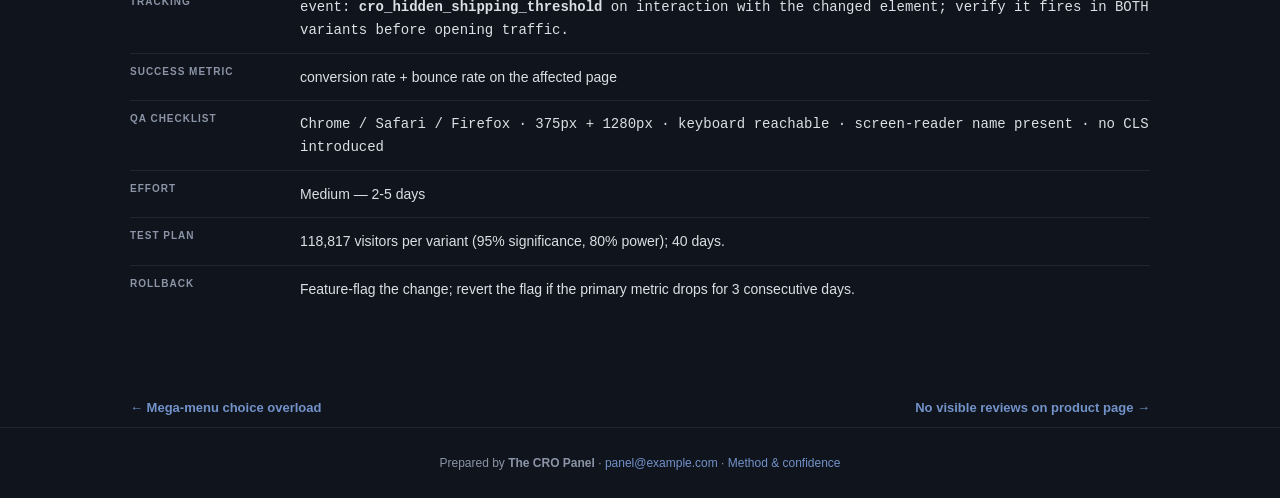
<file: finding_6_hidden_shipping_threshold.html>
<!doctype html>
<html lang="en">
<head>
<meta charset="utf-8">
<meta name="viewport" content="width=device-width, initial-scale=1.0">
<title>Hidden shipping threshold — allbirds.com</title>
<link rel="stylesheet" href="cro_system.css">
<style>:root{--green:#224177;--teal:#7292ca;--navy:#10141c;--mid:#171d29;--light:#212a3b;--muted:#8b95a7;--off:#dcdfe5;}</style></head>
<body>
<header>
  <a class="logo-area" href="index.html" style="text-decoration:none">
    <div class="logo-dot">A</div>
    <div>
      <div class="logo-text">allbirds.com</div>
      <div class="logo-sub">CRO Recommendations — August 2026</div>
    </div>
  </a>
  <nav class="nav"><a href="index.html">Overview</a><a href="roadmap.html">Roadmap</a><a href="technical.html">Technical</a><a href="appendix.html">Findings</a><a href="methodology.html">Method</a></nav>
</header>

<div class="wrap">
  <div class="finding-head">
    <div class="badge-row">
      <span class="rank-chip rank-urgent">6</span>
      <span class="badge badge-urgent">Urgent</span>
      <span class="badge badge-effort">Product Page</span>
      
    </div>
    <h1>Hidden shipping threshold</h1>
    <p class="thesis">The product page does not display the $5 shipping cost or the $100 free-shipping threshold, so users may be surprised at checkout by an unexpected shipping fee, increasing cart abandonment.</p>
  </div>
  
  <div class="section" style="padding-top:0;border-top:none">
    <div class="split">
      <div class="col">
        <div class="label-bar label-current">CURRENT — No shipping info</div>
        <div class="shotwrap"><div class="shot-scroll" data-frac="0.18"><img class="shot-full" src="shot_products_anytime_ankle_sock.png" alt="Full-page screenshot of the current page" loading="lazy"></div><div class="shot-hint">scroll ↕ — this is the live page</div><div class="shot-tag"><strong>⚠ Hidden shipping threshold</strong>The product page omits any shipping cost or threshold information, so users cannot anticipate the $5 shipping fee or the $100 free-shipping threshold …</div></div>
      </div>
      <div class="divider"></div>
      <div class="col">
        <div class="label-bar label-recommended">RECOMMENDED — Shipping shown</div>
        <div class="diff-chips"><span class="chip">Add shipping notice</span><span class="chip">Change CTA to Add to Cart</span></div><div class="rec-stage" style="background-image:url('shot_products_anytime_ankle_sock.png')"><div class="rec-dim"></div><div class="rec-card"><div class="surface"><p class="eyebrow">Product Page</p><h1>Anytime Ankle Sock</h1><p>Soft, breathable, and cushioned for all-day comfort.</p><p class="price">$12.00</p><p class="pill">Free shipping on orders over $100. Otherwise $5 flat shipping.</p><span class="btn-primary">Add to Cart</span><p>Size: One Size</p><p>Color: White</p><div class="win-callout"><strong>✓ Show shipping upfront</strong>Add a clear shipping notice directly below the price and above the primary call-to-action.</div></div></div></div>
        <div class="annotation good"><strong>Fix</strong>Add a clear shipping notice directly below the price and above the primary call-to-action. The notice states &#x27;Free shipping on orders over $100. Otherwise $5 flat shipping.&#x27; This sets accurate expectations early, reduces checkout surprise, and encourages users to add more items to reach the free-shipping threshold. Additionally, change the primary CTA from &#x27;Get Notified&#x27; to &#x27;Add to Cart&#x27; to align with the user&#x27;s immediate intent to purchase, further reducing friction.</div>
      </div>
    </div>
  </div>
  
<div class="section">
  <div class="eyebrow-label">Evidence</div>
  <h2 class="section-title">Observed on the live site </h2>
  <div class="agreement">✓ Flagged independently by 1 of 7 analysts</div>
  <ul class="evidence-list"><li>Product page inventory shows no shipping cost or threshold mentioned; only the homepage and collection page display &#x27;Free ground shipping on orders over $100&#x27; and &#x27;Shipping $5.00&#x27; in the cart drawer.</li></ul>
</div>
  
<div class="section">
  <div class="eyebrow-label">Business case</div>
  <h2 class="section-title">If this change wins</h2>
  <div class="tiles" style="grid-template-columns:repeat(3,1fr)">
    <div class="tile">
      <div class="tval">$70,762 – $283,046</div>
      <div class="tlabel">annual opportunity if it wins</div>
      <button class="explain" data-m="size-6">How is this calculated?</button>
    </div>
    <div class="tile">
      <div class="tval">Medium</div>
      <div class="tlabel">Effort — 2-5 days</div>
      <button class="explain" data-m="eff-6">What does this mean?</button>
    </div>
    <div class="tile">
      <div class="tval" style="font-size:20px">40 days</div>
      <div class="tlabel">A/B test duration</div>
      <button class="explain" data-m="test-6">How is this calculated?</button>
    </div>
  </div>
</div>
  
<div class="section">
  <div class="eyebrow-label">Prioritisation</div>
  <h2 class="section-title">PXL score: 4 / 10</h2>
  <button class="explain" data-m="pxl-6">Why these questions?</button>
  <div class="tscroll"><table class="dtable">
    <thead><tr><th>Question</th><th class="num">Answer</th><th class="num">Points</th></tr></thead>
    <tbody><tr><td>Is the change above the fold?</td><td class="num no">No</td><td class="num">0</td></tr><tr><td>Is the change noticeable in under 5 seconds?</td><td class="num yes">Yes</td><td class="num">2</td></tr><tr><td>Does it add or remove an element?</td><td class="num yes">Yes</td><td class="num">1</td></tr><tr><td>Does it run on a high-traffic page?</td><td class="num yes">Yes</td><td class="num">1</td></tr><tr><td>Discovered via user testing?</td><td class="num no">No</td><td class="num">0</td></tr><tr><td>Discovered via qualitative feedback (survey, support)?</td><td class="num no">No</td><td class="num">0</td></tr><tr><td>Supported by heatmaps or session recordings?</td><td class="num no">No</td><td class="num">0</td></tr><tr><td>Found via digital analytics or real-user field data?</td><td class="num no">No</td><td class="num">0</td></tr><tr><td>Verified by direct technical measurement?</td><td class="num no">No</td><td class="num">0</td></tr></tbody>
  </table></div>
</div>
  
<div class="section">
  <div class="eyebrow-label">Implementation</div>
  <h2 class="section-title">Hand this to your developer</h2>
  <div class="dl-row" style="margin:0 0 20px">
    <a class="btn-dl" href="dev_spec_6_hidden_shipping_threshold.md" download>Download this spec (.md)</a>
  </div>
  <dl class="spec">
    <dt>Surface</dt><dd>Product Page — PRODUCT PAGE (Anytime Ankle Sock)</dd>
    <dt>Problem</dt><dd>The product page does not display the $5 shipping cost or the $100 free-shipping threshold, so users may be surprised at checkout by an unexpected shipping fee, increasing cart abandonment.</dd>
    <dt>Current state</dt><dd>h1: Anytime Ankle Sock; cta: Get Notified; notes: Product page lacks any shipping cost or threshold information; users must discover it later in the cart or checkout.</dd>
    <dt>Change</dt><dd>h1: Anytime Ankle Sock; cta: Add to Cart; notes: Add a line near the price or CTA: &#x27;Free shipping on orders over $100. Otherwise $5 flat shipping.&#x27; This sets expectations early and reduces checkout surprise.</dd>
    <dt>Acceptance criteria</dt><dd class="mono">GIVEN a first-time visitor on the affected page<br>
      WHEN the change is live<br>
      THEN Add a line near the price or CTA: &#x27;Free shipping on orders over $100. Otherwise $5 flat shipping.&#x27; This sets expectations early and reduces checkout surprise,
      with no regression at 375px and 1280px widths.</dd>
    <dt>Tracking</dt><dd class="mono">event: <strong>cro_hidden_shipping_threshold</strong> on interaction with the
      changed element; verify it fires in BOTH variants before opening traffic.</dd>
    <dt>Success metric</dt><dd>conversion rate + bounce rate on the affected page</dd>
    <dt>QA checklist</dt><dd class="mono">Chrome / Safari / Firefox · 375px + 1280px ·
      keyboard reachable · screen-reader name present · no CLS introduced</dd>
    <dt>Effort</dt><dd>Medium —
      2-5 days</dd>
    <dt>Test plan</dt><dd>118,817 visitors per variant
      (95% significance, 80% power);
      40 days.</dd>
    <dt>Rollback</dt><dd>Feature-flag the change; revert the flag if the primary metric
      drops for 3 consecutive days.</dd>
  </dl>
</div>
  <div class="pager"><a href="finding_5_mega_menu_choice_overload.html">← Mega-menu choice overload</a><a href="finding_7_no_visible_reviews_on_product_page.html">No visible reviews on product page →</a></div>
</div>
<div class="footer">
  Prepared by <strong>The CRO Panel</strong> · <a href="mailto:panel@example.com">panel@example.com</a> · <a href="methodology.html">Method &amp; confidence</a>
</div>
<div class="modal-overlay" id="modal-root"><div class="modal-box"></div></div>
<template id="m-size-6"><h3>How this range is calculated</h3><p>Result: <strong>$70,762 – $283,046 / yr</strong></p><div class="formula">annual visits × baseline conversion × relative lift × order value
= 2,160,000 annual visits x 2.10% conversion x 2.0-8.0% relative lift x $78 order value</div><p>The 2.0–8.0% relative-lift band is an assumption bounded by severity (Urgent), not a prediction.</p><p><strong>Why the range is conservative:</strong> Across 127,000 experiments, 12% produced a statistically significant improvement on the primary metric; a healthy programme win rate is 10-30%. Winning tests also overstate their true effect, so treat this as the prize if the change works — never expected revenue.</p></template><template id="m-eff-6"><h3>How effort is estimated</h3><table><tr><th>Bracket</th><th>Days</th><th>Typical scope</th></tr><tr><td>Low</td><td class='num'>0.5–2</td><td>copy, colour, labels, image swaps</td></tr><tr><td>Medium</td><td class='num'>2–5</td><td>layout shifts, form changes, new modules</td></tr><tr><td>High</td><td class='num'>5+</td><td>personalisation, funnel work, integrations</td></tr></table><p>Assigned by matching the recommended change against these scopes; the estimate is a bracket, not a quote.</p></template><template id="m-test-6"><h3>Sample size math</h3><p>Two-proportion z-test, the standard pre-test sample-size calculation:</p><div class="formula">n = [z&#8320;.&#8320;&#8322;&#8325;·√(2·p̄·(1−p̄)) + z&#8320;.&#8322;&#8320;·√(p₁(1−p₁)+p₂(1−p₂))]² / (p₁−p₂)²</div><table><tr><td>Baseline conversion</td><td class='num'>2.1%</td></tr><tr><td>Significance / power</td><td class='num'>95% / 80%</td></tr><tr><td>Sample per variant, 8.0% lift</td><td class='num'>118,817</td></tr><tr><td>Sample per variant, 2.0% lift</td><td class='num'>1,847,435</td></tr></table><p>Halving the minimum detectable effect roughly quadruples the sample required, which is why the conservative figure is so much larger.</p></template><template id="m-pxl-6"><h3>What PXL is</h3><p>PXL is CXL's prioritisation framework: binary questions instead of subjective 1–10 guesses, weighted toward evidence.</p><p>Findings discovered by inspection score zero on all four evidence questions — that is the honest signal, not a defect. Findings verified by direct measurement earn the extension point and, where real-user field data is involved, the analytics point.</p><p>The full rubric is on the <a href="methodology.html" style="color:var(--teal)">method page</a>.</p></template><script>
(function(){
  var root=document.getElementById('modal-root');
  function close(){root.classList.remove('open');}
  document.addEventListener('click',function(e){
    var b=e.target.closest('[data-m]');
    if(b){var t=document.getElementById('m-'+b.getAttribute('data-m'));
      if(t){root.querySelector('.modal-box').innerHTML=
        '<button class="modal-close" aria-label="Close">\u00d7</button>'+t.innerHTML;
        root.classList.add('open');}return;}
    if(e.target.closest('.modal-close')||e.target===root)close();
  });
  document.addEventListener('keydown',function(e){if(e.key==='Escape')close();});
  function scale(){
    document.querySelectorAll('.card-preview .preview-inner').forEach(function(el){
      var w=el.parentElement.clientWidth;if(!w)return;
      var s=w/1280;el.style.transform='scale('+s+')';
      el.parentElement.style.height=Math.round(514*s)+'px';});
  }
  scale();window.addEventListener('resize',scale);
  function pos(){
    document.querySelectorAll('.shot-scroll[data-frac]').forEach(function(el){
      var img=el.querySelector('img');
      var go=function(){var f=parseFloat(el.getAttribute('data-frac'))||0;
        el.scrollTop=f*(el.scrollHeight-el.clientHeight);};
      if(img&&!img.complete){img.addEventListener('load',go);}else{go();}
    });
  }
  pos();
})();
</script>
</body>
</html>
</file>
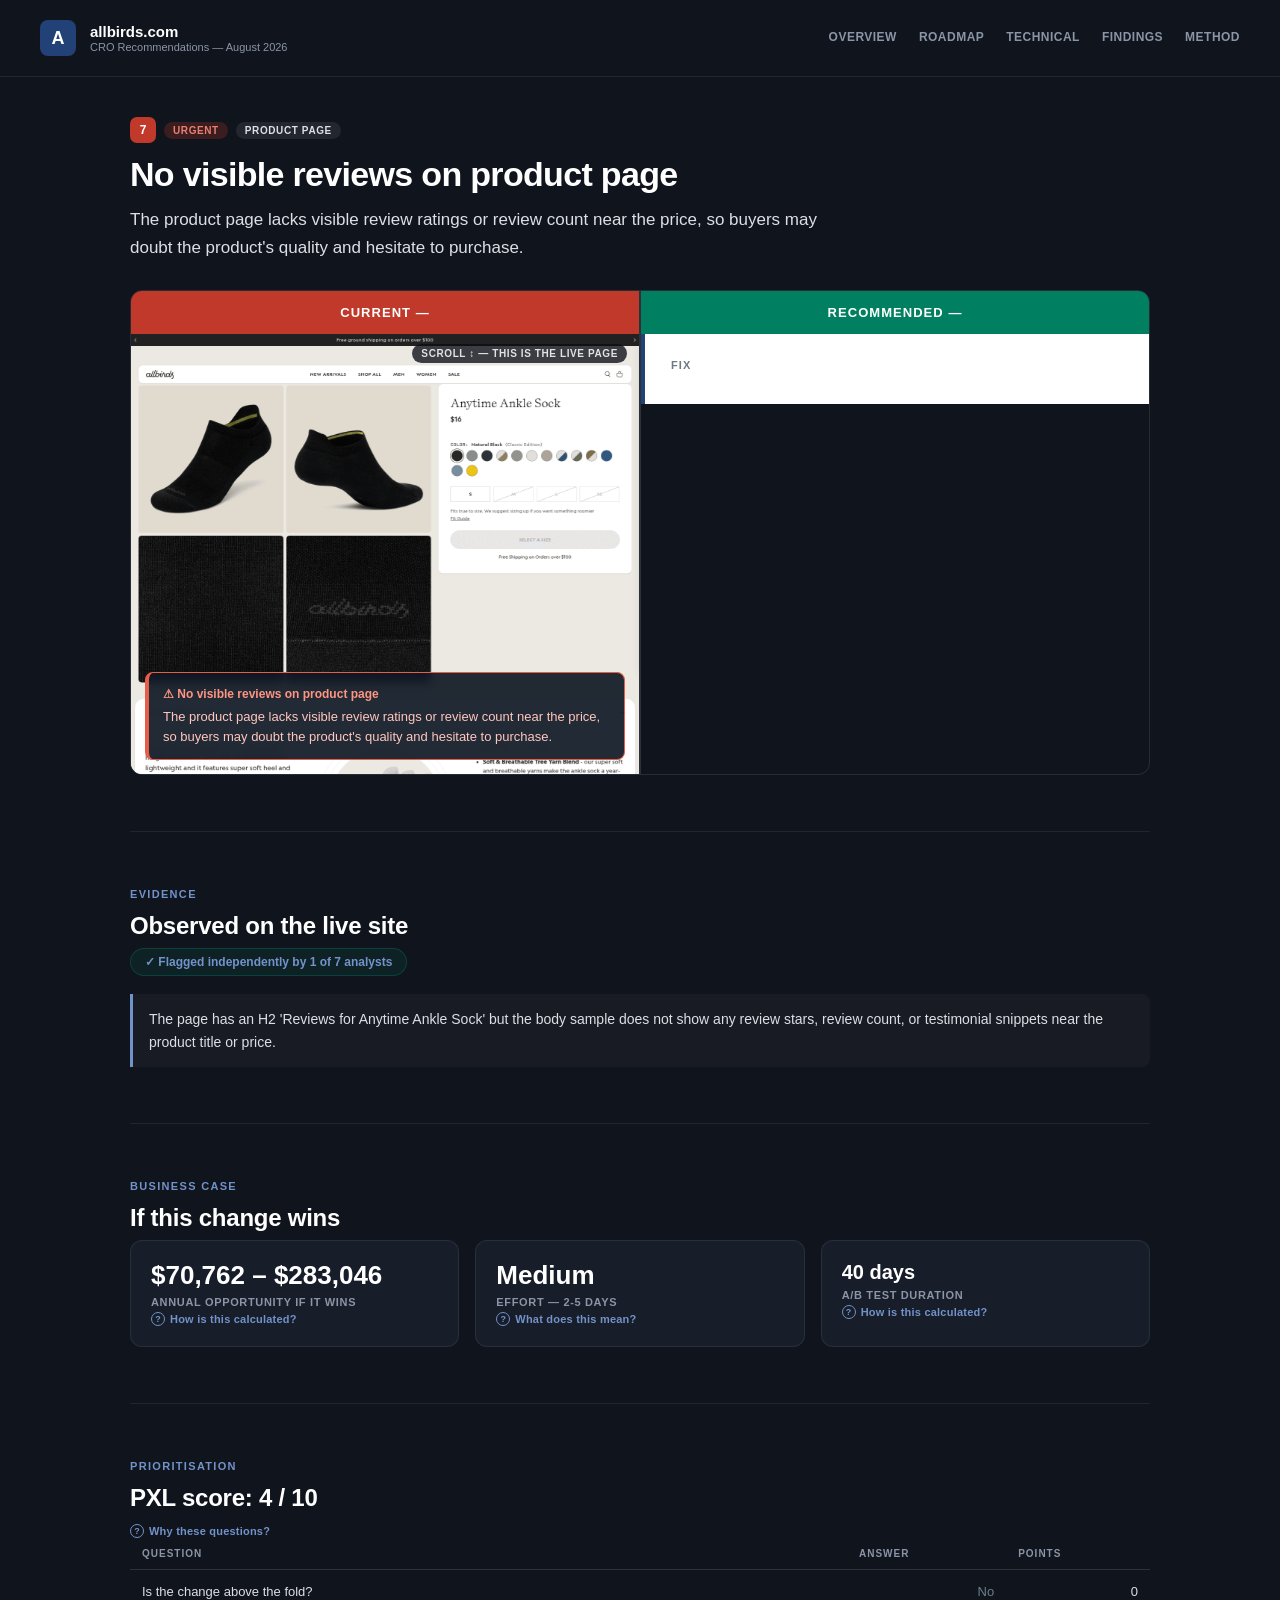
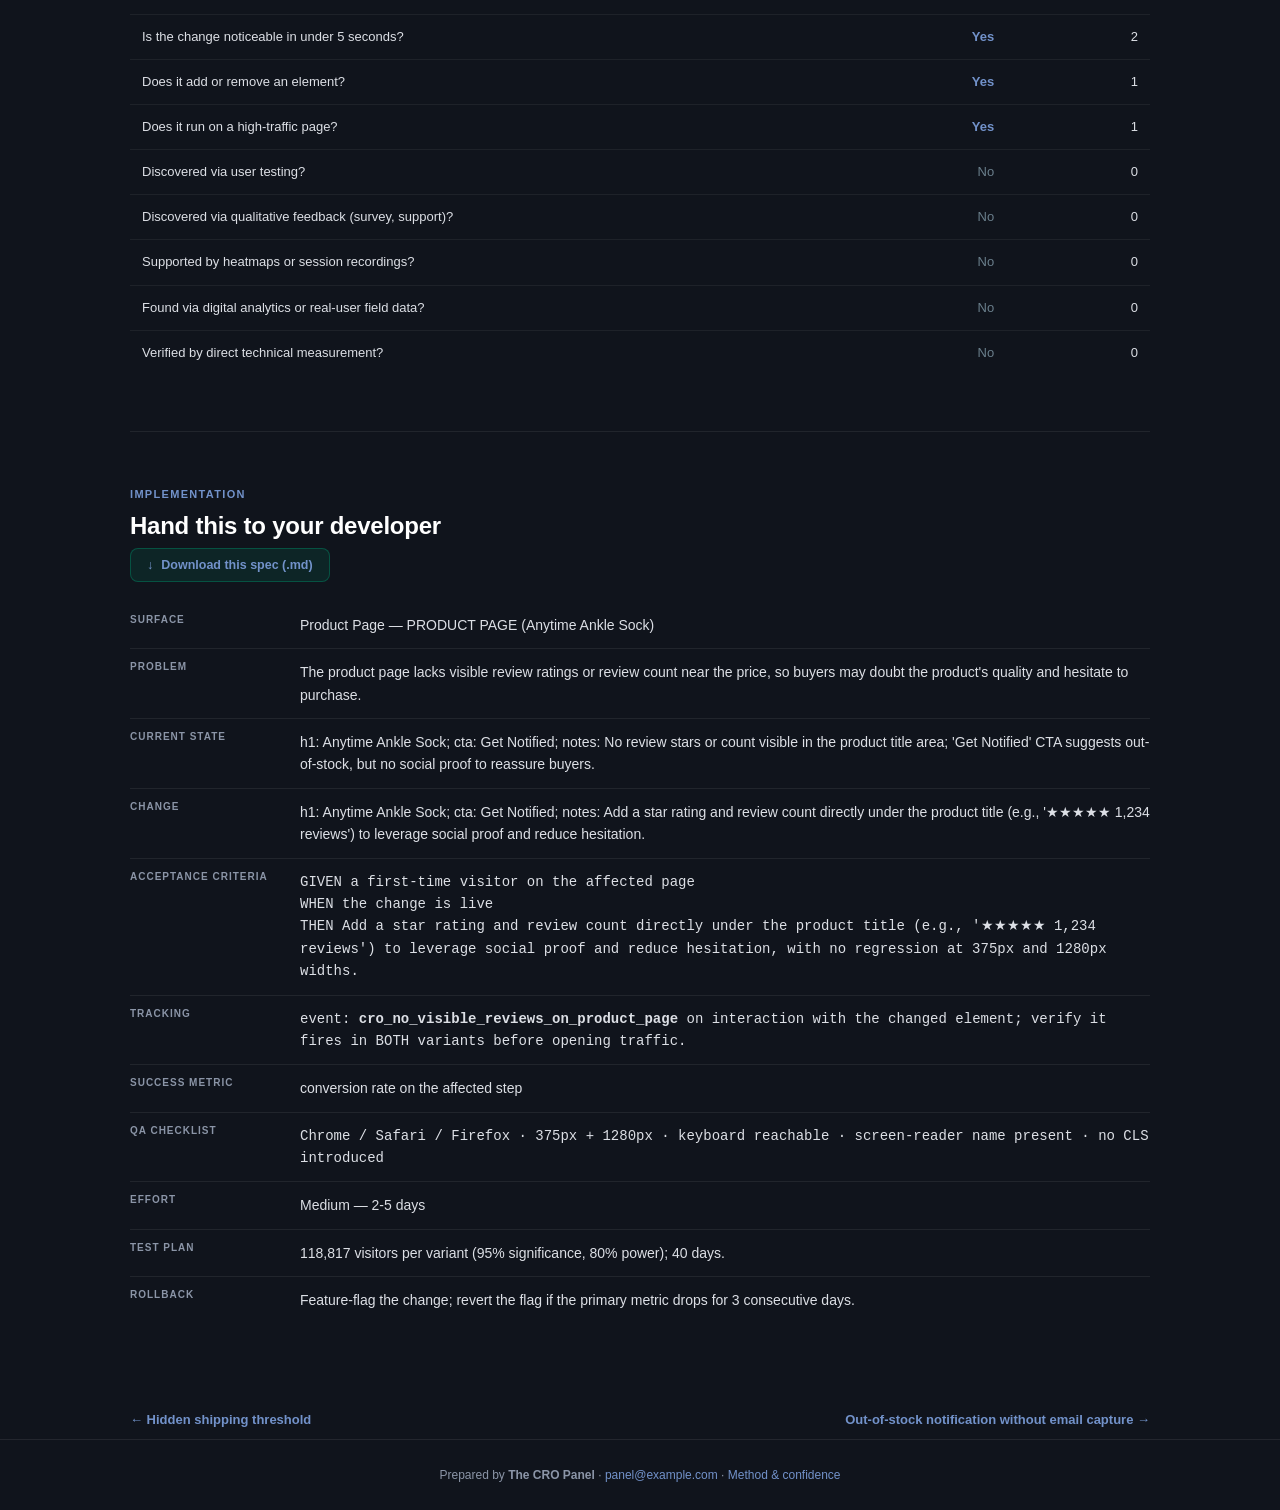
<file: finding_7_no_visible_reviews_on_product_page.html>
<!doctype html>
<html lang="en">
<head>
<meta charset="utf-8">
<meta name="viewport" content="width=device-width, initial-scale=1.0">
<title>No visible reviews on product page — allbirds.com</title>
<link rel="stylesheet" href="cro_system.css">
<style>:root{--green:#224177;--teal:#7292ca;--navy:#10141c;--mid:#171d29;--light:#212a3b;--muted:#8b95a7;--off:#dcdfe5;}</style></head>
<body>
<header>
  <a class="logo-area" href="index.html" style="text-decoration:none">
    <div class="logo-dot">A</div>
    <div>
      <div class="logo-text">allbirds.com</div>
      <div class="logo-sub">CRO Recommendations — August 2026</div>
    </div>
  </a>
  <nav class="nav"><a href="index.html">Overview</a><a href="roadmap.html">Roadmap</a><a href="technical.html">Technical</a><a href="appendix.html">Findings</a><a href="methodology.html">Method</a></nav>
</header>

<div class="wrap">
  <div class="finding-head">
    <div class="badge-row">
      <span class="rank-chip rank-urgent">7</span>
      <span class="badge badge-urgent">Urgent</span>
      <span class="badge badge-effort">Product Page</span>
      
    </div>
    <h1>No visible reviews on product page</h1>
    <p class="thesis">The product page lacks visible review ratings or review count near the price, so buyers may doubt the product&#x27;s quality and hesitate to purchase.</p>
  </div>
  
  <div class="section" style="padding-top:0;border-top:none">
    <div class="split">
      <div class="col">
        <div class="label-bar label-current">CURRENT — </div>
        <div class="shotwrap"><div class="shot-scroll" data-frac="0.05"><img class="shot-full" src="shot_products_anytime_ankle_sock.png" alt="Full-page screenshot of the current page" loading="lazy"></div><div class="shot-hint">scroll ↕ — this is the live page</div><div class="shot-tag"><strong>⚠ No visible reviews on product page</strong>The product page lacks visible review ratings or review count near the price, so buyers may doubt the product&#x27;s quality and hesitate to purchase.</div></div>
      </div>
      <div class="divider"></div>
      <div class="col">
        <div class="label-bar label-recommended">RECOMMENDED — </div>
        
        <div class="annotation good"><strong>Fix</strong></div>
      </div>
    </div>
  </div>
  
<div class="section">
  <div class="eyebrow-label">Evidence</div>
  <h2 class="section-title">Observed on the live site </h2>
  <div class="agreement">✓ Flagged independently by 1 of 7 analysts</div>
  <ul class="evidence-list"><li>The page has an H2 &#x27;Reviews for Anytime Ankle Sock&#x27; but the body sample does not show any review stars, review count, or testimonial snippets near the product title or price.</li></ul>
</div>
  
<div class="section">
  <div class="eyebrow-label">Business case</div>
  <h2 class="section-title">If this change wins</h2>
  <div class="tiles" style="grid-template-columns:repeat(3,1fr)">
    <div class="tile">
      <div class="tval">$70,762 – $283,046</div>
      <div class="tlabel">annual opportunity if it wins</div>
      <button class="explain" data-m="size-7">How is this calculated?</button>
    </div>
    <div class="tile">
      <div class="tval">Medium</div>
      <div class="tlabel">Effort — 2-5 days</div>
      <button class="explain" data-m="eff-7">What does this mean?</button>
    </div>
    <div class="tile">
      <div class="tval" style="font-size:20px">40 days</div>
      <div class="tlabel">A/B test duration</div>
      <button class="explain" data-m="test-7">How is this calculated?</button>
    </div>
  </div>
</div>
  
<div class="section">
  <div class="eyebrow-label">Prioritisation</div>
  <h2 class="section-title">PXL score: 4 / 10</h2>
  <button class="explain" data-m="pxl-7">Why these questions?</button>
  <div class="tscroll"><table class="dtable">
    <thead><tr><th>Question</th><th class="num">Answer</th><th class="num">Points</th></tr></thead>
    <tbody><tr><td>Is the change above the fold?</td><td class="num no">No</td><td class="num">0</td></tr><tr><td>Is the change noticeable in under 5 seconds?</td><td class="num yes">Yes</td><td class="num">2</td></tr><tr><td>Does it add or remove an element?</td><td class="num yes">Yes</td><td class="num">1</td></tr><tr><td>Does it run on a high-traffic page?</td><td class="num yes">Yes</td><td class="num">1</td></tr><tr><td>Discovered via user testing?</td><td class="num no">No</td><td class="num">0</td></tr><tr><td>Discovered via qualitative feedback (survey, support)?</td><td class="num no">No</td><td class="num">0</td></tr><tr><td>Supported by heatmaps or session recordings?</td><td class="num no">No</td><td class="num">0</td></tr><tr><td>Found via digital analytics or real-user field data?</td><td class="num no">No</td><td class="num">0</td></tr><tr><td>Verified by direct technical measurement?</td><td class="num no">No</td><td class="num">0</td></tr></tbody>
  </table></div>
</div>
  
<div class="section">
  <div class="eyebrow-label">Implementation</div>
  <h2 class="section-title">Hand this to your developer</h2>
  <div class="dl-row" style="margin:0 0 20px">
    <a class="btn-dl" href="dev_spec_7_no_visible_reviews_on_product_page.md" download>Download this spec (.md)</a>
  </div>
  <dl class="spec">
    <dt>Surface</dt><dd>Product Page — PRODUCT PAGE (Anytime Ankle Sock)</dd>
    <dt>Problem</dt><dd>The product page lacks visible review ratings or review count near the price, so buyers may doubt the product&#x27;s quality and hesitate to purchase.</dd>
    <dt>Current state</dt><dd>h1: Anytime Ankle Sock; cta: Get Notified; notes: No review stars or count visible in the product title area; &#x27;Get Notified&#x27; CTA suggests out-of-stock, but no social proof to reassure buyers.</dd>
    <dt>Change</dt><dd>h1: Anytime Ankle Sock; cta: Get Notified; notes: Add a star rating and review count directly under the product title (e.g., &#x27;★★★★★ 1,234 reviews&#x27;) to leverage social proof and reduce hesitation.</dd>
    <dt>Acceptance criteria</dt><dd class="mono">GIVEN a first-time visitor on the affected page<br>
      WHEN the change is live<br>
      THEN Add a star rating and review count directly under the product title (e.g., &#x27;★★★★★ 1,234 reviews&#x27;) to leverage social proof and reduce hesitation,
      with no regression at 375px and 1280px widths.</dd>
    <dt>Tracking</dt><dd class="mono">event: <strong>cro_no_visible_reviews_on_product_page</strong> on interaction with the
      changed element; verify it fires in BOTH variants before opening traffic.</dd>
    <dt>Success metric</dt><dd>conversion rate on the affected step</dd>
    <dt>QA checklist</dt><dd class="mono">Chrome / Safari / Firefox · 375px + 1280px ·
      keyboard reachable · screen-reader name present · no CLS introduced</dd>
    <dt>Effort</dt><dd>Medium —
      2-5 days</dd>
    <dt>Test plan</dt><dd>118,817 visitors per variant
      (95% significance, 80% power);
      40 days.</dd>
    <dt>Rollback</dt><dd>Feature-flag the change; revert the flag if the primary metric
      drops for 3 consecutive days.</dd>
  </dl>
</div>
  <div class="pager"><a href="finding_6_hidden_shipping_threshold.html">← Hidden shipping threshold</a><a href="finding_8_out_of_stock_notification_without_email_capture.html">Out-of-stock notification without email capture →</a></div>
</div>
<div class="footer">
  Prepared by <strong>The CRO Panel</strong> · <a href="mailto:panel@example.com">panel@example.com</a> · <a href="methodology.html">Method &amp; confidence</a>
</div>
<div class="modal-overlay" id="modal-root"><div class="modal-box"></div></div>
<template id="m-size-7"><h3>How this range is calculated</h3><p>Result: <strong>$70,762 – $283,046 / yr</strong></p><div class="formula">annual visits × baseline conversion × relative lift × order value
= 2,160,000 annual visits x 2.10% conversion x 2.0-8.0% relative lift x $78 order value</div><p>The 2.0–8.0% relative-lift band is an assumption bounded by severity (Urgent), not a prediction.</p><p><strong>Why the range is conservative:</strong> Across 127,000 experiments, 12% produced a statistically significant improvement on the primary metric; a healthy programme win rate is 10-30%. Winning tests also overstate their true effect, so treat this as the prize if the change works — never expected revenue.</p></template><template id="m-eff-7"><h3>How effort is estimated</h3><table><tr><th>Bracket</th><th>Days</th><th>Typical scope</th></tr><tr><td>Low</td><td class='num'>0.5–2</td><td>copy, colour, labels, image swaps</td></tr><tr><td>Medium</td><td class='num'>2–5</td><td>layout shifts, form changes, new modules</td></tr><tr><td>High</td><td class='num'>5+</td><td>personalisation, funnel work, integrations</td></tr></table><p>Assigned by matching the recommended change against these scopes; the estimate is a bracket, not a quote.</p></template><template id="m-test-7"><h3>Sample size math</h3><p>Two-proportion z-test, the standard pre-test sample-size calculation:</p><div class="formula">n = [z&#8320;.&#8320;&#8322;&#8325;·√(2·p̄·(1−p̄)) + z&#8320;.&#8322;&#8320;·√(p₁(1−p₁)+p₂(1−p₂))]² / (p₁−p₂)²</div><table><tr><td>Baseline conversion</td><td class='num'>2.1%</td></tr><tr><td>Significance / power</td><td class='num'>95% / 80%</td></tr><tr><td>Sample per variant, 8.0% lift</td><td class='num'>118,817</td></tr><tr><td>Sample per variant, 2.0% lift</td><td class='num'>1,847,435</td></tr></table><p>Halving the minimum detectable effect roughly quadruples the sample required, which is why the conservative figure is so much larger.</p></template><template id="m-pxl-7"><h3>What PXL is</h3><p>PXL is CXL's prioritisation framework: binary questions instead of subjective 1–10 guesses, weighted toward evidence.</p><p>Findings discovered by inspection score zero on all four evidence questions — that is the honest signal, not a defect. Findings verified by direct measurement earn the extension point and, where real-user field data is involved, the analytics point.</p><p>The full rubric is on the <a href="methodology.html" style="color:var(--teal)">method page</a>.</p></template><script>
(function(){
  var root=document.getElementById('modal-root');
  function close(){root.classList.remove('open');}
  document.addEventListener('click',function(e){
    var b=e.target.closest('[data-m]');
    if(b){var t=document.getElementById('m-'+b.getAttribute('data-m'));
      if(t){root.querySelector('.modal-box').innerHTML=
        '<button class="modal-close" aria-label="Close">\u00d7</button>'+t.innerHTML;
        root.classList.add('open');}return;}
    if(e.target.closest('.modal-close')||e.target===root)close();
  });
  document.addEventListener('keydown',function(e){if(e.key==='Escape')close();});
  function scale(){
    document.querySelectorAll('.card-preview .preview-inner').forEach(function(el){
      var w=el.parentElement.clientWidth;if(!w)return;
      var s=w/1280;el.style.transform='scale('+s+')';
      el.parentElement.style.height=Math.round(514*s)+'px';});
  }
  scale();window.addEventListener('resize',scale);
  function pos(){
    document.querySelectorAll('.shot-scroll[data-frac]').forEach(function(el){
      var img=el.querySelector('img');
      var go=function(){var f=parseFloat(el.getAttribute('data-frac'))||0;
        el.scrollTop=f*(el.scrollHeight-el.clientHeight);};
      if(img&&!img.complete){img.addEventListener('load',go);}else{go();}
    });
  }
  pos();
})();
</script>
</body>
</html>
</file>
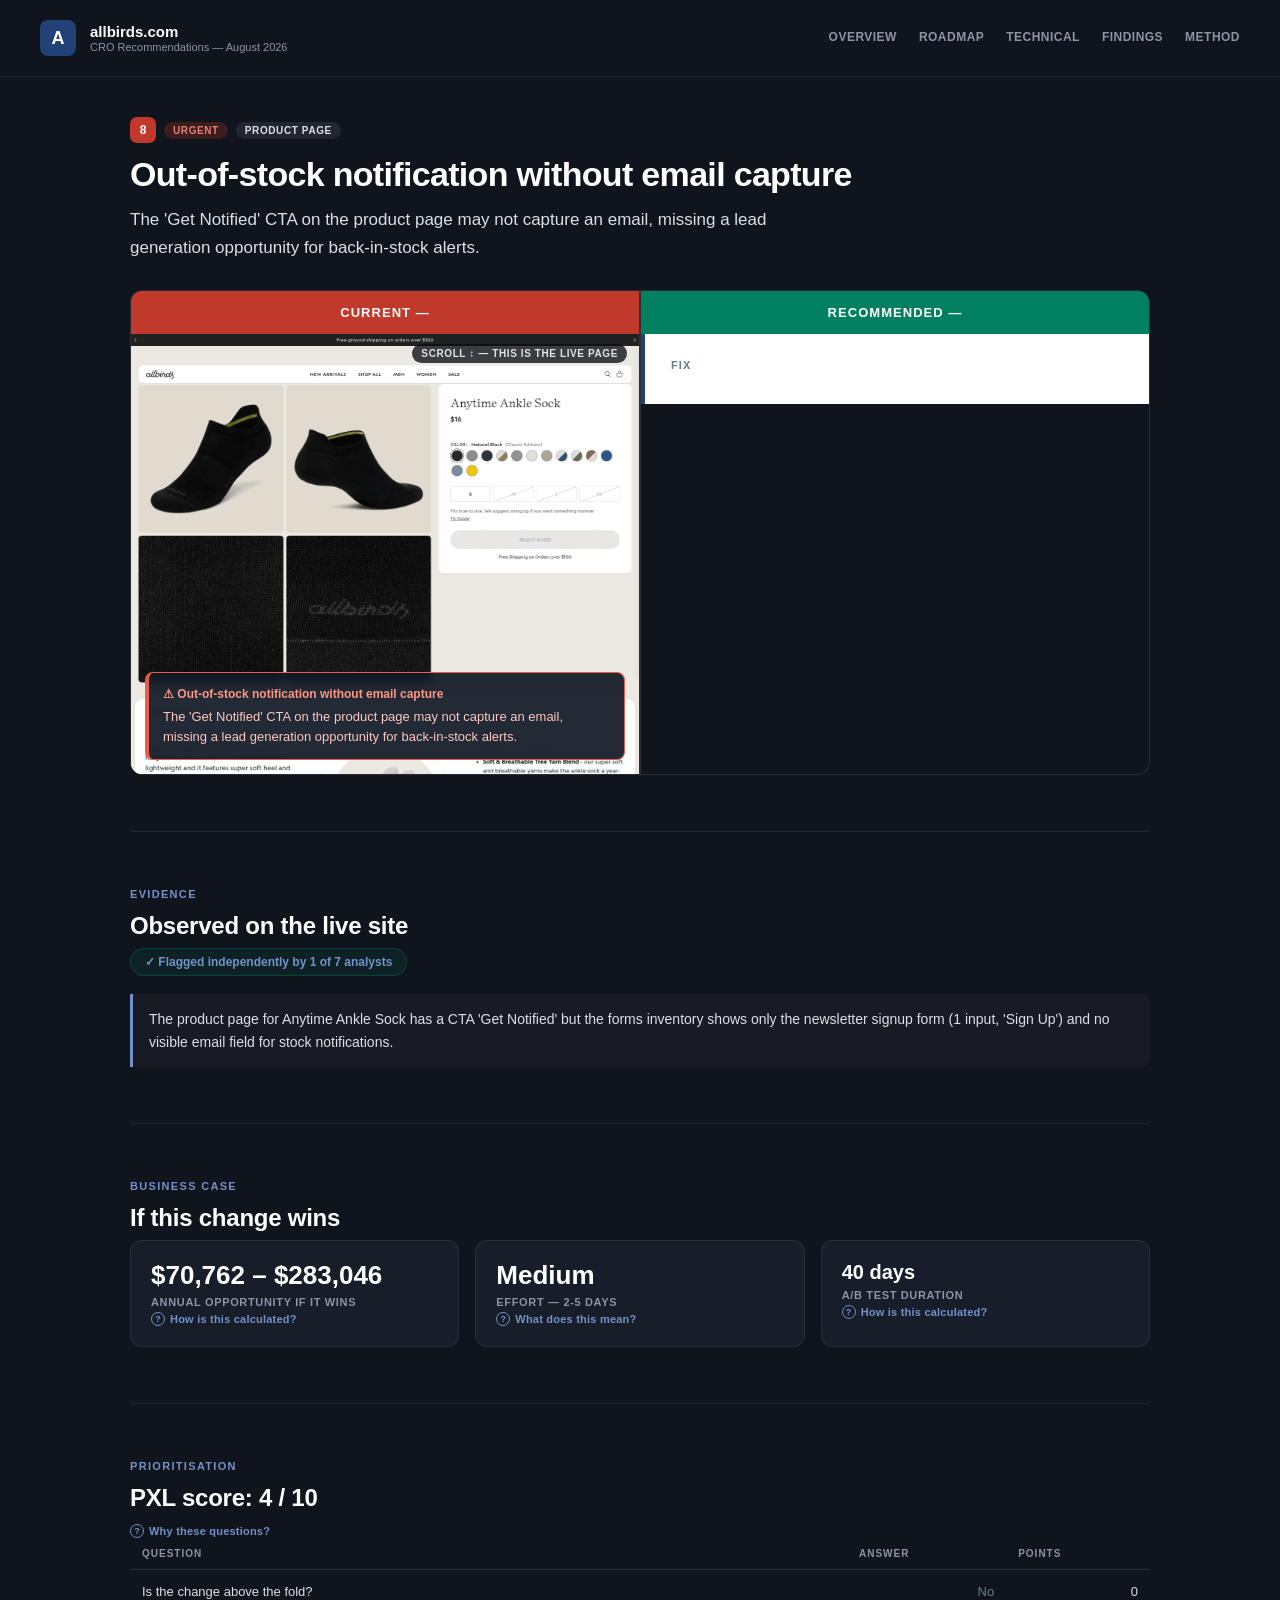
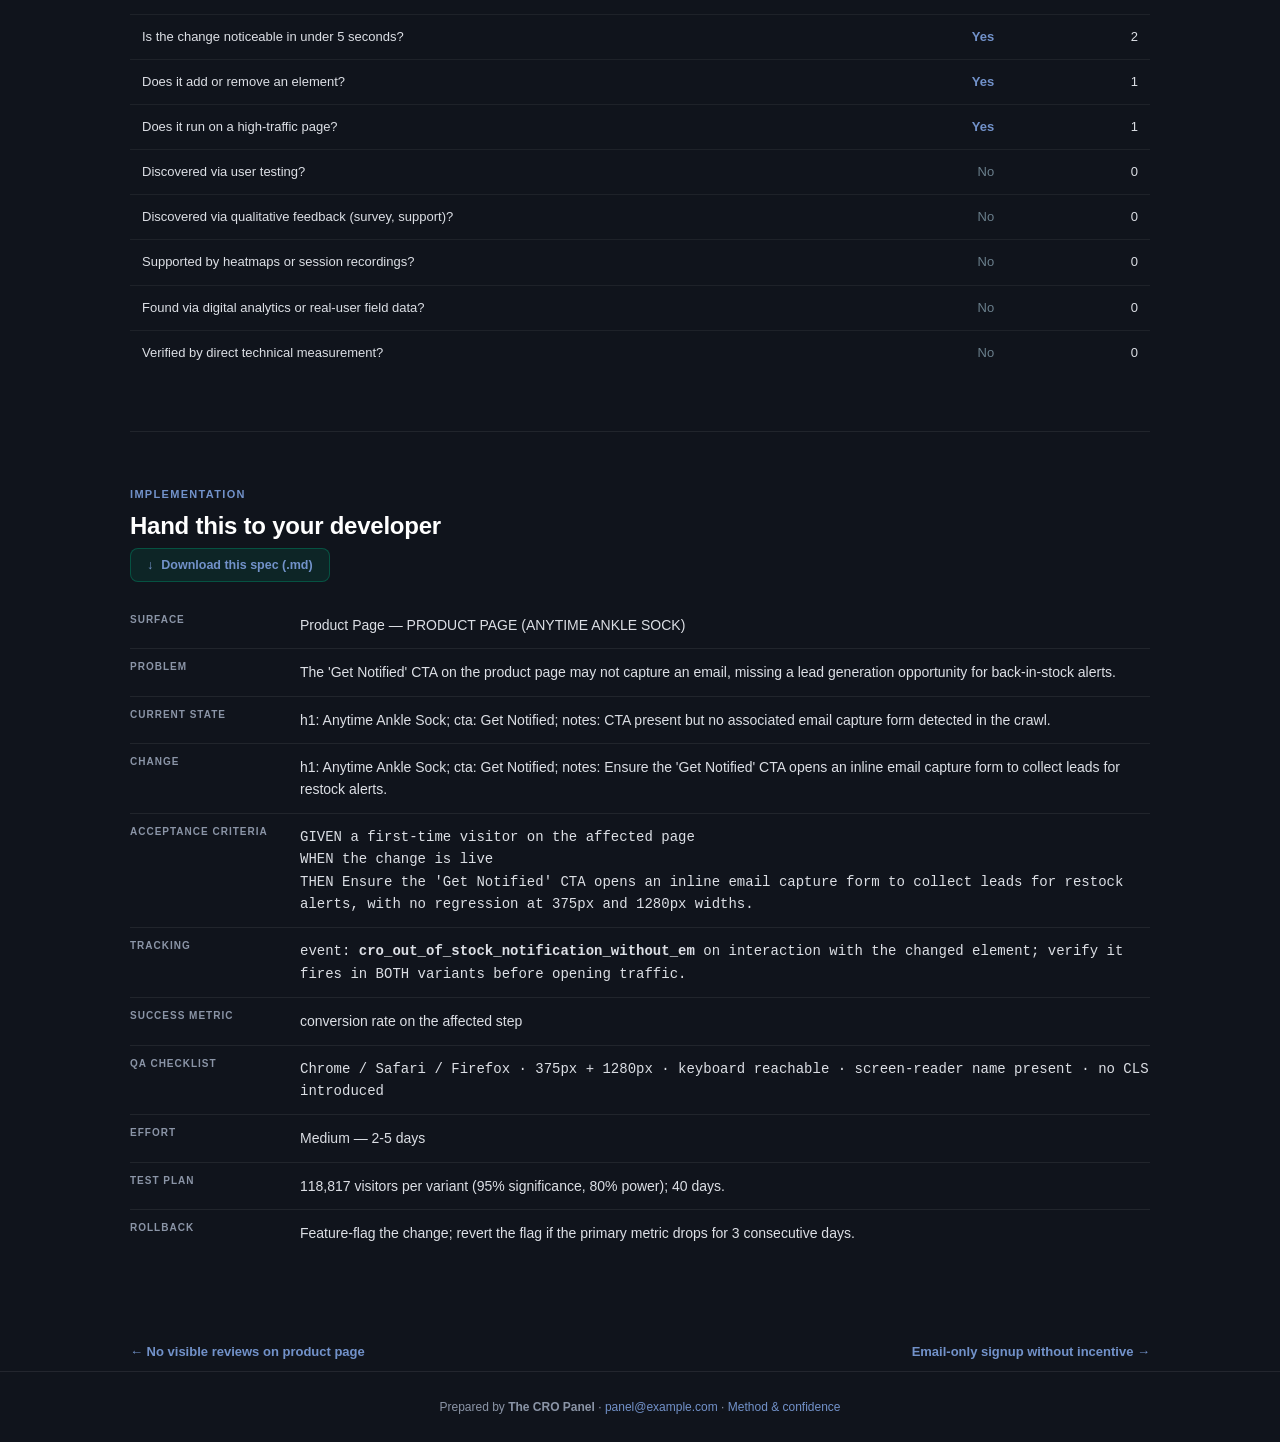
<file: finding_8_out_of_stock_notification_without_email_capture.html>
<!doctype html>
<html lang="en">
<head>
<meta charset="utf-8">
<meta name="viewport" content="width=device-width, initial-scale=1.0">
<title>Out-of-stock notification without email capture — allbirds.com</title>
<link rel="stylesheet" href="cro_system.css">
<style>:root{--green:#224177;--teal:#7292ca;--navy:#10141c;--mid:#171d29;--light:#212a3b;--muted:#8b95a7;--off:#dcdfe5;}</style></head>
<body>
<header>
  <a class="logo-area" href="index.html" style="text-decoration:none">
    <div class="logo-dot">A</div>
    <div>
      <div class="logo-text">allbirds.com</div>
      <div class="logo-sub">CRO Recommendations — August 2026</div>
    </div>
  </a>
  <nav class="nav"><a href="index.html">Overview</a><a href="roadmap.html">Roadmap</a><a href="technical.html">Technical</a><a href="appendix.html">Findings</a><a href="methodology.html">Method</a></nav>
</header>

<div class="wrap">
  <div class="finding-head">
    <div class="badge-row">
      <span class="rank-chip rank-urgent">8</span>
      <span class="badge badge-urgent">Urgent</span>
      <span class="badge badge-effort">Product Page</span>
      
    </div>
    <h1>Out-of-stock notification without email capture</h1>
    <p class="thesis">The &#x27;Get Notified&#x27; CTA on the product page may not capture an email, missing a lead generation opportunity for back-in-stock alerts.</p>
  </div>
  
  <div class="section" style="padding-top:0;border-top:none">
    <div class="split">
      <div class="col">
        <div class="label-bar label-current">CURRENT — </div>
        <div class="shotwrap"><div class="shot-scroll" data-frac="0.05"><img class="shot-full" src="shot_products_anytime_ankle_sock.png" alt="Full-page screenshot of the current page" loading="lazy"></div><div class="shot-hint">scroll ↕ — this is the live page</div><div class="shot-tag"><strong>⚠ Out-of-stock notification without email capture</strong>The &#x27;Get Notified&#x27; CTA on the product page may not capture an email, missing a lead generation opportunity for back-in-stock alerts.</div></div>
      </div>
      <div class="divider"></div>
      <div class="col">
        <div class="label-bar label-recommended">RECOMMENDED — </div>
        
        <div class="annotation good"><strong>Fix</strong></div>
      </div>
    </div>
  </div>
  
<div class="section">
  <div class="eyebrow-label">Evidence</div>
  <h2 class="section-title">Observed on the live site </h2>
  <div class="agreement">✓ Flagged independently by 1 of 7 analysts</div>
  <ul class="evidence-list"><li>The product page for Anytime Ankle Sock has a CTA &#x27;Get Notified&#x27; but the forms inventory shows only the newsletter signup form (1 input, &#x27;Sign Up&#x27;) and no visible email field for stock notifications.</li></ul>
</div>
  
<div class="section">
  <div class="eyebrow-label">Business case</div>
  <h2 class="section-title">If this change wins</h2>
  <div class="tiles" style="grid-template-columns:repeat(3,1fr)">
    <div class="tile">
      <div class="tval">$70,762 – $283,046</div>
      <div class="tlabel">annual opportunity if it wins</div>
      <button class="explain" data-m="size-8">How is this calculated?</button>
    </div>
    <div class="tile">
      <div class="tval">Medium</div>
      <div class="tlabel">Effort — 2-5 days</div>
      <button class="explain" data-m="eff-8">What does this mean?</button>
    </div>
    <div class="tile">
      <div class="tval" style="font-size:20px">40 days</div>
      <div class="tlabel">A/B test duration</div>
      <button class="explain" data-m="test-8">How is this calculated?</button>
    </div>
  </div>
</div>
  
<div class="section">
  <div class="eyebrow-label">Prioritisation</div>
  <h2 class="section-title">PXL score: 4 / 10</h2>
  <button class="explain" data-m="pxl-8">Why these questions?</button>
  <div class="tscroll"><table class="dtable">
    <thead><tr><th>Question</th><th class="num">Answer</th><th class="num">Points</th></tr></thead>
    <tbody><tr><td>Is the change above the fold?</td><td class="num no">No</td><td class="num">0</td></tr><tr><td>Is the change noticeable in under 5 seconds?</td><td class="num yes">Yes</td><td class="num">2</td></tr><tr><td>Does it add or remove an element?</td><td class="num yes">Yes</td><td class="num">1</td></tr><tr><td>Does it run on a high-traffic page?</td><td class="num yes">Yes</td><td class="num">1</td></tr><tr><td>Discovered via user testing?</td><td class="num no">No</td><td class="num">0</td></tr><tr><td>Discovered via qualitative feedback (survey, support)?</td><td class="num no">No</td><td class="num">0</td></tr><tr><td>Supported by heatmaps or session recordings?</td><td class="num no">No</td><td class="num">0</td></tr><tr><td>Found via digital analytics or real-user field data?</td><td class="num no">No</td><td class="num">0</td></tr><tr><td>Verified by direct technical measurement?</td><td class="num no">No</td><td class="num">0</td></tr></tbody>
  </table></div>
</div>
  
<div class="section">
  <div class="eyebrow-label">Implementation</div>
  <h2 class="section-title">Hand this to your developer</h2>
  <div class="dl-row" style="margin:0 0 20px">
    <a class="btn-dl" href="dev_spec_8_out_of_stock_notification_without_email_capture.md" download>Download this spec (.md)</a>
  </div>
  <dl class="spec">
    <dt>Surface</dt><dd>Product Page — PRODUCT PAGE (ANYTIME ANKLE SOCK)</dd>
    <dt>Problem</dt><dd>The &#x27;Get Notified&#x27; CTA on the product page may not capture an email, missing a lead generation opportunity for back-in-stock alerts.</dd>
    <dt>Current state</dt><dd>h1: Anytime Ankle Sock; cta: Get Notified; notes: CTA present but no associated email capture form detected in the crawl.</dd>
    <dt>Change</dt><dd>h1: Anytime Ankle Sock; cta: Get Notified; notes: Ensure the &#x27;Get Notified&#x27; CTA opens an inline email capture form to collect leads for restock alerts.</dd>
    <dt>Acceptance criteria</dt><dd class="mono">GIVEN a first-time visitor on the affected page<br>
      WHEN the change is live<br>
      THEN Ensure the &#x27;Get Notified&#x27; CTA opens an inline email capture form to collect leads for restock alerts,
      with no regression at 375px and 1280px widths.</dd>
    <dt>Tracking</dt><dd class="mono">event: <strong>cro_out_of_stock_notification_without_em</strong> on interaction with the
      changed element; verify it fires in BOTH variants before opening traffic.</dd>
    <dt>Success metric</dt><dd>conversion rate on the affected step</dd>
    <dt>QA checklist</dt><dd class="mono">Chrome / Safari / Firefox · 375px + 1280px ·
      keyboard reachable · screen-reader name present · no CLS introduced</dd>
    <dt>Effort</dt><dd>Medium —
      2-5 days</dd>
    <dt>Test plan</dt><dd>118,817 visitors per variant
      (95% significance, 80% power);
      40 days.</dd>
    <dt>Rollback</dt><dd>Feature-flag the change; revert the flag if the primary metric
      drops for 3 consecutive days.</dd>
  </dl>
</div>
  <div class="pager"><a href="finding_7_no_visible_reviews_on_product_page.html">← No visible reviews on product page</a><a href="finding_9_email_only_signup_without_incentive.html">Email-only signup without incentive →</a></div>
</div>
<div class="footer">
  Prepared by <strong>The CRO Panel</strong> · <a href="mailto:panel@example.com">panel@example.com</a> · <a href="methodology.html">Method &amp; confidence</a>
</div>
<div class="modal-overlay" id="modal-root"><div class="modal-box"></div></div>
<template id="m-size-8"><h3>How this range is calculated</h3><p>Result: <strong>$70,762 – $283,046 / yr</strong></p><div class="formula">annual visits × baseline conversion × relative lift × order value
= 2,160,000 annual visits x 2.10% conversion x 2.0-8.0% relative lift x $78 order value</div><p>The 2.0–8.0% relative-lift band is an assumption bounded by severity (Urgent), not a prediction.</p><p><strong>Why the range is conservative:</strong> Across 127,000 experiments, 12% produced a statistically significant improvement on the primary metric; a healthy programme win rate is 10-30%. Winning tests also overstate their true effect, so treat this as the prize if the change works — never expected revenue.</p></template><template id="m-eff-8"><h3>How effort is estimated</h3><table><tr><th>Bracket</th><th>Days</th><th>Typical scope</th></tr><tr><td>Low</td><td class='num'>0.5–2</td><td>copy, colour, labels, image swaps</td></tr><tr><td>Medium</td><td class='num'>2–5</td><td>layout shifts, form changes, new modules</td></tr><tr><td>High</td><td class='num'>5+</td><td>personalisation, funnel work, integrations</td></tr></table><p>Assigned by matching the recommended change against these scopes; the estimate is a bracket, not a quote.</p></template><template id="m-test-8"><h3>Sample size math</h3><p>Two-proportion z-test, the standard pre-test sample-size calculation:</p><div class="formula">n = [z&#8320;.&#8320;&#8322;&#8325;·√(2·p̄·(1−p̄)) + z&#8320;.&#8322;&#8320;·√(p₁(1−p₁)+p₂(1−p₂))]² / (p₁−p₂)²</div><table><tr><td>Baseline conversion</td><td class='num'>2.1%</td></tr><tr><td>Significance / power</td><td class='num'>95% / 80%</td></tr><tr><td>Sample per variant, 8.0% lift</td><td class='num'>118,817</td></tr><tr><td>Sample per variant, 2.0% lift</td><td class='num'>1,847,435</td></tr></table><p>Halving the minimum detectable effect roughly quadruples the sample required, which is why the conservative figure is so much larger.</p></template><template id="m-pxl-8"><h3>What PXL is</h3><p>PXL is CXL's prioritisation framework: binary questions instead of subjective 1–10 guesses, weighted toward evidence.</p><p>Findings discovered by inspection score zero on all four evidence questions — that is the honest signal, not a defect. Findings verified by direct measurement earn the extension point and, where real-user field data is involved, the analytics point.</p><p>The full rubric is on the <a href="methodology.html" style="color:var(--teal)">method page</a>.</p></template><script>
(function(){
  var root=document.getElementById('modal-root');
  function close(){root.classList.remove('open');}
  document.addEventListener('click',function(e){
    var b=e.target.closest('[data-m]');
    if(b){var t=document.getElementById('m-'+b.getAttribute('data-m'));
      if(t){root.querySelector('.modal-box').innerHTML=
        '<button class="modal-close" aria-label="Close">\u00d7</button>'+t.innerHTML;
        root.classList.add('open');}return;}
    if(e.target.closest('.modal-close')||e.target===root)close();
  });
  document.addEventListener('keydown',function(e){if(e.key==='Escape')close();});
  function scale(){
    document.querySelectorAll('.card-preview .preview-inner').forEach(function(el){
      var w=el.parentElement.clientWidth;if(!w)return;
      var s=w/1280;el.style.transform='scale('+s+')';
      el.parentElement.style.height=Math.round(514*s)+'px';});
  }
  scale();window.addEventListener('resize',scale);
  function pos(){
    document.querySelectorAll('.shot-scroll[data-frac]').forEach(function(el){
      var img=el.querySelector('img');
      var go=function(){var f=parseFloat(el.getAttribute('data-frac'))||0;
        el.scrollTop=f*(el.scrollHeight-el.clientHeight);};
      if(img&&!img.complete){img.addEventListener('load',go);}else{go();}
    });
  }
  pos();
})();
</script>
</body>
</html>
</file>
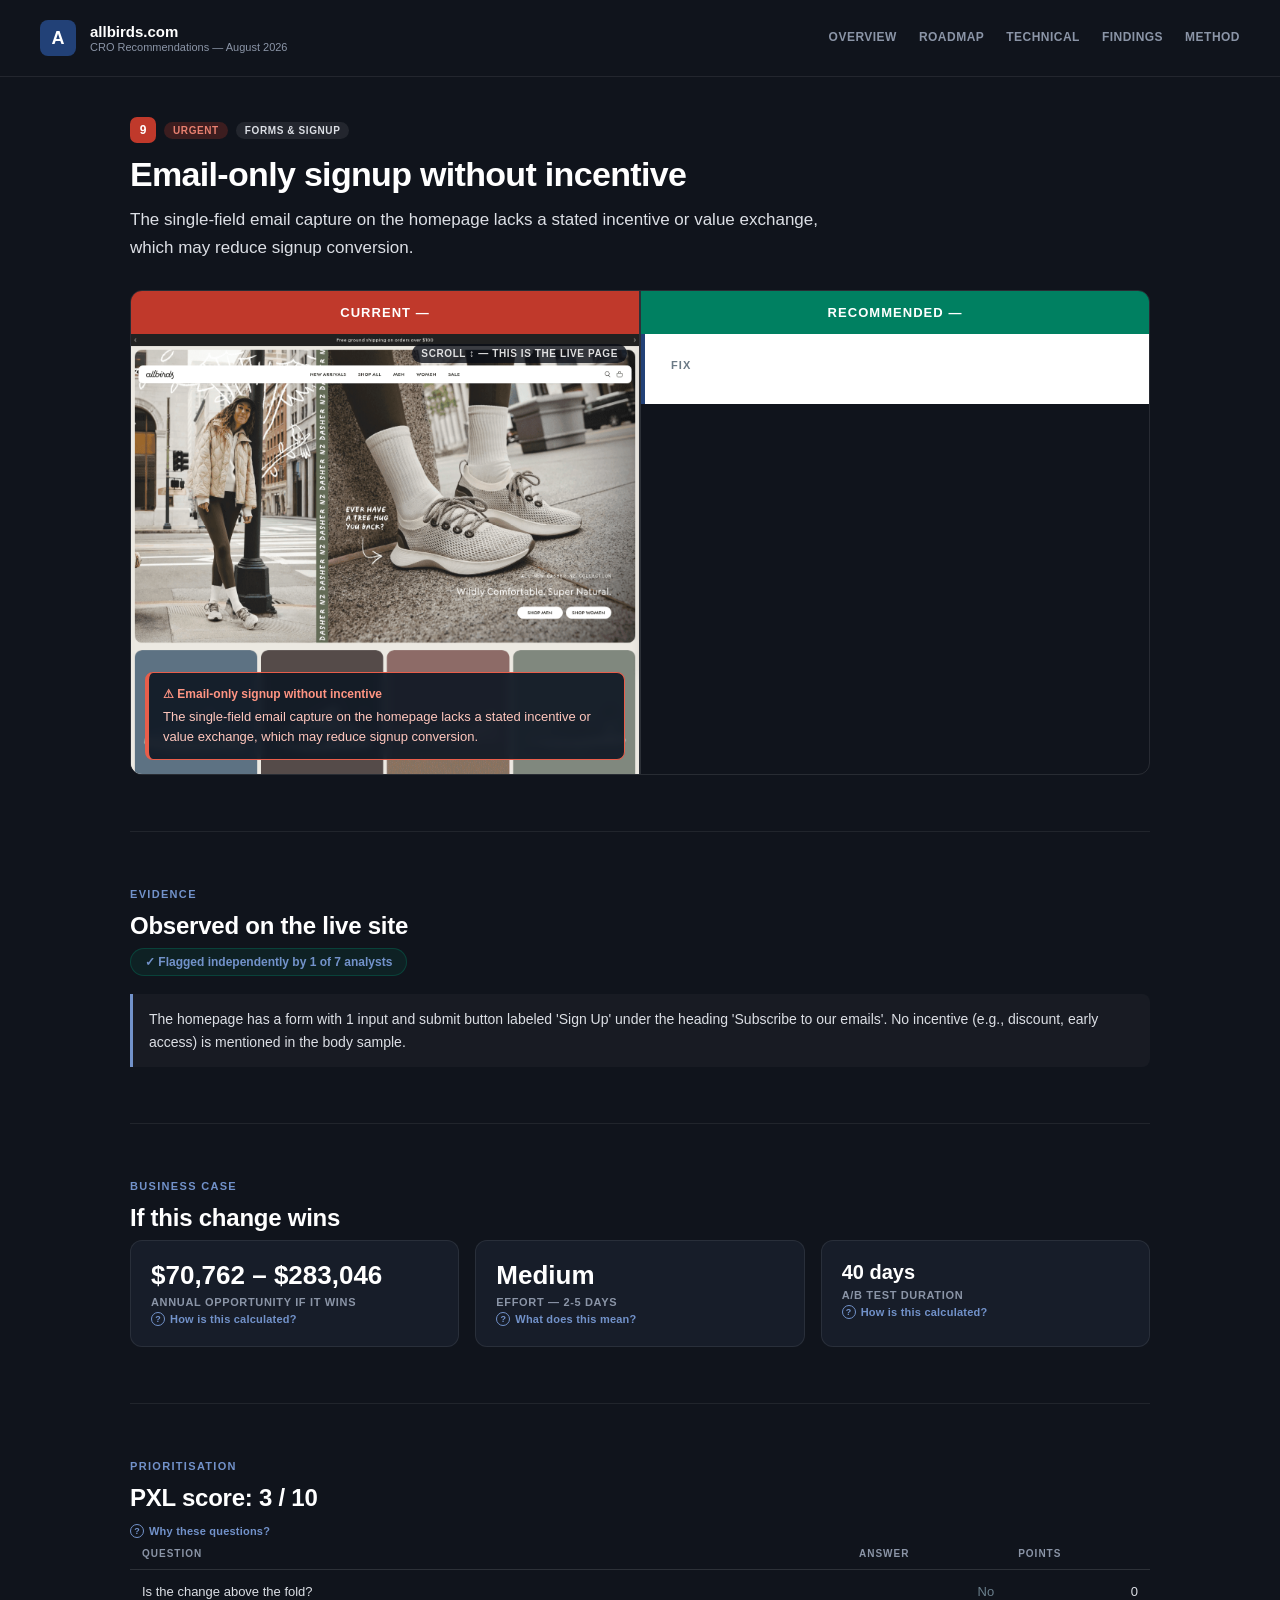
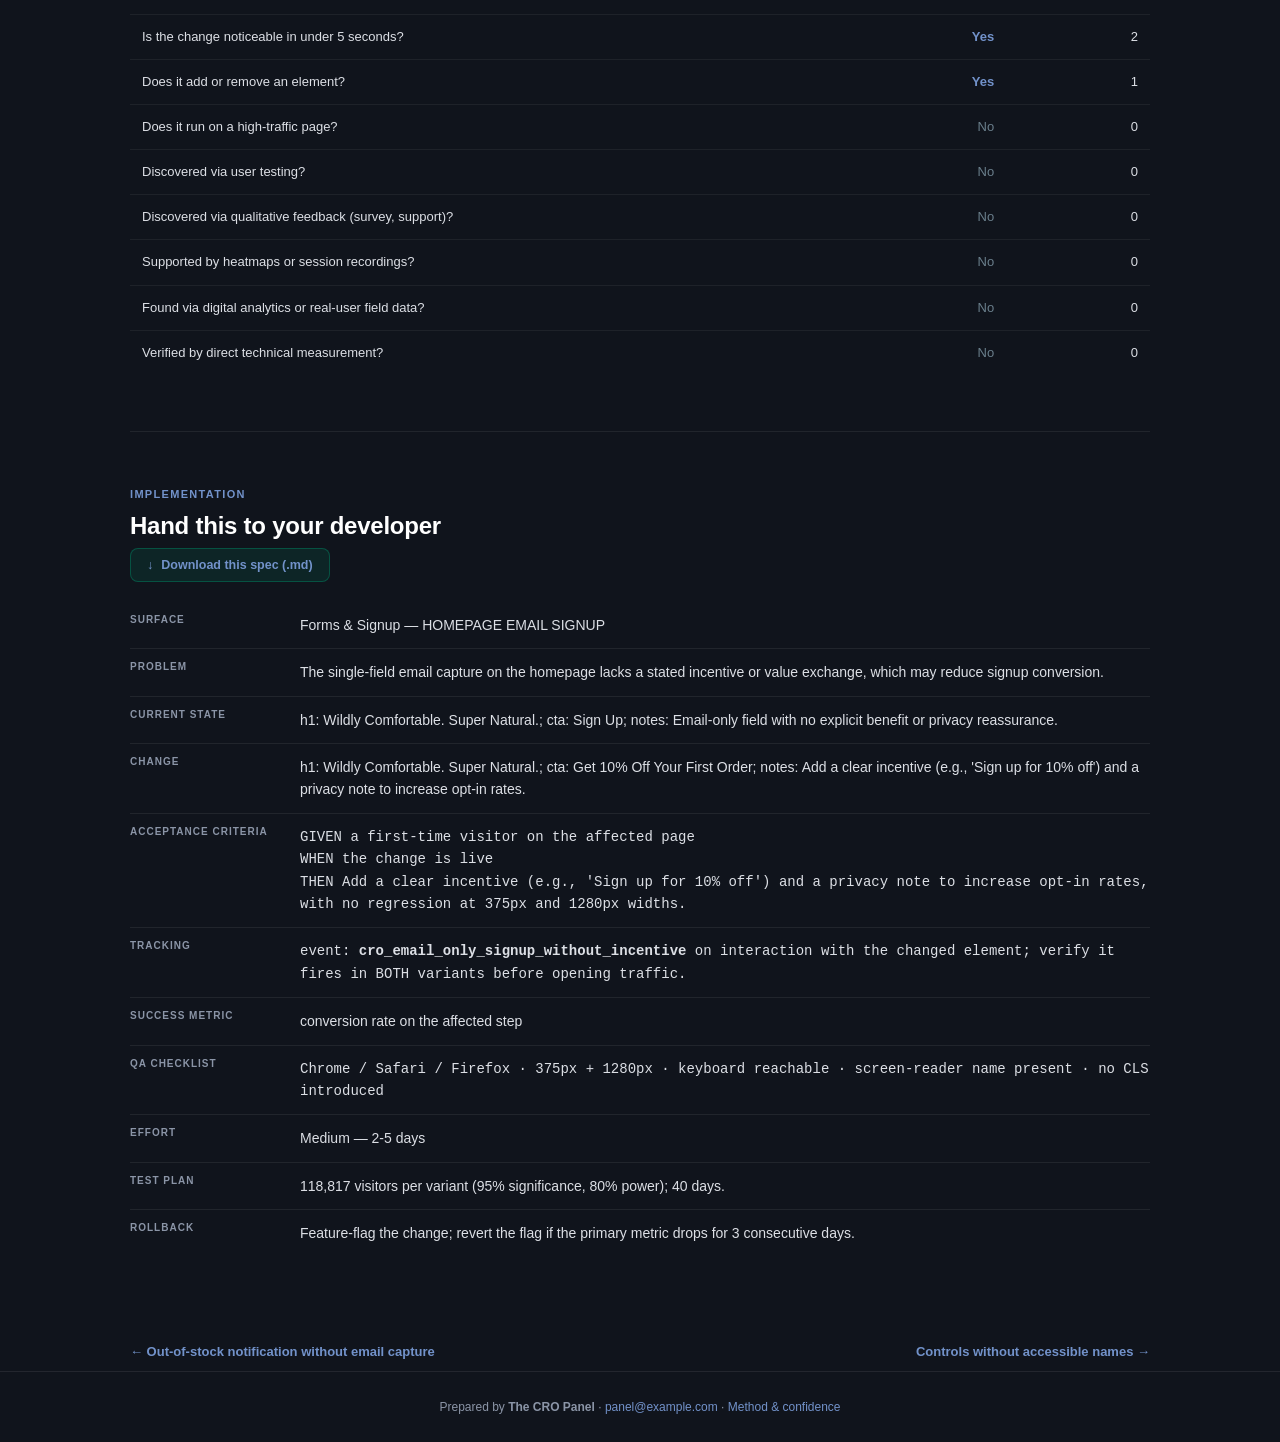
<file: finding_9_email_only_signup_without_incentive.html>
<!doctype html>
<html lang="en">
<head>
<meta charset="utf-8">
<meta name="viewport" content="width=device-width, initial-scale=1.0">
<title>Email-only signup without incentive — allbirds.com</title>
<link rel="stylesheet" href="cro_system.css">
<style>:root{--green:#224177;--teal:#7292ca;--navy:#10141c;--mid:#171d29;--light:#212a3b;--muted:#8b95a7;--off:#dcdfe5;}</style></head>
<body>
<header>
  <a class="logo-area" href="index.html" style="text-decoration:none">
    <div class="logo-dot">A</div>
    <div>
      <div class="logo-text">allbirds.com</div>
      <div class="logo-sub">CRO Recommendations — August 2026</div>
    </div>
  </a>
  <nav class="nav"><a href="index.html">Overview</a><a href="roadmap.html">Roadmap</a><a href="technical.html">Technical</a><a href="appendix.html">Findings</a><a href="methodology.html">Method</a></nav>
</header>

<div class="wrap">
  <div class="finding-head">
    <div class="badge-row">
      <span class="rank-chip rank-urgent">9</span>
      <span class="badge badge-urgent">Urgent</span>
      <span class="badge badge-effort">Forms &amp; Signup</span>
      
    </div>
    <h1>Email-only signup without incentive</h1>
    <p class="thesis">The single-field email capture on the homepage lacks a stated incentive or value exchange, which may reduce signup conversion.</p>
  </div>
  
  <div class="section" style="padding-top:0;border-top:none">
    <div class="split">
      <div class="col">
        <div class="label-bar label-current">CURRENT — </div>
        <div class="shotwrap"><div class="shot-scroll" data-frac="0.05"><img class="shot-full" src="shot_home.png" alt="Full-page screenshot of the current page" loading="lazy"></div><div class="shot-hint">scroll ↕ — this is the live page</div><div class="shot-tag"><strong>⚠ Email-only signup without incentive</strong>The single-field email capture on the homepage lacks a stated incentive or value exchange, which may reduce signup conversion.</div></div>
      </div>
      <div class="divider"></div>
      <div class="col">
        <div class="label-bar label-recommended">RECOMMENDED — </div>
        
        <div class="annotation good"><strong>Fix</strong></div>
      </div>
    </div>
  </div>
  
<div class="section">
  <div class="eyebrow-label">Evidence</div>
  <h2 class="section-title">Observed on the live site </h2>
  <div class="agreement">✓ Flagged independently by 1 of 7 analysts</div>
  <ul class="evidence-list"><li>The homepage has a form with 1 input and submit button labeled &#x27;Sign Up&#x27; under the heading &#x27;Subscribe to our emails&#x27;. No incentive (e.g., discount, early access) is mentioned in the body sample.</li></ul>
</div>
  
<div class="section">
  <div class="eyebrow-label">Business case</div>
  <h2 class="section-title">If this change wins</h2>
  <div class="tiles" style="grid-template-columns:repeat(3,1fr)">
    <div class="tile">
      <div class="tval">$70,762 – $283,046</div>
      <div class="tlabel">annual opportunity if it wins</div>
      <button class="explain" data-m="size-9">How is this calculated?</button>
    </div>
    <div class="tile">
      <div class="tval">Medium</div>
      <div class="tlabel">Effort — 2-5 days</div>
      <button class="explain" data-m="eff-9">What does this mean?</button>
    </div>
    <div class="tile">
      <div class="tval" style="font-size:20px">40 days</div>
      <div class="tlabel">A/B test duration</div>
      <button class="explain" data-m="test-9">How is this calculated?</button>
    </div>
  </div>
</div>
  
<div class="section">
  <div class="eyebrow-label">Prioritisation</div>
  <h2 class="section-title">PXL score: 3 / 10</h2>
  <button class="explain" data-m="pxl-9">Why these questions?</button>
  <div class="tscroll"><table class="dtable">
    <thead><tr><th>Question</th><th class="num">Answer</th><th class="num">Points</th></tr></thead>
    <tbody><tr><td>Is the change above the fold?</td><td class="num no">No</td><td class="num">0</td></tr><tr><td>Is the change noticeable in under 5 seconds?</td><td class="num yes">Yes</td><td class="num">2</td></tr><tr><td>Does it add or remove an element?</td><td class="num yes">Yes</td><td class="num">1</td></tr><tr><td>Does it run on a high-traffic page?</td><td class="num no">No</td><td class="num">0</td></tr><tr><td>Discovered via user testing?</td><td class="num no">No</td><td class="num">0</td></tr><tr><td>Discovered via qualitative feedback (survey, support)?</td><td class="num no">No</td><td class="num">0</td></tr><tr><td>Supported by heatmaps or session recordings?</td><td class="num no">No</td><td class="num">0</td></tr><tr><td>Found via digital analytics or real-user field data?</td><td class="num no">No</td><td class="num">0</td></tr><tr><td>Verified by direct technical measurement?</td><td class="num no">No</td><td class="num">0</td></tr></tbody>
  </table></div>
</div>
  
<div class="section">
  <div class="eyebrow-label">Implementation</div>
  <h2 class="section-title">Hand this to your developer</h2>
  <div class="dl-row" style="margin:0 0 20px">
    <a class="btn-dl" href="dev_spec_9_email_only_signup_without_incentive.md" download>Download this spec (.md)</a>
  </div>
  <dl class="spec">
    <dt>Surface</dt><dd>Forms &amp; Signup — HOMEPAGE EMAIL SIGNUP</dd>
    <dt>Problem</dt><dd>The single-field email capture on the homepage lacks a stated incentive or value exchange, which may reduce signup conversion.</dd>
    <dt>Current state</dt><dd>h1: Wildly Comfortable. Super Natural.; cta: Sign Up; notes: Email-only field with no explicit benefit or privacy reassurance.</dd>
    <dt>Change</dt><dd>h1: Wildly Comfortable. Super Natural.; cta: Get 10% Off Your First Order; notes: Add a clear incentive (e.g., &#x27;Sign up for 10% off&#x27;) and a privacy note to increase opt-in rates.</dd>
    <dt>Acceptance criteria</dt><dd class="mono">GIVEN a first-time visitor on the affected page<br>
      WHEN the change is live<br>
      THEN Add a clear incentive (e.g., &#x27;Sign up for 10% off&#x27;) and a privacy note to increase opt-in rates,
      with no regression at 375px and 1280px widths.</dd>
    <dt>Tracking</dt><dd class="mono">event: <strong>cro_email_only_signup_without_incentive</strong> on interaction with the
      changed element; verify it fires in BOTH variants before opening traffic.</dd>
    <dt>Success metric</dt><dd>conversion rate on the affected step</dd>
    <dt>QA checklist</dt><dd class="mono">Chrome / Safari / Firefox · 375px + 1280px ·
      keyboard reachable · screen-reader name present · no CLS introduced</dd>
    <dt>Effort</dt><dd>Medium —
      2-5 days</dd>
    <dt>Test plan</dt><dd>118,817 visitors per variant
      (95% significance, 80% power);
      40 days.</dd>
    <dt>Rollback</dt><dd>Feature-flag the change; revert the flag if the primary metric
      drops for 3 consecutive days.</dd>
  </dl>
</div>
  <div class="pager"><a href="finding_8_out_of_stock_notification_without_email_capture.html">← Out-of-stock notification without email capture</a><a href="finding_10_controls_without_accessible_names.html">Controls without accessible names →</a></div>
</div>
<div class="footer">
  Prepared by <strong>The CRO Panel</strong> · <a href="mailto:panel@example.com">panel@example.com</a> · <a href="methodology.html">Method &amp; confidence</a>
</div>
<div class="modal-overlay" id="modal-root"><div class="modal-box"></div></div>
<template id="m-size-9"><h3>How this range is calculated</h3><p>Result: <strong>$70,762 – $283,046 / yr</strong></p><div class="formula">annual visits × baseline conversion × relative lift × order value
= 2,160,000 annual visits x 2.10% conversion x 2.0-8.0% relative lift x $78 order value</div><p>The 2.0–8.0% relative-lift band is an assumption bounded by severity (Urgent), not a prediction.</p><p><strong>Why the range is conservative:</strong> Across 127,000 experiments, 12% produced a statistically significant improvement on the primary metric; a healthy programme win rate is 10-30%. Winning tests also overstate their true effect, so treat this as the prize if the change works — never expected revenue.</p></template><template id="m-eff-9"><h3>How effort is estimated</h3><table><tr><th>Bracket</th><th>Days</th><th>Typical scope</th></tr><tr><td>Low</td><td class='num'>0.5–2</td><td>copy, colour, labels, image swaps</td></tr><tr><td>Medium</td><td class='num'>2–5</td><td>layout shifts, form changes, new modules</td></tr><tr><td>High</td><td class='num'>5+</td><td>personalisation, funnel work, integrations</td></tr></table><p>Assigned by matching the recommended change against these scopes; the estimate is a bracket, not a quote.</p></template><template id="m-test-9"><h3>Sample size math</h3><p>Two-proportion z-test, the standard pre-test sample-size calculation:</p><div class="formula">n = [z&#8320;.&#8320;&#8322;&#8325;·√(2·p̄·(1−p̄)) + z&#8320;.&#8322;&#8320;·√(p₁(1−p₁)+p₂(1−p₂))]² / (p₁−p₂)²</div><table><tr><td>Baseline conversion</td><td class='num'>2.1%</td></tr><tr><td>Significance / power</td><td class='num'>95% / 80%</td></tr><tr><td>Sample per variant, 8.0% lift</td><td class='num'>118,817</td></tr><tr><td>Sample per variant, 2.0% lift</td><td class='num'>1,847,435</td></tr></table><p>Halving the minimum detectable effect roughly quadruples the sample required, which is why the conservative figure is so much larger.</p></template><template id="m-pxl-9"><h3>What PXL is</h3><p>PXL is CXL's prioritisation framework: binary questions instead of subjective 1–10 guesses, weighted toward evidence.</p><p>Findings discovered by inspection score zero on all four evidence questions — that is the honest signal, not a defect. Findings verified by direct measurement earn the extension point and, where real-user field data is involved, the analytics point.</p><p>The full rubric is on the <a href="methodology.html" style="color:var(--teal)">method page</a>.</p></template><script>
(function(){
  var root=document.getElementById('modal-root');
  function close(){root.classList.remove('open');}
  document.addEventListener('click',function(e){
    var b=e.target.closest('[data-m]');
    if(b){var t=document.getElementById('m-'+b.getAttribute('data-m'));
      if(t){root.querySelector('.modal-box').innerHTML=
        '<button class="modal-close" aria-label="Close">\u00d7</button>'+t.innerHTML;
        root.classList.add('open');}return;}
    if(e.target.closest('.modal-close')||e.target===root)close();
  });
  document.addEventListener('keydown',function(e){if(e.key==='Escape')close();});
  function scale(){
    document.querySelectorAll('.card-preview .preview-inner').forEach(function(el){
      var w=el.parentElement.clientWidth;if(!w)return;
      var s=w/1280;el.style.transform='scale('+s+')';
      el.parentElement.style.height=Math.round(514*s)+'px';});
  }
  scale();window.addEventListener('resize',scale);
  function pos(){
    document.querySelectorAll('.shot-scroll[data-frac]').forEach(function(el){
      var img=el.querySelector('img');
      var go=function(){var f=parseFloat(el.getAttribute('data-frac'))||0;
        el.scrollTop=f*(el.scrollHeight-el.clientHeight);};
      if(img&&!img.complete){img.addEventListener('load',go);}else{go();}
    });
  }
  pos();
})();
</script>
</body>
</html>
</file>
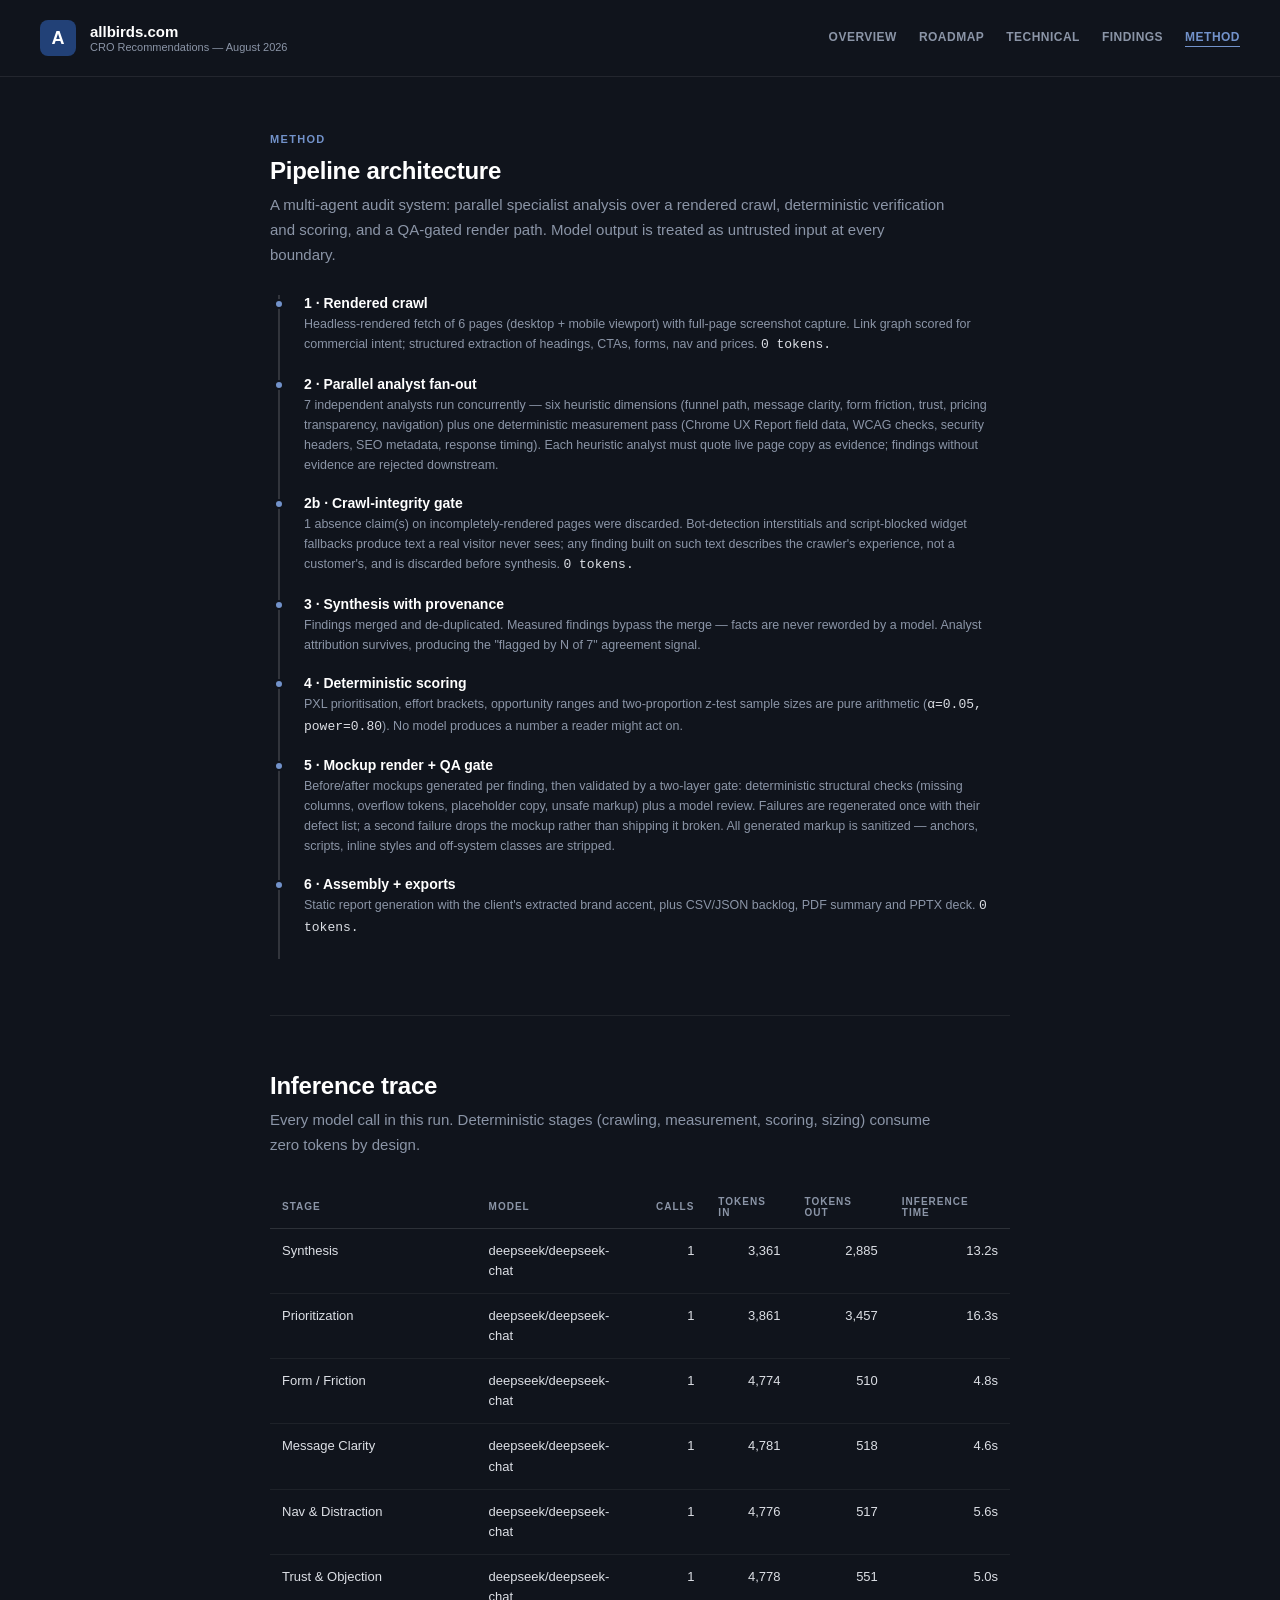
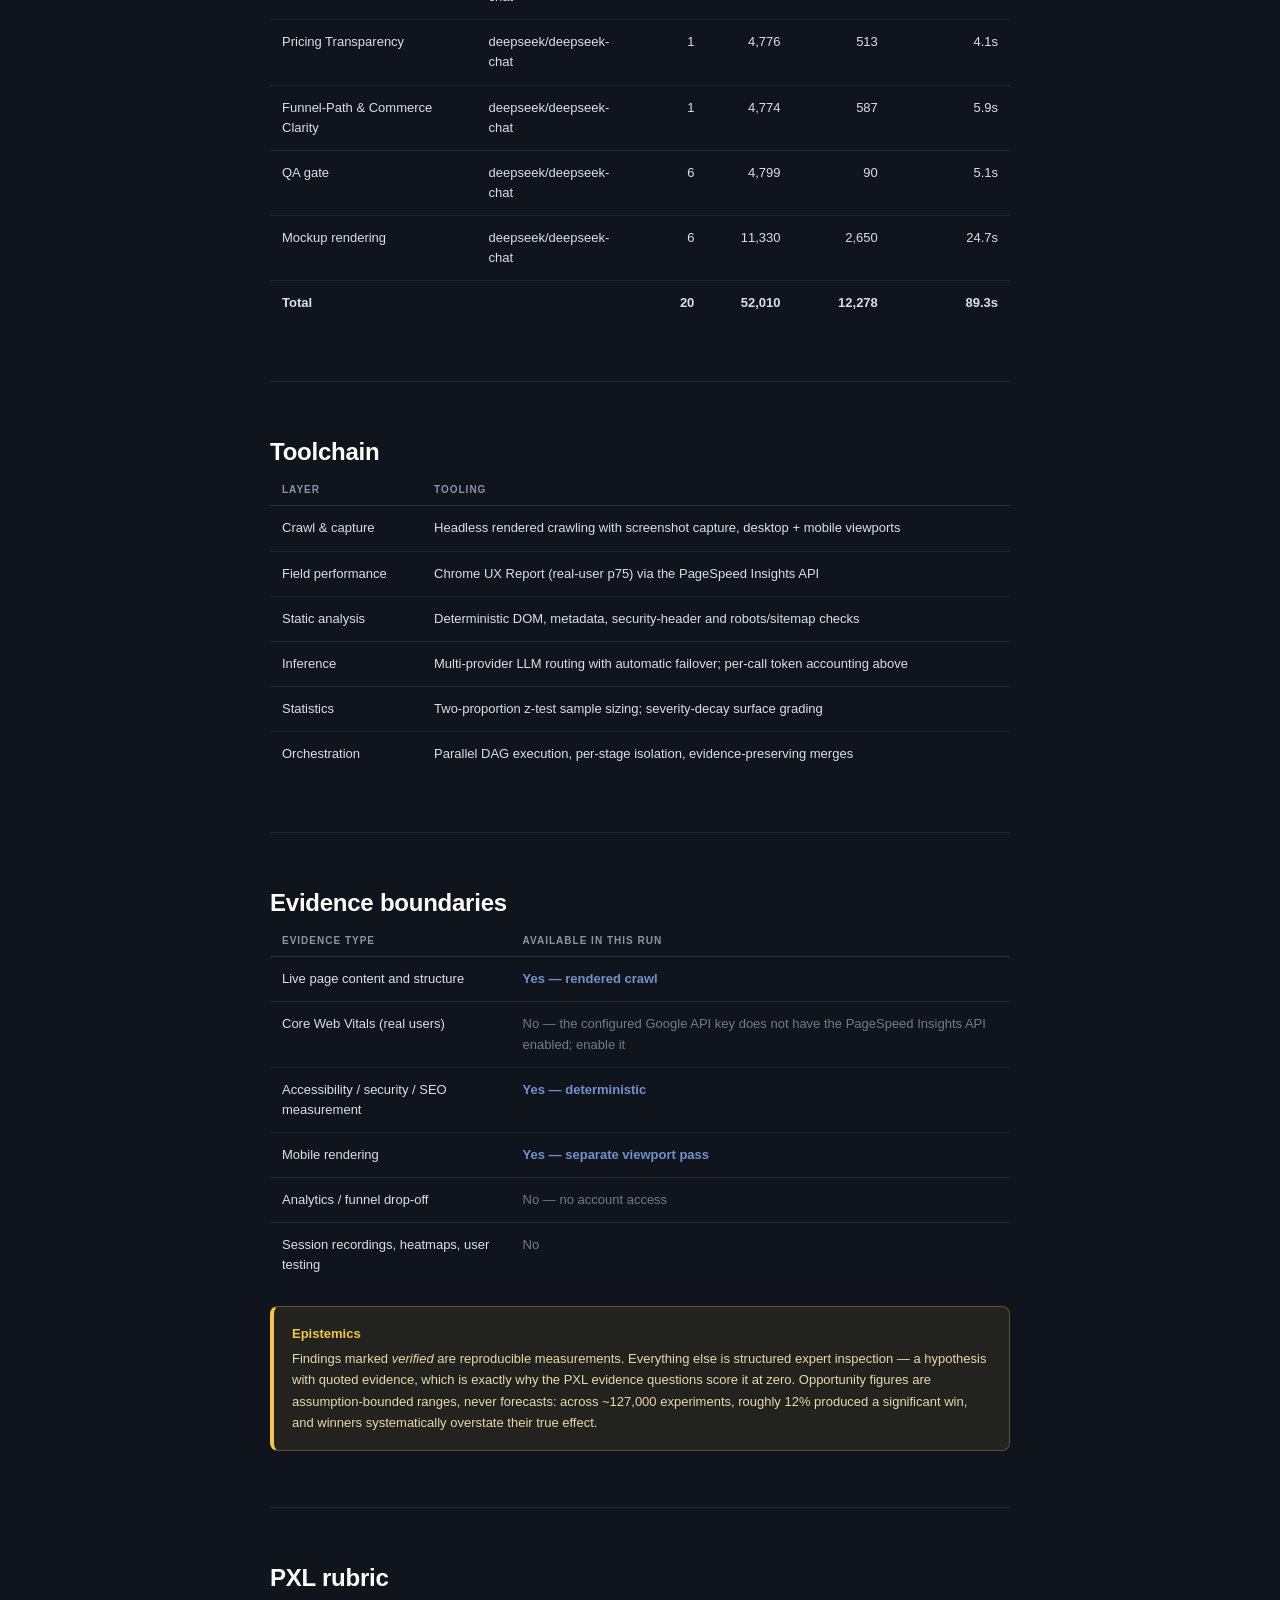
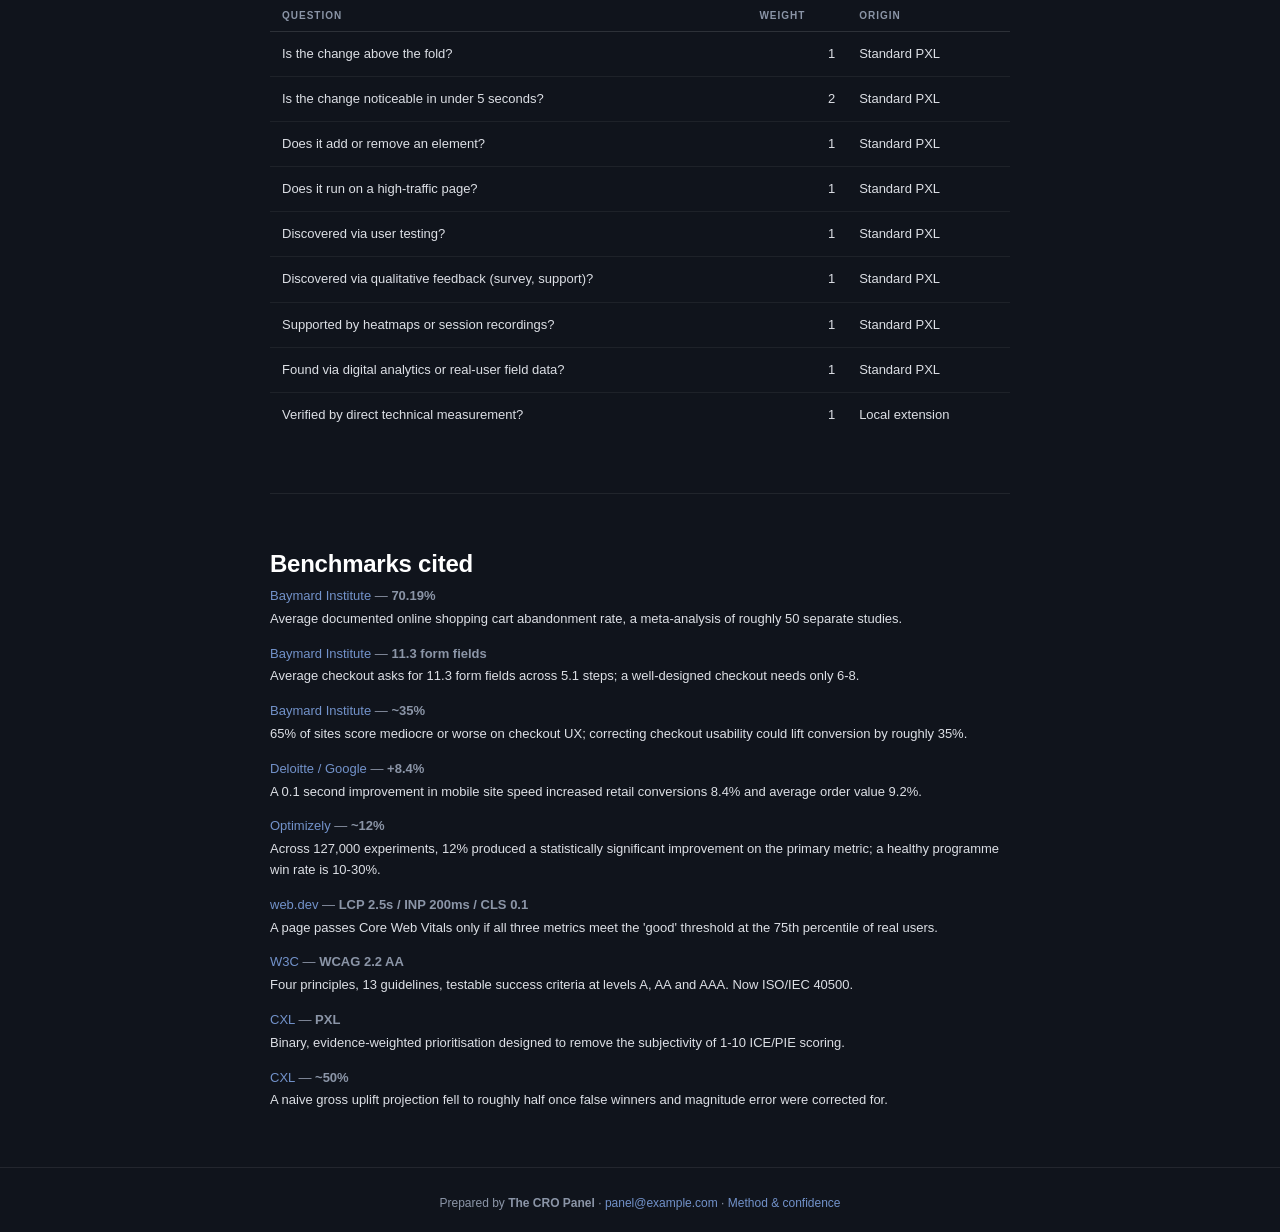
<file: methodology.html>
<!doctype html>
<html lang="en">
<head>
<meta charset="utf-8">
<meta name="viewport" content="width=device-width, initial-scale=1.0">
<title>Method — allbirds.com</title>
<link rel="stylesheet" href="cro_system.css">
<style>:root{--green:#224177;--teal:#7292ca;--navy:#10141c;--mid:#171d29;--light:#212a3b;--muted:#8b95a7;--off:#dcdfe5;}</style></head>
<body>
<header>
  <a class="logo-area" href="index.html" style="text-decoration:none">
    <div class="logo-dot">A</div>
    <div>
      <div class="logo-text">allbirds.com</div>
      <div class="logo-sub">CRO Recommendations — August 2026</div>
    </div>
  </a>
  <nav class="nav"><a href="index.html">Overview</a><a href="roadmap.html">Roadmap</a><a href="technical.html">Technical</a><a href="appendix.html">Findings</a><a href="methodology.html" class="active">Method</a></nav>
</header>

<div class="wrap-narrow">
  <div class="section">
    <div class="eyebrow-label">Method</div>
    <h2 class="section-title">Pipeline architecture</h2>
    <p class="section-intro">A multi-agent audit system: parallel specialist analysis over a
      rendered crawl, deterministic verification and scoring, and a QA-gated render path.
      Model output is treated as untrusted input at every boundary.</p>
    
    <div class="trace">
      <div class="trace-step"><div class="t-name">1 · Rendered crawl</div>
        <div class="t-detail">Headless-rendered fetch of 6 pages (desktop + mobile
        viewport) with full-page screenshot capture. Link graph scored for commercial intent;
        structured extraction of headings, CTAs, forms, nav and prices. <span class="mono">0 tokens.</span></div></div>
      <div class="trace-step"><div class="t-name">2 · Parallel analyst fan-out</div>
        <div class="t-detail">7 independent analysts run concurrently — six
        heuristic dimensions (funnel path, message clarity, form friction, trust, pricing
        transparency, navigation) plus one deterministic measurement pass (Chrome UX Report
        field data, WCAG checks, security headers, SEO metadata, response timing). Each
        heuristic analyst must quote live page copy as evidence; findings without evidence
        are rejected downstream.</div></div>
      <div class="trace-step"><div class="t-name">2b · Crawl-integrity gate</div>
        <div class="t-detail">1 absence claim(s) on incompletely-rendered pages were discarded. Bot-detection interstitials and
        script-blocked widget fallbacks produce text a real visitor never sees; any finding
        built on such text describes the crawler's experience, not a customer's, and is
        discarded before synthesis. <span class="mono">0 tokens.</span></div></div>
      <div class="trace-step"><div class="t-name">3 · Synthesis with provenance</div>
        <div class="t-detail">Findings merged and de-duplicated. Measured findings bypass the
        merge — facts are never reworded by a model. Analyst attribution survives, producing
        the "flagged by N of 7" agreement signal.</div></div>
      <div class="trace-step"><div class="t-name">4 · Deterministic scoring</div>
        <div class="t-detail">PXL prioritisation, effort brackets, opportunity ranges and
        two-proportion z-test sample sizes are pure arithmetic
        (<span class="mono">α=0.05, power=0.80</span>). No model produces a number a reader
        might act on.</div></div>
      <div class="trace-step"><div class="t-name">5 · Mockup render + QA gate</div>
        <div class="t-detail">Before/after mockups generated per finding, then validated by a
        two-layer gate: deterministic structural checks (missing columns, overflow tokens,
        placeholder copy, unsafe markup) plus a model review. Failures are regenerated once
        with their defect list; a second failure drops the mockup rather than shipping it
        broken. All generated markup is sanitized — anchors, scripts, inline styles and
        off-system classes are stripped.</div></div>
      <div class="trace-step"><div class="t-name">6 · Assembly + exports</div>
        <div class="t-detail">Static report generation with the client's extracted brand
        accent, plus CSV/JSON backlog, PDF summary and PPTX deck. <span class="mono">0 tokens.</span></div></div>
    </div>
  </div>
  
  <div class="section">
    <h2 class="section-title">Inference trace</h2>
    <p class="section-intro">Every model call in this run. Deterministic stages
      (crawling, measurement, scoring, sizing) consume zero tokens by design.</p>
    <div class="tscroll"><table class="dtable">
      <thead><tr><th>Stage</th><th>Model</th><th class="num">Calls</th>
        <th class="num">Tokens in</th><th class="num">Tokens out</th><th class="num">Inference time</th></tr></thead>
      <tbody><tr><td>Synthesis</td><td>deepseek/deepseek-chat</td><td class='num'>1</td><td class='num'>3,361</td><td class='num'>2,885</td><td class='num'>13.2s</td></tr><tr><td>Prioritization</td><td>deepseek/deepseek-chat</td><td class='num'>1</td><td class='num'>3,861</td><td class='num'>3,457</td><td class='num'>16.3s</td></tr><tr><td>Form / Friction</td><td>deepseek/deepseek-chat</td><td class='num'>1</td><td class='num'>4,774</td><td class='num'>510</td><td class='num'>4.8s</td></tr><tr><td>Message Clarity</td><td>deepseek/deepseek-chat</td><td class='num'>1</td><td class='num'>4,781</td><td class='num'>518</td><td class='num'>4.6s</td></tr><tr><td>Nav &amp; Distraction</td><td>deepseek/deepseek-chat</td><td class='num'>1</td><td class='num'>4,776</td><td class='num'>517</td><td class='num'>5.6s</td></tr><tr><td>Trust &amp; Objection</td><td>deepseek/deepseek-chat</td><td class='num'>1</td><td class='num'>4,778</td><td class='num'>551</td><td class='num'>5.0s</td></tr><tr><td>Pricing Transparency</td><td>deepseek/deepseek-chat</td><td class='num'>1</td><td class='num'>4,776</td><td class='num'>513</td><td class='num'>4.1s</td></tr><tr><td>Funnel-Path &amp; Commerce Clarity</td><td>deepseek/deepseek-chat</td><td class='num'>1</td><td class='num'>4,774</td><td class='num'>587</td><td class='num'>5.9s</td></tr><tr><td>QA gate</td><td>deepseek/deepseek-chat</td><td class='num'>6</td><td class='num'>4,799</td><td class='num'>90</td><td class='num'>5.1s</td></tr><tr><td>Mockup rendering</td><td>deepseek/deepseek-chat</td><td class='num'>6</td><td class='num'>11,330</td><td class='num'>2,650</td><td class='num'>24.7s</td></tr>
      <tr><td><strong>Total</strong></td><td></td><td class="num"><strong>20</strong></td>
        <td class="num"><strong>52,010</strong></td><td class="num"><strong>12,278</strong></td>
        <td class="num"><strong>89.3s</strong></td></tr></tbody></table></div>
  </div>
  <div class="section">
    <h2 class="section-title">Toolchain</h2>
    <div class="tscroll"><table class="dtable">
      <thead><tr><th>Layer</th><th>Tooling</th></tr></thead>
      <tbody>
        <tr><td>Crawl &amp; capture</td><td>Headless rendered crawling with screenshot capture, desktop + mobile viewports</td></tr>
        <tr><td>Field performance</td><td>Chrome UX Report (real-user p75) via the PageSpeed Insights API</td></tr>
        <tr><td>Static analysis</td><td>Deterministic DOM, metadata, security-header and robots/sitemap checks</td></tr>
        <tr><td>Inference</td><td>Multi-provider LLM routing with automatic failover; per-call token accounting above</td></tr>
        <tr><td>Statistics</td><td>Two-proportion z-test sample sizing; severity-decay surface grading</td></tr>
        <tr><td>Orchestration</td><td>Parallel DAG execution, per-stage isolation, evidence-preserving merges</td></tr>
      </tbody></table></div>
  </div>

  <div class="section">
    <h2 class="section-title">Evidence boundaries</h2>
    <div class="tscroll"><table class="dtable">
      <thead><tr><th>Evidence type</th><th>Available in this run</th></tr></thead>
      <tbody>
        <tr><td>Live page content and structure</td><td class="yes">Yes — rendered crawl</td></tr>
        <tr><td>Core Web Vitals (real users)</td><td class="no">No — the configured Google API key does not have the PageSpeed Insights API enabled; enable it </td></tr>
        <tr><td>Accessibility / security / SEO measurement</td><td class="yes">Yes — deterministic</td></tr>
        <tr><td>Mobile rendering</td><td class="yes">Yes — separate viewport pass</td></tr>
        <tr><td>Analytics / funnel drop-off</td><td class="no">No — no account access</td></tr>
        <tr><td>Session recordings, heatmaps, user testing</td><td class="no">No</td></tr>
      </tbody></table></div>
    <div class="caveat" style="margin-top:18px">
      <strong>Epistemics</strong>
      Findings marked <em>verified</em> are reproducible measurements. Everything else is
      structured expert inspection — a hypothesis with quoted evidence, which is exactly why
      the PXL evidence questions score it at zero. Opportunity figures are assumption-bounded
      ranges, never forecasts: across ~127,000 experiments, roughly 12% produced a significant
      win, and winners systematically overstate their true effect.
    </div>
  </div>

  <div class="section">
    <h2 class="section-title">PXL rubric</h2>
    <div class="tscroll"><table class="dtable">
      <thead><tr><th>Question</th><th class="num">Weight</th><th>Origin</th></tr></thead>
      <tbody><tr><td>Is the change above the fold?</td><td class="num">1</td><td>Standard PXL</td></tr><tr><td>Is the change noticeable in under 5 seconds?</td><td class="num">2</td><td>Standard PXL</td></tr><tr><td>Does it add or remove an element?</td><td class="num">1</td><td>Standard PXL</td></tr><tr><td>Does it run on a high-traffic page?</td><td class="num">1</td><td>Standard PXL</td></tr><tr><td>Discovered via user testing?</td><td class="num">1</td><td>Standard PXL</td></tr><tr><td>Discovered via qualitative feedback (survey, support)?</td><td class="num">1</td><td>Standard PXL</td></tr><tr><td>Supported by heatmaps or session recordings?</td><td class="num">1</td><td>Standard PXL</td></tr><tr><td>Found via digital analytics or real-user field data?</td><td class="num">1</td><td>Standard PXL</td></tr><tr><td>Verified by direct technical measurement?</td><td class="num">1</td><td>Local extension</td></tr></tbody></table></div>
  </div>

  <div class="section">
    <h2 class="section-title">Benchmarks cited</h2>
    <ul class="sources"><li><a href="https://baymard.com/lists/cart-abandonment-rate">Baymard Institute</a> — <strong>70.19%</strong><span class="claim">Average documented online shopping cart abandonment rate, a meta-analysis of roughly 50 separate studies.</span></li><li><a href="https://baymard.com/blog/checkout-flow-average-form-fields">Baymard Institute</a> — <strong>11.3 form fields</strong><span class="claim">Average checkout asks for 11.3 form fields across 5.1 steps; a well-designed checkout needs only 6-8.</span></li><li><a href="https://baymard.com/research/checkout-usability">Baymard Institute</a> — <strong>~35%</strong><span class="claim">65% of sites score mediocre or worse on checkout UX; correcting checkout usability could lift conversion by roughly 35%.</span></li><li><a href="https://www.deloitte.com/ie/en/services/consulting/research/milliseconds-make-millions.html">Deloitte / Google</a> — <strong>+8.4%</strong><span class="claim">A 0.1 second improvement in mobile site speed increased retail conversions 8.4% and average order value 9.2%.</span></li><li><a href="https://www.optimizely.com/field-notes/guides/127000-experiments">Optimizely</a> — <strong>~12%</strong><span class="claim">Across 127,000 experiments, 12% produced a statistically significant improvement on the primary metric; a healthy programme win rate is 10-30%.</span></li><li><a href="https://web.dev/articles/vitals">web.dev</a> — <strong>LCP 2.5s / INP 200ms / CLS 0.1</strong><span class="claim">A page passes Core Web Vitals only if all three metrics meet the &#x27;good&#x27; threshold at the 75th percentile of real users.</span></li><li><a href="https://www.w3.org/WAI/standards-guidelines/wcag/">W3C</a> — <strong>WCAG 2.2 AA</strong><span class="claim">Four principles, 13 guidelines, testable success criteria at levels A, AA and AAA. Now ISO/IEC 40500.</span></li><li><a href="https://cxl.com/blog/better-way-prioritize-ab-tests/">CXL</a> — <strong>PXL</strong><span class="claim">Binary, evidence-weighted prioritisation designed to remove the subjectivity of 1-10 ICE/PIE scoring.</span></li><li><a href="https://cxl.com/blog/net-value-ab-testing/">CXL</a> — <strong>~50%</strong><span class="claim">A naive gross uplift projection fell to roughly half once false winners and magnitude error were corrected for.</span></li></ul>
  </div>
</div>
<div class="footer">
  Prepared by <strong>The CRO Panel</strong> · <a href="mailto:panel@example.com">panel@example.com</a> · <a href="methodology.html">Method &amp; confidence</a>
</div>
<div class="modal-overlay" id="modal-root"><div class="modal-box"></div></div>
<script>
(function(){
  var root=document.getElementById('modal-root');
  function close(){root.classList.remove('open');}
  document.addEventListener('click',function(e){
    var b=e.target.closest('[data-m]');
    if(b){var t=document.getElementById('m-'+b.getAttribute('data-m'));
      if(t){root.querySelector('.modal-box').innerHTML=
        '<button class="modal-close" aria-label="Close">\u00d7</button>'+t.innerHTML;
        root.classList.add('open');}return;}
    if(e.target.closest('.modal-close')||e.target===root)close();
  });
  document.addEventListener('keydown',function(e){if(e.key==='Escape')close();});
  function scale(){
    document.querySelectorAll('.card-preview .preview-inner').forEach(function(el){
      var w=el.parentElement.clientWidth;if(!w)return;
      var s=w/1280;el.style.transform='scale('+s+')';
      el.parentElement.style.height=Math.round(514*s)+'px';});
  }
  scale();window.addEventListener('resize',scale);
  function pos(){
    document.querySelectorAll('.shot-scroll[data-frac]').forEach(function(el){
      var img=el.querySelector('img');
      var go=function(){var f=parseFloat(el.getAttribute('data-frac'))||0;
        el.scrollTop=f*(el.scrollHeight-el.clientHeight);};
      if(img&&!img.complete){img.addEventListener('load',go);}else{go();}
    });
  }
  pos();
})();
</script>
</body>
</html>
</file>
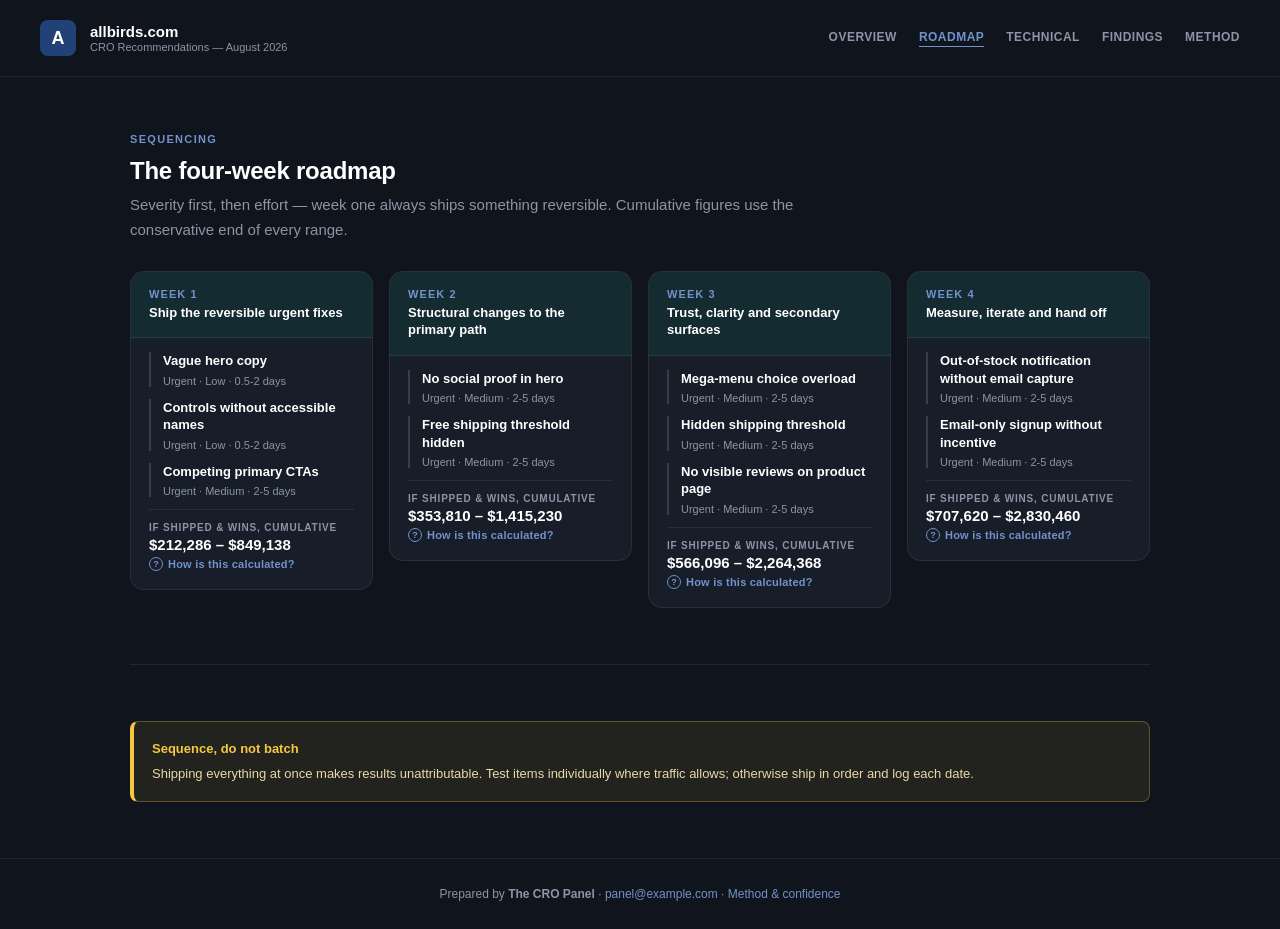
<file: roadmap.html>
<!doctype html>
<html lang="en">
<head>
<meta charset="utf-8">
<meta name="viewport" content="width=device-width, initial-scale=1.0">
<title>Roadmap — allbirds.com</title>
<link rel="stylesheet" href="cro_system.css">
<style>:root{--green:#224177;--teal:#7292ca;--navy:#10141c;--mid:#171d29;--light:#212a3b;--muted:#8b95a7;--off:#dcdfe5;}</style></head>
<body>
<header>
  <a class="logo-area" href="index.html" style="text-decoration:none">
    <div class="logo-dot">A</div>
    <div>
      <div class="logo-text">allbirds.com</div>
      <div class="logo-sub">CRO Recommendations — August 2026</div>
    </div>
  </a>
  <nav class="nav"><a href="index.html">Overview</a><a href="roadmap.html" class="active">Roadmap</a><a href="technical.html">Technical</a><a href="appendix.html">Findings</a><a href="methodology.html">Method</a></nav>
</header>

<div class="wrap">
  <div class="section">
    <div class="eyebrow-label">Sequencing</div>
    <h2 class="section-title">The four-week roadmap</h2>
    <p class="section-intro">Severity first, then effort — week one always ships
      something reversible. Cumulative figures use the conservative end of every range.</p>
    <div class="weeks"><div class="week">
      <div class="week-head"><div class="week-num">Week 1</div>
        <div class="week-theme">Ship the reversible urgent fixes</div></div>
      <div class="week-body"><div class="week-item"><a href="finding_2_vague_hero_copy.html">Vague hero copy</a><div class="wmeta">Urgent · Low · 0.5-2 days</div></div><div class="week-item"><a href="finding_10_controls_without_accessible_names.html">Controls without accessible names</a><div class="wmeta">Urgent · Low · 0.5-2 days</div></div><div class="week-item"><a href="finding_1_competing_primary_ctas.html">Competing primary CTAs</a><div class="wmeta">Urgent · Medium · 2-5 days</div></div>
        <div style="border-top:1px solid rgba(255,255,255,0.08);padding-top:12px">
          <div class="tlabel" style="font-size:10px;color:var(--muted);text-transform:uppercase;
            letter-spacing:0.08em;font-weight:700">If shipped &amp; wins, cumulative</div>
          <div style="color:var(--white);font-weight:800;font-size:15px;margin-top:3px">$212,286 – $849,138</div>
          <button class="explain" data-m="wk-1">How is this calculated?</button>
        </div>
      </div></div><div class="week">
      <div class="week-head"><div class="week-num">Week 2</div>
        <div class="week-theme">Structural changes to the primary path</div></div>
      <div class="week-body"><div class="week-item"><a href="finding_3_no_social_proof_in_hero.html">No social proof in hero</a><div class="wmeta">Urgent · Medium · 2-5 days</div></div><div class="week-item"><a href="finding_4_free_shipping_threshold_hidden.html">Free shipping threshold hidden</a><div class="wmeta">Urgent · Medium · 2-5 days</div></div>
        <div style="border-top:1px solid rgba(255,255,255,0.08);padding-top:12px">
          <div class="tlabel" style="font-size:10px;color:var(--muted);text-transform:uppercase;
            letter-spacing:0.08em;font-weight:700">If shipped &amp; wins, cumulative</div>
          <div style="color:var(--white);font-weight:800;font-size:15px;margin-top:3px">$353,810 – $1,415,230</div>
          <button class="explain" data-m="wk-2">How is this calculated?</button>
        </div>
      </div></div><div class="week">
      <div class="week-head"><div class="week-num">Week 3</div>
        <div class="week-theme">Trust, clarity and secondary surfaces</div></div>
      <div class="week-body"><div class="week-item"><a href="finding_5_mega_menu_choice_overload.html">Mega-menu choice overload</a><div class="wmeta">Urgent · Medium · 2-5 days</div></div><div class="week-item"><a href="finding_6_hidden_shipping_threshold.html">Hidden shipping threshold</a><div class="wmeta">Urgent · Medium · 2-5 days</div></div><div class="week-item"><a href="finding_7_no_visible_reviews_on_product_page.html">No visible reviews on product page</a><div class="wmeta">Urgent · Medium · 2-5 days</div></div>
        <div style="border-top:1px solid rgba(255,255,255,0.08);padding-top:12px">
          <div class="tlabel" style="font-size:10px;color:var(--muted);text-transform:uppercase;
            letter-spacing:0.08em;font-weight:700">If shipped &amp; wins, cumulative</div>
          <div style="color:var(--white);font-weight:800;font-size:15px;margin-top:3px">$566,096 – $2,264,368</div>
          <button class="explain" data-m="wk-3">How is this calculated?</button>
        </div>
      </div></div><div class="week">
      <div class="week-head"><div class="week-num">Week 4</div>
        <div class="week-theme">Measure, iterate and hand off</div></div>
      <div class="week-body"><div class="week-item"><a href="finding_8_out_of_stock_notification_without_email_capture.html">Out-of-stock notification without email capture</a><div class="wmeta">Urgent · Medium · 2-5 days</div></div><div class="week-item"><a href="finding_9_email_only_signup_without_incentive.html">Email-only signup without incentive</a><div class="wmeta">Urgent · Medium · 2-5 days</div></div>
        <div style="border-top:1px solid rgba(255,255,255,0.08);padding-top:12px">
          <div class="tlabel" style="font-size:10px;color:var(--muted);text-transform:uppercase;
            letter-spacing:0.08em;font-weight:700">If shipped &amp; wins, cumulative</div>
          <div style="color:var(--white);font-weight:800;font-size:15px;margin-top:3px">$707,620 – $2,830,460</div>
          <button class="explain" data-m="wk-4">How is this calculated?</button>
        </div>
      </div></div></div>
  </div>
  <div class="section">
    <div class="caveat"><strong>Sequence, do not batch</strong>
      Shipping everything at once makes results unattributable. Test items
      individually where traffic allows; otherwise ship in order and log each date.</div>
  </div>
</div>
<div class="footer">
  Prepared by <strong>The CRO Panel</strong> · <a href="mailto:panel@example.com">panel@example.com</a> · <a href="methodology.html">Method &amp; confidence</a>
</div>
<div class="modal-overlay" id="modal-root"><div class="modal-box"></div></div>
<template id="m-wk-1"><h3>Week 1 cumulative math</h3><p>The conservative (low) end of each shipped finding's range, summed through this week:</p><table><tr><th>Finding</th><th>Low end</th></tr><tr><td>Vague hero copy</td><td class='num'>$70,762</td></tr><tr><td>Controls without accessible names</td><td class='num'>$70,762</td></tr><tr><td>Competing primary CTAs</td><td class='num'>$70,762</td></tr></table><p>Every row is an assumption-bounded range, not a forecast — roughly 10–30% of A/B tests produce a significant win. The full arithmetic for any row is on its finding page.</p></template><template id="m-wk-2"><h3>Week 2 cumulative math</h3><p>The conservative (low) end of each shipped finding's range, summed through this week:</p><table><tr><th>Finding</th><th>Low end</th></tr><tr><td>Vague hero copy</td><td class='num'>$70,762</td></tr><tr><td>Controls without accessible names</td><td class='num'>$70,762</td></tr><tr><td>Competing primary CTAs</td><td class='num'>$70,762</td></tr><tr><td>No social proof in hero</td><td class='num'>$70,762</td></tr><tr><td>Free shipping threshold hidden</td><td class='num'>$70,762</td></tr></table><p>Every row is an assumption-bounded range, not a forecast — roughly 10–30% of A/B tests produce a significant win. The full arithmetic for any row is on its finding page.</p></template><template id="m-wk-3"><h3>Week 3 cumulative math</h3><p>The conservative (low) end of each shipped finding's range, summed through this week:</p><table><tr><th>Finding</th><th>Low end</th></tr><tr><td>Vague hero copy</td><td class='num'>$70,762</td></tr><tr><td>Controls without accessible names</td><td class='num'>$70,762</td></tr><tr><td>Competing primary CTAs</td><td class='num'>$70,762</td></tr><tr><td>No social proof in hero</td><td class='num'>$70,762</td></tr><tr><td>Free shipping threshold hidden</td><td class='num'>$70,762</td></tr><tr><td>Mega-menu choice overload</td><td class='num'>$70,762</td></tr><tr><td>Hidden shipping threshold</td><td class='num'>$70,762</td></tr><tr><td>No visible reviews on product page</td><td class='num'>$70,762</td></tr></table><p>Every row is an assumption-bounded range, not a forecast — roughly 10–30% of A/B tests produce a significant win. The full arithmetic for any row is on its finding page.</p></template><template id="m-wk-4"><h3>Week 4 cumulative math</h3><p>The conservative (low) end of each shipped finding's range, summed through this week:</p><table><tr><th>Finding</th><th>Low end</th></tr><tr><td>Vague hero copy</td><td class='num'>$70,762</td></tr><tr><td>Controls without accessible names</td><td class='num'>$70,762</td></tr><tr><td>Competing primary CTAs</td><td class='num'>$70,762</td></tr><tr><td>No social proof in hero</td><td class='num'>$70,762</td></tr><tr><td>Free shipping threshold hidden</td><td class='num'>$70,762</td></tr><tr><td>Mega-menu choice overload</td><td class='num'>$70,762</td></tr><tr><td>Hidden shipping threshold</td><td class='num'>$70,762</td></tr><tr><td>No visible reviews on product page</td><td class='num'>$70,762</td></tr><tr><td>Out-of-stock notification without email capture</td><td class='num'>$70,762</td></tr><tr><td>Email-only signup without incentive</td><td class='num'>$70,762</td></tr></table><p>Every row is an assumption-bounded range, not a forecast — roughly 10–30% of A/B tests produce a significant win. The full arithmetic for any row is on its finding page.</p></template><script>
(function(){
  var root=document.getElementById('modal-root');
  function close(){root.classList.remove('open');}
  document.addEventListener('click',function(e){
    var b=e.target.closest('[data-m]');
    if(b){var t=document.getElementById('m-'+b.getAttribute('data-m'));
      if(t){root.querySelector('.modal-box').innerHTML=
        '<button class="modal-close" aria-label="Close">\u00d7</button>'+t.innerHTML;
        root.classList.add('open');}return;}
    if(e.target.closest('.modal-close')||e.target===root)close();
  });
  document.addEventListener('keydown',function(e){if(e.key==='Escape')close();});
  function scale(){
    document.querySelectorAll('.card-preview .preview-inner').forEach(function(el){
      var w=el.parentElement.clientWidth;if(!w)return;
      var s=w/1280;el.style.transform='scale('+s+')';
      el.parentElement.style.height=Math.round(514*s)+'px';});
  }
  scale();window.addEventListener('resize',scale);
  function pos(){
    document.querySelectorAll('.shot-scroll[data-frac]').forEach(function(el){
      var img=el.querySelector('img');
      var go=function(){var f=parseFloat(el.getAttribute('data-frac'))||0;
        el.scrollTop=f*(el.scrollHeight-el.clientHeight);};
      if(img&&!img.complete){img.addEventListener('load',go);}else{go();}
    });
  }
  pos();
})();
</script>
</body>
</html>
</file>
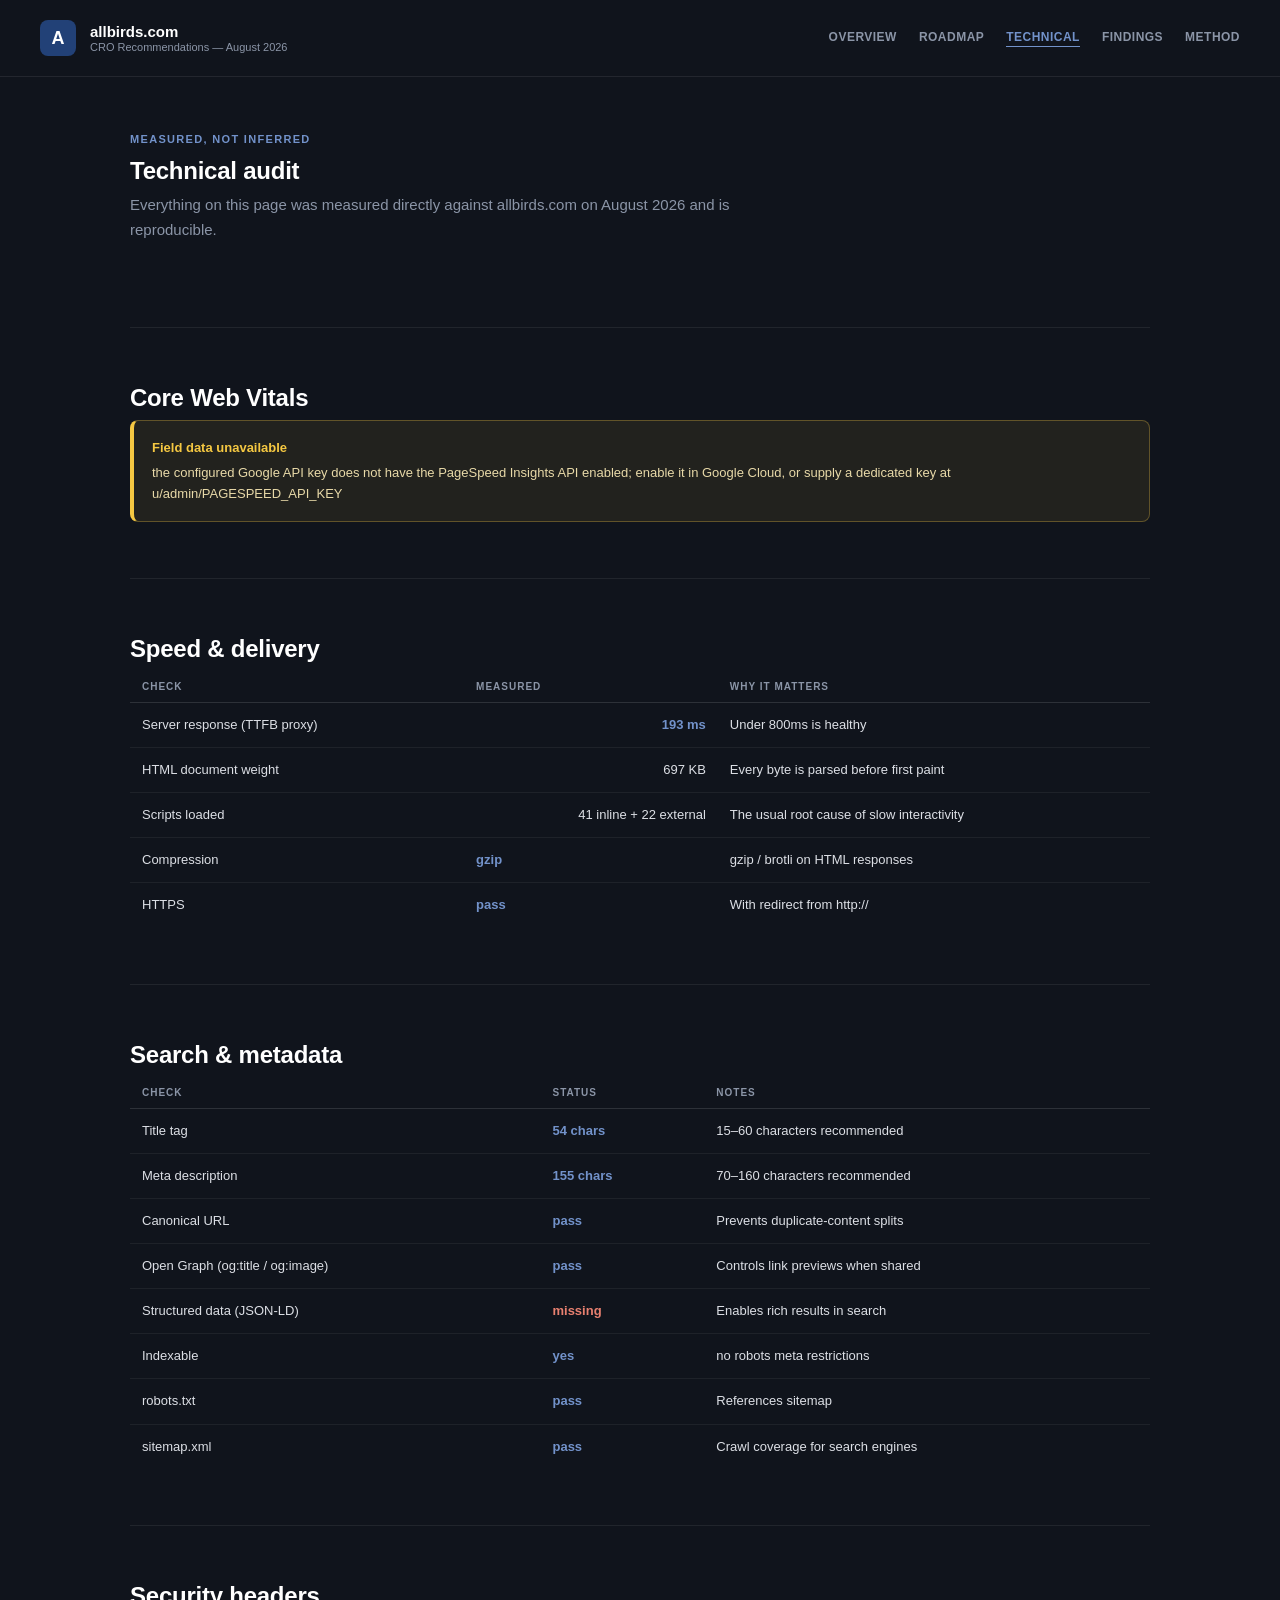
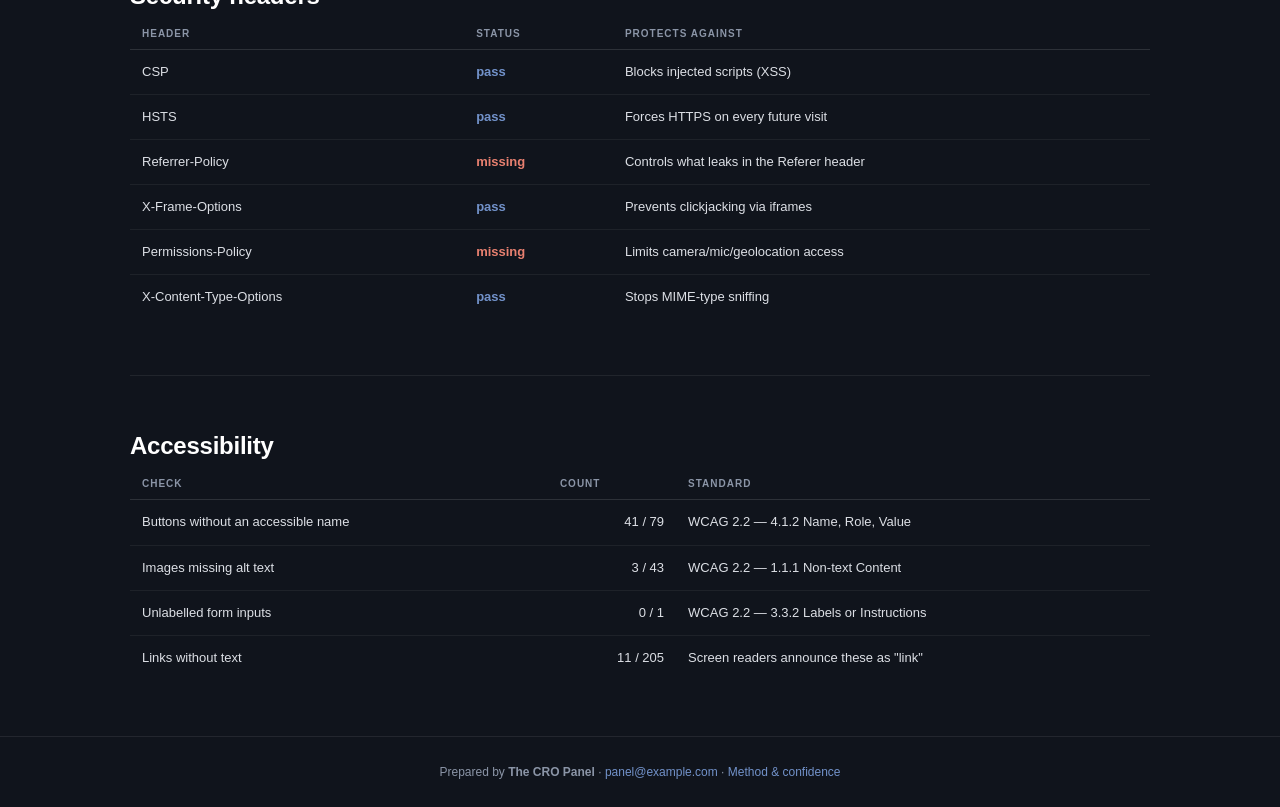
<file: technical.html>
<!doctype html>
<html lang="en">
<head>
<meta charset="utf-8">
<meta name="viewport" content="width=device-width, initial-scale=1.0">
<title>Technical — allbirds.com</title>
<link rel="stylesheet" href="cro_system.css">
<style>:root{--green:#224177;--teal:#7292ca;--navy:#10141c;--mid:#171d29;--light:#212a3b;--muted:#8b95a7;--off:#dcdfe5;}</style></head>
<body>
<header>
  <a class="logo-area" href="index.html" style="text-decoration:none">
    <div class="logo-dot">A</div>
    <div>
      <div class="logo-text">allbirds.com</div>
      <div class="logo-sub">CRO Recommendations — August 2026</div>
    </div>
  </a>
  <nav class="nav"><a href="index.html">Overview</a><a href="roadmap.html">Roadmap</a><a href="technical.html" class="active">Technical</a><a href="appendix.html">Findings</a><a href="methodology.html">Method</a></nav>
</header>

<div class="wrap">
  <div class="section">
    <div class="eyebrow-label">Measured, not inferred</div>
    <h2 class="section-title">Technical audit</h2>
    <p class="section-intro">Everything on this page was measured directly against
      allbirds.com on August 2026 and is reproducible.</p>
  </div>

  <div class="section">
    <h2 class="section-title">Core Web Vitals</h2>
    <div class="caveat"><strong>Field data unavailable</strong>the configured Google API key does not have the PageSpeed Insights API enabled; enable it in Google Cloud, or supply a dedicated key at u/admin/PAGESPEED_API_KEY</div>
  </div>

  <div class="section">
    <h2 class="section-title">Speed &amp; delivery</h2>
    <div class="tscroll"><table class="dtable">
      <thead><tr><th>Check</th><th class="num">Measured</th><th>Why it matters</th></tr></thead>
      <tbody>
    <tr><td>Server response (TTFB proxy)</td>
      <td class="num"><span class="check-pass">193 ms</span></td>
      <td>Under 800ms is healthy</td></tr>
    <tr><td>HTML document weight</td><td class="num">697 KB</td>
      <td>Every byte is parsed before first paint</td></tr>
    <tr><td>Scripts loaded</td>
      <td class="num">41 inline + 22 external</td>
      <td>The usual root cause of slow interactivity</td></tr>
    <tr><td>Compression</td><td><span class="check-pass">gzip</span></td>
      <td>gzip / brotli on HTML responses</td></tr>
    <tr><td>HTTPS</td><td><span class="check-pass">pass</span></td><td>With redirect from http://</td></tr></tbody></table></div>
  </div>

  <div class="section">
    <h2 class="section-title">Search &amp; metadata</h2>
    
    <div class="tscroll"><table class="dtable">
      <thead><tr><th>Check</th><th>Status</th><th>Notes</th></tr></thead>
      <tbody>
    <tr><td>Title tag</td><td><span class="check-pass">54 chars</span></td>
      <td>15–60 characters recommended</td></tr>
    <tr><td>Meta description</td><td><span class="check-pass">155 chars</span></td>
      <td>70–160 characters recommended</td></tr>
    <tr><td>Canonical URL</td><td><span class="check-pass">pass</span></td><td>Prevents duplicate-content splits</td></tr>
    <tr><td>Open Graph (og:title / og:image)</td><td><span class="check-pass">pass</span></td>
      <td>Controls link previews when shared</td></tr>
    <tr><td>Structured data (JSON-LD)</td><td><span class="check-fail">missing</span></td>
      <td>Enables rich results in search</td></tr>
    <tr><td>Indexable</td><td><span class="check-pass">yes</span></td>
      <td>no robots meta restrictions</td></tr>
    <tr><td>robots.txt</td><td><span class="check-pass">pass</span></td>
      <td>References sitemap</td></tr>
    <tr><td>sitemap.xml</td><td><span class="check-pass">pass</span></td>
      <td>Crawl coverage for search engines</td></tr></tbody></table></div>
  </div>

  <div class="section">
    <h2 class="section-title">Security headers</h2>
    <div class="tscroll"><table class="dtable">
      <thead><tr><th>Header</th><th>Status</th><th>Protects against</th></tr></thead>
      <tbody><tr><td>CSP</td><td><span class="check-pass">pass</span></td><td>Blocks injected scripts (XSS)</td></tr><tr><td>HSTS</td><td><span class="check-pass">pass</span></td><td>Forces HTTPS on every future visit</td></tr><tr><td>Referrer-Policy</td><td><span class="check-fail">missing</span></td><td>Controls what leaks in the Referer header</td></tr><tr><td>X-Frame-Options</td><td><span class="check-pass">pass</span></td><td>Prevents clickjacking via iframes</td></tr><tr><td>Permissions-Policy</td><td><span class="check-fail">missing</span></td><td>Limits camera/mic/geolocation access</td></tr><tr><td>X-Content-Type-Options</td><td><span class="check-pass">pass</span></td><td>Stops MIME-type sniffing</td></tr></tbody></table></div>
  </div>

  <div class="section">
    <h2 class="section-title">Accessibility</h2>
    <div class="tscroll"><table class="dtable">
      <thead><tr><th>Check</th><th class="num">Count</th><th>Standard</th></tr></thead>
      <tbody>
    <tr><td>Buttons without an accessible name</td>
      <td class="num">41 / 79</td>
      <td>WCAG 2.2 — 4.1.2 Name, Role, Value</td></tr>
    <tr><td>Images missing alt text</td>
      <td class="num">3 / 43</td>
      <td>WCAG 2.2 — 1.1.1 Non-text Content</td></tr>
    <tr><td>Unlabelled form inputs</td>
      <td class="num">0 / 1</td>
      <td>WCAG 2.2 — 3.3.2 Labels or Instructions</td></tr>
    <tr><td>Links without text</td>
      <td class="num">11 / 205</td>
      <td>Screen readers announce these as "link"</td></tr></tbody></table></div>
  </div>
</div>
<div class="footer">
  Prepared by <strong>The CRO Panel</strong> · <a href="mailto:panel@example.com">panel@example.com</a> · <a href="methodology.html">Method &amp; confidence</a>
</div>
<div class="modal-overlay" id="modal-root"><div class="modal-box"></div></div>
<script>
(function(){
  var root=document.getElementById('modal-root');
  function close(){root.classList.remove('open');}
  document.addEventListener('click',function(e){
    var b=e.target.closest('[data-m]');
    if(b){var t=document.getElementById('m-'+b.getAttribute('data-m'));
      if(t){root.querySelector('.modal-box').innerHTML=
        '<button class="modal-close" aria-label="Close">\u00d7</button>'+t.innerHTML;
        root.classList.add('open');}return;}
    if(e.target.closest('.modal-close')||e.target===root)close();
  });
  document.addEventListener('keydown',function(e){if(e.key==='Escape')close();});
  function scale(){
    document.querySelectorAll('.card-preview .preview-inner').forEach(function(el){
      var w=el.parentElement.clientWidth;if(!w)return;
      var s=w/1280;el.style.transform='scale('+s+')';
      el.parentElement.style.height=Math.round(514*s)+'px';});
  }
  scale();window.addEventListener('resize',scale);
  function pos(){
    document.querySelectorAll('.shot-scroll[data-frac]').forEach(function(el){
      var img=el.querySelector('img');
      var go=function(){var f=parseFloat(el.getAttribute('data-frac'))||0;
        el.scrollTop=f*(el.scrollHeight-el.clientHeight);};
      if(img&&!img.complete){img.addEventListener('load',go);}else{go();}
    });
  }
  pos();
})();
</script>
</body>
</html>
</file>
<file: cro_system.css>
/* ============================================================
   CRO PANEL DESIGN SYSTEM
   Tokens and rules extracted verbatim from the reference
   deliverable (nomad-cro-mockups). Shared by the index page
   and every before/after mockup page.
   ============================================================ */

*, *::before, *::after { box-sizing: border-box; margin: 0; padding: 0; }

:root {
  --green:   #008061;
  --teal:    #3DB891;
  --navy:    #0A1628;
  --mid:     #112240;
  --light:   #1A3357;
  --muted:   #7A9E8E;
  --off:     #D8E8E0;
  --white:   #ffffff;
  --red:     #C0392B;
  --gold:    #F5C842;
}

body {
  font-family: -apple-system, BlinkMacSystemFont, 'Segoe UI', sans-serif;
  background: var(--navy);
  color: var(--white);
  min-height: 100vh;
}

/* ── Header ───────────────────────────────────────────────── */
header {
  border-bottom: 1px solid rgba(255,255,255,0.08);
  padding: 20px 40px;
  display: flex;
  align-items: center;
  justify-content: space-between;
}
.logo-area { display: flex; align-items: center; gap: 14px; }
.logo-dot {
  width: 36px; height: 36px;
  background: var(--green);
  border-radius: 8px;
  display: flex; align-items: center; justify-content: center;
  font-size: 18px; font-weight: 900; color: #fff;
}
.logo-text { font-size: 15px; font-weight: 700; color: var(--white); }
.logo-sub  { font-size: 11px; color: var(--muted); margin-top: 1px; }
.header-tag {
  background: rgba(0,128,97,0.15);
  border: 1px solid rgba(0,128,97,0.4);
  border-radius: 20px;
  padding: 5px 14px;
  font-size: 11px;
  font-weight: 700;
  color: var(--teal);
  letter-spacing: 0.06em;
  text-transform: uppercase;
}

/* ── Hero ─────────────────────────────────────────────────── */
.hero {
  text-align: center;
  padding: 72px 40px 56px;
  max-width: 780px;
  margin: 0 auto;
}
.hero-eyebrow {
  color: var(--teal);
  font-size: 11px;
  font-weight: 700;
  letter-spacing: 0.14em;
  text-transform: uppercase;
  margin-bottom: 16px;
}
.hero h1 {
  font-size: 42px;
  font-weight: 900;
  line-height: 1.1;
  margin-bottom: 16px;
  background: linear-gradient(135deg, #fff 60%, var(--teal));
  -webkit-background-clip: text;
  -webkit-text-fill-color: transparent;
  background-clip: text;
}
.hero p {
  color: var(--muted);
  font-size: 16px;
  line-height: 1.65;
  max-width: 560px;
  margin: 0 auto 32px;
}
.hero-meta {
  display: flex;
  align-items: center;
  justify-content: center;
  gap: 24px;
  font-size: 12px;
  color: rgba(255,255,255,0.35);
}
.hero-meta span { display: flex; align-items: center; gap: 6px; }
.hero-meta .dot { width: 4px; height: 4px; background: rgba(255,255,255,0.2); border-radius: 50%; }

/* ── Priority strip ───────────────────────────────────────── */
.priority-strip {
  display: flex;
  gap: 0;
  max-width: 900px;
  margin: 0 auto 64px;
  border-radius: 12px;
  overflow: hidden;
  border: 1px solid rgba(255,255,255,0.08);
}
.pitem {
  flex: 1;
  padding: 16px 14px;
  text-align: center;
  background: var(--mid);
  border-right: 1px solid rgba(255,255,255,0.06);
  transition: background 0.15s;
}
.pitem:last-child { border-right: none; }
.pitem:hover { background: var(--light); }
.pitem .pnum {
  font-size: 10px;
  font-weight: 700;
  letter-spacing: 0.1em;
  text-transform: uppercase;
  color: var(--muted);
  margin-bottom: 4px;
}
.pitem .ptitle {
  font-size: 12px;
  font-weight: 700;
  color: var(--white);
  line-height: 1.3;
}
.pitem .pbadge {
  display: inline-block;
  margin-top: 6px;
  font-size: 9px;
  font-weight: 700;
  letter-spacing: 0.06em;
  text-transform: uppercase;
  padding: 2px 8px;
  border-radius: 20px;
}
.badge-urgent { background: rgba(192,57,43,0.25); color: #e88070; }
.badge-high   { background: rgba(0,128,97,0.25);  color: var(--teal); }

/* ── Cards grid ───────────────────────────────────────────── */
.cards-section {
  max-width: 1100px;
  margin: 0 auto;
  padding: 0 40px 80px;
}
.section-label {
  font-size: 11px;
  font-weight: 700;
  letter-spacing: 0.12em;
  text-transform: uppercase;
  color: var(--muted);
  margin-bottom: 24px;
  padding-bottom: 10px;
  border-bottom: 1px solid rgba(255,255,255,0.08);
}
.cards { display: grid; grid-template-columns: repeat(2, 1fr); gap: 20px; }

.cards > .card {
  background: var(--mid);
  border: 1px solid rgba(255,255,255,0.07);
  border-radius: 16px;
  overflow: hidden;
  text-decoration: none;
  display: block;
  transition: transform 0.18s, border-color 0.18s, box-shadow 0.18s;
}
.cards > .card:hover {
  transform: translateY(-3px);
  border-color: rgba(0,128,97,0.5);
  box-shadow: 0 12px 40px rgba(0,0,0,0.35);
}

/* The preview is the real mockup markup, rendered at true page width
   (1280px, same as a mockup page) and scaled to fit the 500px card.
   Scale factor = 498 / 1280 = 0.389, so the card shows a faithful
   miniature of the page rather than a re-styled approximation. */
.card-preview {
  position: relative;
  height: 200px;
  overflow: hidden;
  background: var(--navy);
}
.card-preview .preview-inner {
  display: flex;
  width: 1280px;
  height: 514px;
  transform: scale(0.389);
  transform-origin: top left;
  pointer-events: none;
}
.preview-half {
  flex: 0 0 639px;
  width: 639px;
  display: flex;
  flex-direction: column;
  min-width: 0;
  overflow: hidden;
}
.preview-bar {
  padding: 8px 0;
  text-align: center;
  font-size: 9px;
  font-weight: 800;
  letter-spacing: 0.1em;
  text-transform: uppercase;
  flex-shrink: 0;
}
.bar-red   { background: #C0392B; color: #fff; }
.bar-green { background: #008061; color: #fff; }
.preview-body {
  flex: 1;
  display: flex;
  align-items: stretch;
  justify-content: stretch;
  background: var(--navy);
  overflow: hidden;
}
.preview-body > * { width: 100%; }
.preview-divider { width: 2px; background: rgba(255,255,255,0.1); flex-shrink: 0; }

/* The surface fills the preview viewport instead of its 520px page height. */
.preview-body .surface {
  min-height: 0;
  height: 100%;
  padding: 28px 32px;
  justify-content: flex-start;
}

/* ── Card body ────────────────────────────────────────────── */
.card-body { padding: 22px 24px 24px; }
.card-priority {
  display: flex;
  align-items: center;
  gap: 8px;
  margin-bottom: 10px;
}
.priority-num {
  width: 22px; height: 22px;
  border-radius: 6px;
  display: flex; align-items: center; justify-content: center;
  font-size: 11px; font-weight: 800; color: #fff;
  flex-shrink: 0;
}
.num-urgent { background: var(--red); }
.num-high   { background: var(--green); }
.priority-label {
  font-size: 10px;
  font-weight: 700;
  letter-spacing: 0.08em;
  text-transform: uppercase;
}
.label-urgent { color: #e88070; }
.label-high   { color: var(--teal); }
.card-body h2 {
  font-size: 17px;
  font-weight: 800;
  color: var(--white);
  line-height: 1.3;
  margin-bottom: 8px;
}
.card-body p {
  font-size: 13px;
  line-height: 1.6;
  color: var(--muted);
  margin-bottom: 14px;
}
.card-link {
  font-size: 12px;
  font-weight: 700;
  color: var(--teal);
  display: inline-flex;
  align-items: center;
  gap: 6px;
}
.card-link .arrow { transition: transform 0.15s; }
.cards > .card:hover .card-link .arrow { transform: translateX(3px); }

/* ── Footer ───────────────────────────────────────────────── */
.footer {
  border-top: 1px solid rgba(255,255,255,0.08);
  padding: 28px 40px;
  text-align: center;
  font-size: 12px;
  color: var(--muted);
}
.footer a { color: var(--teal); text-decoration: none; }

/* ============================================================
   MOCKUP PAGES — split-screen before / after
   ============================================================ */
body.mockup { background: #f0f0f0; }

.page { display: flex; gap: 0; width: 1280px; margin: 0 auto; }
.col  { flex: 1; display: flex; flex-direction: column; min-width: 0; }
.divider { width: 2px; background: rgba(0,0,0,0.12); flex-shrink: 0; }

.label-bar {
  text-align: center;
  padding: 14px 16px;
  white-space: nowrap;
  overflow: hidden;
  text-overflow: ellipsis;
  font-size: 13px;
  font-weight: 700;
  letter-spacing: 0.08em;
  text-transform: uppercase;
}
.label-current     { background: #c0392b; color: #fff; }
.label-recommended { background: #008061; color: #fff; }

/* The dark UI surface that holds the reproduced interface. */
.surface {
  background: var(--navy);
  min-height: 520px;
  display: flex;
  flex-direction: column;
  align-items: center;
  justify-content: center;
  padding: 60px 48px;
  text-align: center;
  position: relative;
  overflow: hidden;
  flex: 1;
}
.surface .eyebrow {
  color: var(--teal);
  font-size: 11px;
  font-weight: 700;
  letter-spacing: 0.12em;
  text-transform: uppercase;
  margin-bottom: 16px;
}
.surface h1 {
  color: var(--white);
  font-size: 38px;
  font-weight: 800;
  line-height: 1.15;
  margin-bottom: 14px;
  max-width: 560px;
}
.surface h2 {
  color: var(--white);
  font-size: 26px;
  font-weight: 800;
  line-height: 1.2;
  margin-bottom: 12px;
}
.surface h3 {
  color: var(--white);
  font-size: 18px;
  font-weight: 700;
  margin-bottom: 10px;
}
.surface p {
  color: #9bb8a8;
  font-size: 16px;
  line-height: 1.6;
  margin-bottom: 24px;
  max-width: 460px;
}
.surface ul { list-style: none; margin-bottom: 20px; }
.surface li {
  color: #a8d4be;
  font-size: 14px;
  line-height: 1.9;
  text-align: left;
}

span.btn-primary, span.btn-secondary { text-decoration: none; }
.btn-primary {
  background: var(--green);
  color: #fff;
  border: none;
  padding: 16px 32px;
  font-size: 15px;
  font-weight: 700;
  border-radius: 6px;
  cursor: pointer;
  display: inline-block;
  margin: 0 6px 12px;
  letter-spacing: 0.04em;
  text-transform: uppercase;
}
.btn-secondary {
  background: transparent;
  color: #fff;
  border: 2px solid rgba(255,255,255,0.4);
  padding: 14px 28px;
  font-size: 14px;
  font-weight: 600;
  border-radius: 6px;
  cursor: pointer;
  display: inline-block;
  margin: 0 6px 12px;
}

/* Form primitives for lead-capture mockups */
.field, .surface input, .surface select, .surface textarea {
  display: block;
  background: rgba(255,255,255,0.07);
  border: 1px solid rgba(255,255,255,0.14);
  border-radius: 5px;
  padding: 12px 14px;
  color: #cfe3d8;
  font-size: 13px;
  text-align: left;
  margin-bottom: 8px;
  width: 100%;
}
.field-label, .surface label {
  display: block;
  color: var(--muted);
  font-size: 10px;
  font-weight: 700;
  letter-spacing: 0.08em;
  text-transform: uppercase;
  text-align: left;
  margin-bottom: 4px;
  width: 100%;
}
.field.removed, .removed { opacity: 0.32; text-decoration: line-through; }
.surface input::placeholder, .surface textarea::placeholder { color: #7d94a4; }
.surface input:focus, .surface select:focus, .surface textarea:focus { outline: 2px solid var(--green); }
/* keep a label and its control stacked, never overlapping */
.surface form, .surface .form { width: 100%; max-width: 420px; }
.price {
  color: var(--white);
  font-size: 34px;
  font-weight: 900;
  line-height: 1;
  margin-bottom: 6px;
}
.pill {
  display: inline-block;
  background: rgba(255,255,255,0.06);
  border: 1px solid rgba(255,255,255,0.14);
  border-radius: 20px;
  padding: 4px 12px;
  color: var(--muted);
  font-size: 11px;
  margin: 0 4px 6px;
}

/* Callouts */
.problem-callout {
  background: rgba(232,93,74,0.18);
  border: 1px solid #e85d4a;
  border-left: 4px solid #e85d4a;
  border-radius: 6px;
  padding: 14px 16px;
  margin-top: 26px;
  color: #ffb3a7;
  font-size: 13px;
  line-height: 1.6;
  text-align: left;
  max-width: 520px;
}
.problem-callout strong { color: #ff8f7a; display: block; margin-bottom: 4px; }

.win-callout, .good-callout {
  background: rgba(0,128,97,0.15);
  border: 1px solid var(--green);
  border-left: 4px solid var(--green);
  border-radius: 6px;
  padding: 14px 16px;
  margin-top: 26px;
  color: #a8e8d0;
  font-size: 13px;
  line-height: 1.6;
  text-align: left;
  max-width: 520px;
}
.win-callout strong, .good-callout strong { color: var(--teal); display: block; margin-bottom: 4px; }

/* PROBLEM / FIX annotation panels beneath each column */
.annotation {
  background: #fff;
  border-left: 4px solid var(--red);
  padding: 22px 26px;
  color: #24303a;
  font-size: 14px;
  line-height: 1.65;
}
.annotation.good { border-left-color: var(--green); }
.annotation strong {
  display: block;
  font-size: 11px;
  font-weight: 800;
  letter-spacing: 0.1em;
  text-transform: uppercase;
  color: #6b7a86;
  margin-bottom: 8px;
}

/* ============================================================
   REPORT PAGES — scorecard, roadmap, findings, methodology
   Same tokens as the mockups; these are the surrounding document.
   ============================================================ */

.wrap { max-width: 1100px; margin: 0 auto; padding: 0 40px; }
.wrap-narrow { max-width: 820px; margin: 0 auto; padding: 0 40px; }

/* Header navigation */
.nav { display: flex; align-items: center; gap: 22px; }
.nav a {
  color: var(--muted); text-decoration: none; font-size: 12px;
  font-weight: 600; letter-spacing: 0.04em; text-transform: uppercase;
  padding-bottom: 2px; border-bottom: 1px solid transparent;
}
.nav a:hover { color: var(--off); }
.nav a.active { color: var(--teal); border-bottom-color: var(--teal); }

/* Section furniture */
.section { padding: 56px 0; border-top: 1px solid rgba(255,255,255,0.07); }
.section:first-of-type { border-top: none; }
.section h2.section-title {
  font-size: 24px; font-weight: 800; color: var(--white);
  margin-bottom: 8px; letter-spacing: -0.01em;
}
.section .section-intro {
  color: var(--muted); font-size: 15px; line-height: 1.65;
  max-width: 680px; margin-bottom: 28px;
}
.eyebrow-label {
  font-size: 11px; font-weight: 700; letter-spacing: 0.12em;
  text-transform: uppercase; color: var(--teal); margin-bottom: 12px;
}

/* Scorecard */
.scorecard {
  display: grid; grid-template-columns: 220px 1fr; gap: 28px;
  background: var(--mid); border: 1px solid rgba(255,255,255,0.08);
  border-radius: 16px; padding: 28px; align-items: center;
}
.grade-dial { text-align: center; }
.grade-letter {
  font-size: 72px; font-weight: 900; line-height: 1;
  background: linear-gradient(135deg, #fff 40%, var(--teal));
  -webkit-background-clip: text; -webkit-text-fill-color: transparent; background-clip: text;
}
.grade-score { color: var(--muted); font-size: 13px; margin-top: 6px; }
.surface-rows { display: flex; flex-direction: column; gap: 10px; }
.surface-row { display: grid; grid-template-columns: 1fr 90px 46px; gap: 14px; align-items: center; }
.surface-row .sname { font-size: 13px; color: var(--off); font-weight: 600; }
.bar-track { height: 8px; background: rgba(255,255,255,0.08); border-radius: 20px; overflow: hidden; }
.bar-fill { height: 100%; border-radius: 20px; background: var(--green); }
.bar-fill.warn { background: var(--gold); }
.bar-fill.bad  { background: var(--red); }
.surface-row .sgrade { font-size: 13px; font-weight: 800; color: var(--white); text-align: right; }

/* Stat tiles */
.tiles { display: grid; grid-template-columns: repeat(4, 1fr); gap: 16px; }
.tile {
  background: var(--mid); border: 1px solid rgba(255,255,255,0.08);
  border-radius: 12px; padding: 20px;
}
.tile .tval { font-size: 26px; font-weight: 900; color: var(--white); line-height: 1.1; }
.tile .tlabel {
  font-size: 11px; color: var(--muted); margin-top: 6px;
  letter-spacing: 0.06em; text-transform: uppercase; font-weight: 700;
}
.tile .tnote { font-size: 12px; color: var(--muted); margin-top: 8px; line-height: 1.5; }

/* Data tables */
.dtable { width: 100%; border-collapse: collapse; font-size: 13px; }
.dtable th {
  text-align: left; color: var(--muted); font-size: 10px; font-weight: 700;
  letter-spacing: 0.1em; text-transform: uppercase;
  padding: 10px 12px; border-bottom: 1px solid rgba(255,255,255,0.12);
}
.dtable td {
  padding: 12px; color: var(--off); border-bottom: 1px solid rgba(255,255,255,0.06);
  vertical-align: top; line-height: 1.55;
}
.dtable tr:last-child td { border-bottom: none; }
.dtable td.num { text-align: right; font-variant-numeric: tabular-nums; white-space: nowrap; }
.dtable .yes { color: var(--teal); font-weight: 700; }
.dtable .no  { color: #6a7f8c; }

/* Badges */
.badge {
  display: inline-block; font-size: 10px; font-weight: 700;
  letter-spacing: 0.06em; text-transform: uppercase;
  padding: 3px 9px; border-radius: 20px; white-space: nowrap;
}
.badge-urgent   { background: rgba(192,57,43,0.25); color: #e88070; }
.badge-high     { background: rgba(0,128,97,0.25);  color: var(--teal); }
.badge-medium   { background: rgba(245,200,66,0.18); color: var(--gold); }
.badge-verified { background: rgba(61,184,145,0.18); color: var(--teal); }
.badge-effort   { background: rgba(255,255,255,0.08); color: var(--off); }
.badge-row { display: flex; flex-wrap: wrap; gap: 8px; align-items: center; }

/* Evidence */
.evidence-list { list-style: none; display: flex; flex-direction: column; gap: 12px; }
.evidence-list li {
  background: rgba(255,255,255,0.03); border-left: 3px solid var(--teal);
  border-radius: 0 8px 8px 0; padding: 14px 16px;
  color: var(--off); font-size: 14px; line-height: 1.6;
}
.agreement {
  display: inline-flex; align-items: center; gap: 8px;
  background: rgba(0,128,97,0.12); border: 1px solid rgba(0,128,97,0.35);
  border-radius: 20px; padding: 6px 14px; color: var(--teal);
  font-size: 12px; font-weight: 700; margin-bottom: 18px;
}

/* Caveat / assumption box */
.caveat {
  background: rgba(245,200,66,0.08); border: 1px solid rgba(245,200,66,0.3);
  border-left: 4px solid var(--gold); border-radius: 8px;
  padding: 16px 18px; color: #e8d9a8; font-size: 13px; line-height: 1.65;
}
.caveat strong { color: var(--gold); display: block; margin-bottom: 4px; }

/* Dev spec */
.spec { display: grid; grid-template-columns: 170px 1fr; gap: 0; }
.spec dt {
  font-size: 10px; font-weight: 700; letter-spacing: 0.1em; text-transform: uppercase;
  color: var(--muted); padding: 12px 0; border-top: 1px solid rgba(255,255,255,0.07);
}
.spec dd {
  font-size: 14px; color: var(--off); line-height: 1.6;
  padding: 12px 0; border-top: 1px solid rgba(255,255,255,0.07);
}
.spec dt:first-of-type, .spec dd:first-of-type { border-top: none; }
.mono { font-family: ui-monospace, SFMono-Regular, Menlo, Consolas, monospace; font-size: 13px; }

/* Roadmap */
.weeks { display: grid; grid-template-columns: repeat(4, 1fr); gap: 16px; align-items: start; }
.week {
  background: var(--mid); border: 1px solid rgba(255,255,255,0.08);
  border-radius: 14px; overflow: hidden;
}
.week-head { padding: 16px 18px; background: rgba(0,128,97,0.14); border-bottom: 1px solid rgba(255,255,255,0.08); }
.week-num { font-size: 11px; font-weight: 800; letter-spacing: 0.1em; text-transform: uppercase; color: var(--teal); }
.week-theme { font-size: 13px; color: var(--white); font-weight: 700; margin-top: 4px; line-height: 1.35; }
.week-body { padding: 14px 18px 18px; display: flex; flex-direction: column; gap: 12px; }
.week-item { border-left: 2px solid rgba(255,255,255,0.14); padding-left: 12px; }
.week-item a { color: var(--white); font-size: 13px; font-weight: 700; text-decoration: none; line-height: 1.35; display: block; }
.week-item a:hover { color: var(--teal); }
.week-item .wmeta { font-size: 11px; color: var(--muted); margin-top: 5px; }
.week-empty { color: var(--muted); font-size: 12px; font-style: italic; }

/* Finding detail header */
.finding-head { padding: 40px 0 28px; }
.finding-head h1 {
  font-size: 34px; font-weight: 900; color: var(--white);
  line-height: 1.15; margin: 12px 0; letter-spacing: -0.02em;
}
.finding-head .thesis { color: var(--off); font-size: 17px; line-height: 1.65; max-width: 720px; }
.rank-chip {
  display: inline-flex; align-items: center; justify-content: center;
  width: 26px; height: 26px; border-radius: 7px; font-size: 12px; font-weight: 800; color: #fff;
}
.rank-urgent { background: var(--red); }
.rank-high   { background: var(--green); }
.rank-medium { background: #8a7320; }

/* Split view inside a finding page */
.split { display: flex; width: 100%; border-radius: 12px; overflow: hidden; border: 1px solid rgba(255,255,255,0.1); }
.split .col { flex: 1; min-width: 0; display: flex; flex-direction: column; }
.split .divider { width: 2px; background: rgba(255,255,255,0.12); }

/* Pager */
.pager { display: flex; justify-content: space-between; gap: 16px; padding: 32px 0 12px; }
.pager a { color: var(--teal); text-decoration: none; font-size: 13px; font-weight: 700; }
.pager a:hover { color: var(--off); }

/* Source list */
.sources { list-style: none; display: flex; flex-direction: column; gap: 14px; }
.sources li { color: var(--muted); font-size: 13px; line-height: 1.6; }
.sources a { color: var(--teal); text-decoration: none; }
.sources a:hover { text-decoration: underline; }
.sources .claim { color: var(--off); display: block; margin-top: 2px; }




/* ============================================================
   v3 — modals, screenshots, diff chips, thumbnails, downloads
   ============================================================ */

/* "How did we get this?" links + modal */
.explain {
  background: none; border: none; cursor: pointer;
  color: var(--teal); font-size: 11px; font-weight: 700;
  display: inline-flex; align-items: center; gap: 5px;
  padding: 4px 0 0; letter-spacing: 0.02em;
}
.explain::before {
  content: "?"; display: inline-flex; align-items: center; justify-content: center;
  width: 14px; height: 14px; border-radius: 50%;
  border: 1.5px solid currentColor; font-size: 9px; flex-shrink: 0;
}
.explain:hover { color: var(--off); }

.modal-overlay {
  position: fixed; inset: 0; background: rgba(4, 10, 20, 0.78);
  display: none; align-items: center; justify-content: center;
  z-index: 100; padding: 20px; backdrop-filter: blur(3px);
}
.modal-overlay.open { display: flex; }
.modal-box {
  background: var(--mid); border: 1px solid rgba(255,255,255,0.14);
  border-radius: 16px; max-width: 640px; width: 100%;
  max-height: 82vh; overflow-y: auto; padding: 28px 30px;
  box-shadow: 0 24px 80px rgba(0,0,0,0.5);
}
.modal-box h3 {
  color: var(--white); font-size: 17px; font-weight: 800; margin-bottom: 14px;
  padding-right: 40px;
}
.modal-box p { color: var(--off); font-size: 14px; line-height: 1.7; margin-bottom: 12px; }
.modal-box .formula {
  font-family: ui-monospace, SFMono-Regular, Menlo, Consolas, monospace;
  background: rgba(0,0,0,0.3); border: 1px solid rgba(255,255,255,0.1);
  border-radius: 8px; padding: 14px 16px; color: var(--teal);
  font-size: 13px; line-height: 1.7; margin: 12px 0; overflow-x: auto;
  white-space: pre-wrap;
}
.modal-box table { width: 100%; border-collapse: collapse; margin: 12px 0; font-size: 13px; }
.modal-box th { text-align: left; color: var(--muted); font-size: 10px;
  text-transform: uppercase; letter-spacing: 0.08em; padding: 8px 10px;
  border-bottom: 1px solid rgba(255,255,255,0.14); }
.modal-box td { color: var(--off); padding: 8px 10px; border-bottom: 1px solid rgba(255,255,255,0.06); }
.modal-box td.num { text-align: right; font-variant-numeric: tabular-nums; }
.modal-close {
  position: sticky; top: 0; float: right; margin: -8px -10px 0 0;
  background: rgba(255,255,255,0.08); border: none; color: var(--off);
  width: 30px; height: 30px; border-radius: 8px; cursor: pointer;
  font-size: 15px; line-height: 1;
}
.modal-close:hover { background: rgba(255,255,255,0.16); }

/* Real screenshots of the target site */
.shotwrap { position: relative; background: #fff; overflow: hidden; flex: 1; min-height: 440px; }
.shotwrap.shot-window img.shot { object-position: top center; }
.shot-scroll { position: absolute; inset: 0; overflow-y: auto; scrollbar-width: thin;
  scrollbar-color: rgba(255,255,255,0.35) transparent; }
.shot-scroll img.shot-full { display: block; width: 100%; height: auto; }
.shot-hint { position: absolute; top: 10px; right: 12px; z-index: 2;
  background: rgba(9,14,22,0.78); color: rgba(255,255,255,0.85);
  font-size: 10px; font-weight: 700; letter-spacing: 0.06em; text-transform: uppercase;
  padding: 4px 9px; border-radius: 20px; pointer-events: none; }
/* RECOMMENDED rendered over the dimmed real page for shared context */
.rec-stage { position: relative; min-height: 440px; overflow: hidden; flex: 1;
  background-size: cover; background-position: top center; }
.rec-stage .rec-dim { position: absolute; inset: 0;
  background: linear-gradient(rgba(9,14,22,0.90), rgba(9,14,22,0.96)); }
.rec-stage .rec-card { position: relative; z-index: 1; min-height: 100%;
  display: flex; align-items: center; justify-content: center; padding: 20px 22px; }
.rec-stage .rec-card > * { width: 100%; }
.shotwrap img.shot { display: block; width: 100%; height: 100%; object-fit: cover; object-position: top; }
.shot-tag {
  position: absolute; left: 14px; right: 14px; bottom: 14px;
  background: rgba(16, 24, 36, 0.92); border: 1px solid #e85d4a;
  border-left: 4px solid #e85d4a; border-radius: 8px;
  padding: 12px 14px; color: #ffc7bd; font-size: 13px; line-height: 1.55;
  backdrop-filter: blur(4px);
}
.shot-tag strong { color: #ff9583; display: block; margin-bottom: 3px; font-size: 12px; }
.preview-half .shotwrap { min-height: 0; }
.preview-half img.shot { height: 100%; }

/* Diff chips — what changed between the two sides */
.diff-chips {
  display: flex; flex-wrap: wrap; gap: 8px;
  padding: 12px 16px; background: rgba(0,0,0,0.25);
  border-bottom: 1px solid rgba(255,255,255,0.08);
}
.diff-chips .chip {
  display: inline-flex; align-items: center; gap: 6px;
  background: rgba(61,184,145,0.14); border: 1px solid rgba(61,184,145,0.4);
  border-radius: 20px; padding: 4px 12px;
  color: var(--teal); font-size: 11.5px; font-weight: 700; line-height: 1.35;
}
.diff-chips .chip::before { content: "→"; font-weight: 900; }

/* Findings list with thumbnails */
.finding-row {
  display: grid; grid-template-columns: 150px 1fr auto; gap: 18px;
  background: var(--mid); border: 1px solid rgba(255,255,255,0.08);
  border-radius: 14px; padding: 14px; margin-bottom: 14px;
  text-decoration: none; align-items: center;
  transition: border-color 0.15s, transform 0.15s;
}
.finding-row:hover { border-color: rgba(0,128,97,0.5); transform: translateY(-2px); }
.finding-thumb {
  width: 150px; height: 96px; border-radius: 8px; overflow: hidden;
  background: var(--navy); position: relative;
}
.finding-thumb img { width: 100%; height: 100%; object-fit: cover; object-position: top; }
.finding-thumb .mini-surface { transform: scale(0.28); transform-origin: top left; width: 536px; height: 343px; }
.finding-row .fr-body h3 { color: var(--white); font-size: 15px; font-weight: 800; margin-bottom: 4px; }
.finding-row .fr-body p { color: var(--muted); font-size: 12.5px; line-height: 1.5; }
.finding-row .fr-meta { text-align: right; display: flex; flex-direction: column; gap: 6px; align-items: flex-end; }

/* Download buttons */
.dl-row { display: flex; flex-wrap: wrap; gap: 10px; margin-top: 18px; }
.btn-dl {
  display: inline-flex; align-items: center; gap: 8px;
  background: rgba(0,128,97,0.16); border: 1px solid rgba(0,128,97,0.5);
  border-radius: 8px; padding: 9px 16px;
  color: var(--teal); font-size: 12.5px; font-weight: 700; text-decoration: none;
}
.btn-dl:hover { background: rgba(0,128,97,0.28); }
.btn-dl::before { content: "↓"; font-weight: 900; }

/* Technical audit page */
.tech-grid { display: grid; grid-template-columns: repeat(3, 1fr); gap: 16px; margin-bottom: 8px; }
.check-pass { color: var(--teal); font-weight: 700; }
.check-warn { color: var(--gold); font-weight: 700; }
.check-fail { color: #e88070; font-weight: 700; }

/* Method page telemetry */
.trace { border-left: 2px solid rgba(255,255,255,0.14); margin-left: 8px; }
.trace-step { position: relative; padding: 0 0 20px 24px; }
.trace-step::before {
  content: ""; position: absolute; left: -6px; top: 4px;
  width: 10px; height: 10px; border-radius: 50%;
  background: var(--teal); border: 2px solid var(--navy);
}
.trace-step .t-name { color: var(--white); font-size: 14px; font-weight: 800; }
.trace-step .t-detail { color: var(--muted); font-size: 12.5px; line-height: 1.6; margin-top: 3px; }
.trace-step .t-detail .mono { color: var(--off); }

/* Table scroll wrapper for small screens */
.tscroll { overflow-x: auto; -webkit-overflow-scrolling: touch; }

/* ============================================================
   Responsive — tablet and phone
   ============================================================ */
@media (max-width: 1180px) {
  .cards-section, .wrap { padding-left: 28px; padding-right: 28px; }
  .priority-strip { margin-left: 28px; margin-right: 28px; }
}

@media (max-width: 900px) {
  header { padding: 14px 20px; flex-wrap: wrap; gap: 12px; }
  .nav { gap: 14px; flex-wrap: wrap; }
  .hero { padding: 44px 20px 36px; }
  .hero h1 { font-size: clamp(30px, 7.5vw, 42px); }
  .hero p { font-size: 15px; }
  .hero-meta { flex-wrap: wrap; gap: 10px 18px; }

  .wrap, .wrap-narrow, .cards-section { padding-left: 20px; padding-right: 20px; }
  .section { padding: 40px 0; }

  .scorecard { grid-template-columns: 1fr; gap: 20px; padding: 22px; }
  .grade-letter { font-size: 56px; }
  .tiles, .tech-grid { grid-template-columns: repeat(2, 1fr); }
  .cards { grid-template-columns: 1fr; }
  .weeks { grid-template-columns: repeat(2, 1fr); }

  .priority-strip {
    margin-left: 20px; margin-right: 20px;
    display: grid; grid-template-columns: repeat(2, 1fr);
  }
  .pitem { border-right: none; border-bottom: 1px solid rgba(255,255,255,0.06); }

  .split { flex-direction: column; }
  .shotwrap { height: 340px; min-height: 0; max-height: none; flex: none; }
  .rec-stage { min-height: 0; }
  .split .divider { width: auto; height: 2px; }

  .spec { grid-template-columns: 1fr; }
  .spec dt { padding-bottom: 2px; border-top: 1px solid rgba(255,255,255,0.07); }
  .spec dd { padding-top: 2px; border-top: none; }

  .finding-row { grid-template-columns: 110px 1fr; }
  .finding-thumb { width: 110px; height: 72px; }
  .finding-row .fr-meta { grid-column: 1 / -1; flex-direction: row; }

  .dtable { font-size: 12px; }
  .dtable th, .dtable td { padding: 8px; }
  .finding-head h1 { font-size: clamp(24px, 6.5vw, 34px); }
}

@media (max-width: 600px) {
  .tiles, .tech-grid, .weeks, .priority-strip { grid-template-columns: 1fr; }
  .wrap, .wrap-narrow, .cards-section { padding-left: 14px; padding-right: 14px; }
  .priority-strip { margin-left: 14px; margin-right: 14px; }
  .hero { padding: 32px 14px 28px; }
  .modal-box { padding: 20px; }
  .tile .tval { font-size: 22px; }
  .card-body { padding: 16px 16px 18px; }
  .pager { flex-direction: column; }
}
</file>
